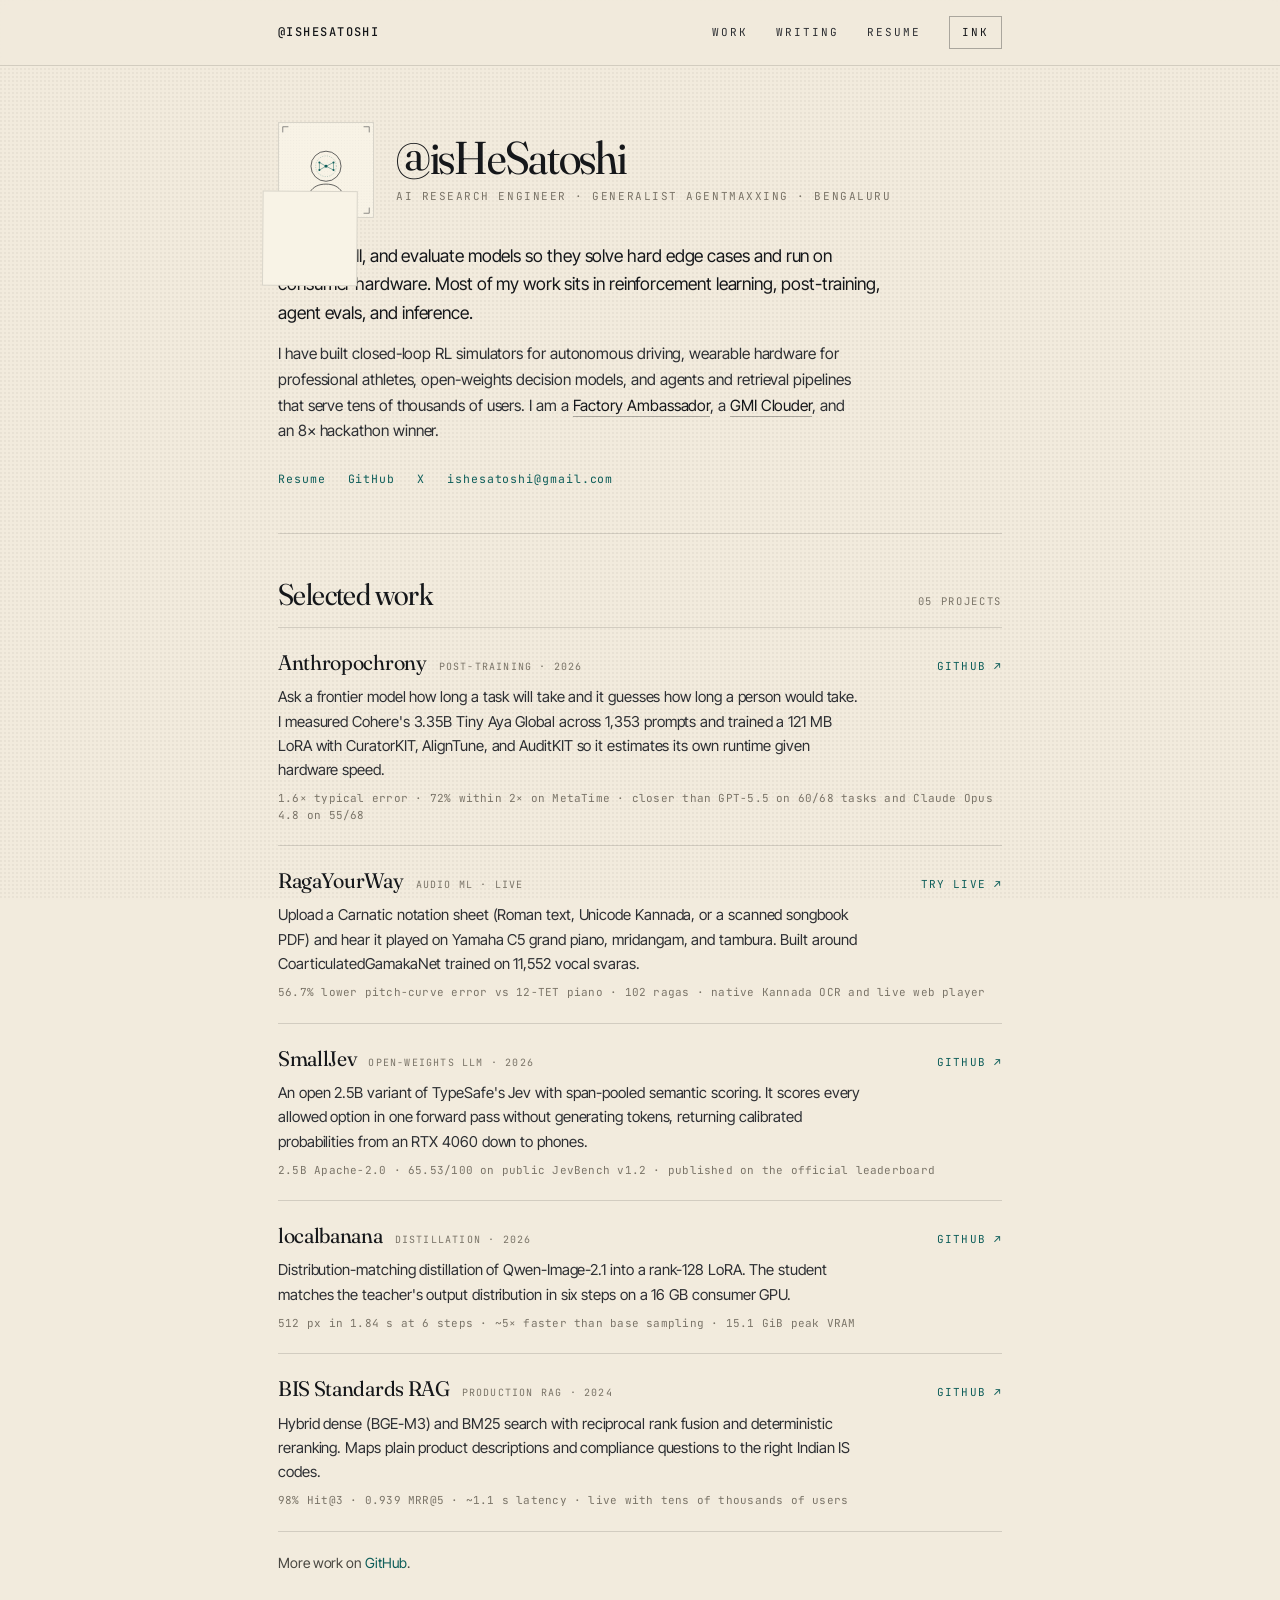
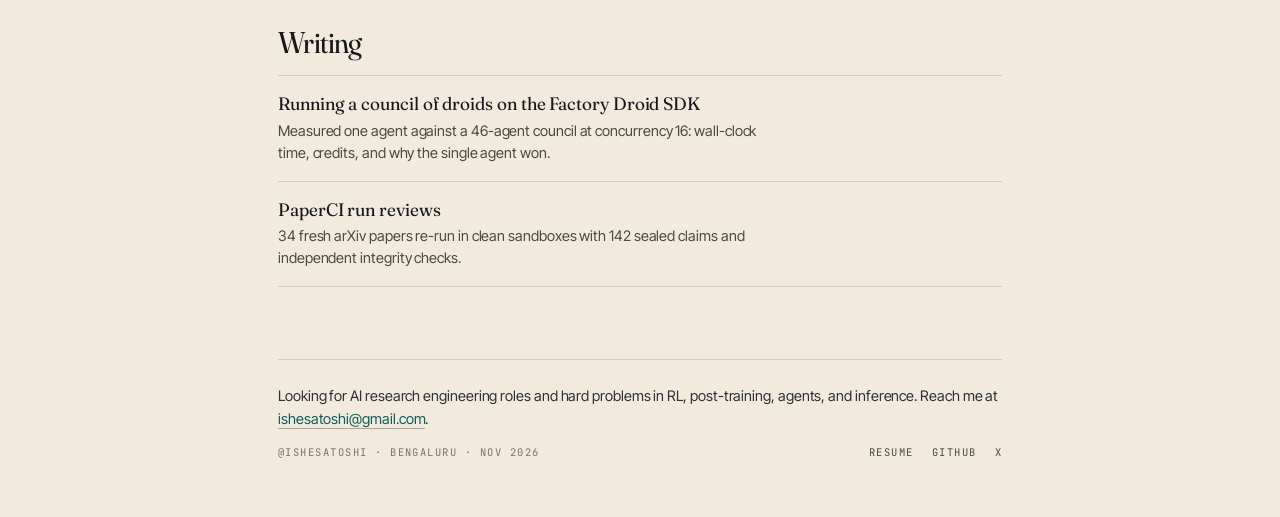
<file: index.html>
<!doctype html>
<html lang="en">
<head>
  <meta charset="UTF-8" />
  <meta name="viewport" content="width=device-width, initial-scale=1.0" />
  <meta name="theme-color" content="#F2EBDD" />
  <title>@isHeSatoshi</title>
  <meta name="description" content="@isHeSatoshi: AI research engineer, generalist agentmaxxing. Reinforcement learning, post-training, distillation, evals, and inference." />

  <link rel="icon" href="data:image/svg+xml;utf8,<svg xmlns='http://www.w3.org/2000/svg' viewBox='0 0 32 32'><rect width='32' height='32' fill='%23F2EBDD'/><circle cx='16' cy='16' r='9' fill='none' stroke='%2315171A' stroke-width='1.2'/><circle cx='16' cy='16' r='2.4' fill='%230E5E5A'/><line x1='16' y1='2' x2='16' y2='30' stroke='%2315171A' stroke-width='0.5'/><line x1='2' y1='16' x2='30' y2='16' stroke='%2315171A' stroke-width='0.5'/></svg>" />

  <link rel="preconnect" href="https://fonts.googleapis.com" />
  <link rel="preconnect" href="https://fonts.gstatic.com" crossorigin />
  <link href="https://fonts.googleapis.com/css2?family=Fraunces:opsz,wght,SOFT,WONK@9..144,300..700,0..100,0..1&family=Inter+Tight:wght@300;400;500;600;700&family=JetBrains+Mono:wght@300;400;500;600&display=swap" rel="stylesheet" />

  <link rel="stylesheet" href="styles.css" />

  <!-- Set theme before first paint to prevent surface flash -->
  <script>
    (function () {
      var k = 'ishesatoshi-theme', s = null;
      try { s = localStorage.getItem(k); } catch (e) {}
      var m = window.matchMedia('(prefers-color-scheme: dark)');
      var t = (s === 'ink' || s === 'paper') ? s : (m.matches ? 'ink' : 'paper');
      document.documentElement.setAttribute('data-theme', t);
    })();
  </script>
</head>
<body class="is-loading home">

  <a class="skip-link" href="#work">Skip to selected work</a>

  <!-- TOP NAV -->
  <header class="nav" role="banner">
    <div class="nav__inner nav__inner--narrow">
      <a class="nav__brand" href="#top" aria-label="Back to top">@isHeSatoshi</a>
      <nav class="nav__links" aria-label="Primary navigation">
        <a href="#work">Work</a>
        <a href="#writing">Writing</a>
        <a href="resume.html">Resume</a>
        <button class="nav__theme" type="button" data-theme-toggle aria-pressed="false">INK</button>
      </nav>
    </div>
    <span class="nav__progress" data-scroll-progress aria-hidden="true"></span>
  </header>

  <main class="home-shell" id="top">

    <!-- HERO -->
    <section class="hero" aria-labelledby="intro-title" data-chapter="Intro">
      <div class="hero__head">
        <figure class="hero__portrait" data-portrait-slot>
          <svg viewBox="0 0 200 200" class="scene-svg" aria-hidden="true">
            <defs>
              <pattern id="paperDots" x="0" y="0" width="6" height="6" patternUnits="userSpaceOnUse">
                <circle cx="0.6" cy="0.6" r="0.6" fill="#15171A" opacity="0.18"/>
              </pattern>
            </defs>
            <rect x="0" y="0" width="200" height="200" fill="url(#paperDots)"/>
            <path d="M8 8 L20 8 M8 8 L8 20" stroke="#15171A" stroke-width="1" fill="none"/>
            <path d="M192 8 L180 8 M192 8 L192 20" stroke="#15171A" stroke-width="1" fill="none"/>
            <path d="M8 192 L20 192 M8 192 L8 180" stroke="#15171A" stroke-width="1" fill="none"/>
            <path d="M192 192 L180 192 M192 192 L192 180" stroke="#15171A" stroke-width="1" fill="none"/>
            <path d="M55 200 C 55 150, 70 130, 100 130 C 130 130, 145 150, 145 200 Z" fill="none" stroke="#15171A" stroke-width="1.4" stroke-linejoin="round"/>
            <circle cx="100" cy="92" r="32" fill="none" stroke="#15171A" stroke-width="1.4"/>
            <g stroke="#0E5E5A" stroke-width="1" fill="none">
              <circle cx="100" cy="92" r="22" fill="none" stroke-dasharray="2 3" opacity="0.6"/>
              <line x1="86" y1="84" x2="100" y2="92"/>
              <line x1="100" y1="92" x2="116" y2="84"/>
              <line x1="86" y1="100" x2="100" y2="92"/>
              <line x1="100" y1="92" x2="116" y2="100"/>
              <line x1="86" y1="84" x2="86" y2="100"/>
              <line x1="116" y1="84" x2="116" y2="100"/>
            </g>
            <g fill="#0E5E5A">
              <circle cx="86" cy="84" r="2.2"/>
              <circle cx="86" cy="100" r="2.2"/>
              <circle cx="116" cy="84" r="2.2"/>
              <circle cx="116" cy="100" r="2.2"/>
              <circle cx="100" cy="92" r="3"/>
            </g>
          </svg>
          <div class="portrait-stage" data-companion role="button" tabindex="0" aria-label="Portrait companion: click to scroll to top">
            <span class="portrait-stage__aura" aria-hidden="true"></span>
            <video class="identity__film" data-film
                   data-src-light="assets/film/portrait.mp4"
                   data-poster-light="assets/film/portrait.jpg"
                   autoplay muted loop playsinline preload="auto"
                   disablepictureinpicture></video>
            <span class="portrait-stage__caption" data-companion-label aria-hidden="true"></span>
          </div>
        </figure>
        <div class="hero__title">
          <h1 id="intro-title">@isHeSatoshi</h1>
          <p class="hero__sub">AI Research Engineer &middot; Generalist Agentmaxxing &middot; Bengaluru</p>
        </div>
      </div>

      <p class="hero__lede">
        I train, distill, and evaluate models so they solve hard edge cases and run on consumer hardware. Most of my work sits in reinforcement learning, post-training, agent evals, and inference.
      </p>
      <p class="hero__body">
        I have built closed-loop RL simulators for autonomous driving, wearable hardware for professional athletes, open-weights decision models, and agents and retrieval pipelines that serve tens of thousands of users. I am a <a href="https://factory.ai" target="_blank" rel="noopener">Factory Ambassador</a>, a <a href="https://www.gmicloud.ai" target="_blank" rel="noopener">GMI Clouder</a>, and an 8&times; hackathon winner.
      </p>

      <ul class="hero__links" aria-label="Links">
        <li><a href="resume.html">Resume</a></li>
        <li><a href="https://github.com/isHeSatoshi" target="_blank" rel="noopener">GitHub</a></li>
        <li><a href="https://x.com/isHeSatoshi" target="_blank" rel="noopener">X</a></li>
        <li><a href="mailto:ishesatoshi@gmail.com">ishesatoshi@gmail.com</a></li>
      </ul>
    </section>

    <!-- SELECTED WORK -->
    <section class="block" id="work" aria-labelledby="work-title">
      <div class="block__head" data-reveal>
        <h2 id="work-title">Selected work</h2>
        <span class="block__meta">05 projects</span>
      </div>

      <ol class="work-list">

        <li class="work-item" data-reveal data-chapter="01 · Anthropochrony">
          <div class="work-item__top">
            <div class="work-item__heading">
              <h3><a href="https://github.com/isHeSatoshi/anthropochrony" target="_blank" rel="noopener">Anthropochrony</a></h3>
              <span class="work-item__tag">Post-training · 2026</span>
            </div>
            <a class="work-item__link" href="https://github.com/isHeSatoshi/anthropochrony" target="_blank" rel="noopener">GitHub <span aria-hidden="true">↗</span></a>
          </div>
          <p class="work-item__desc">
            Ask a frontier model how long a task will take and it guesses how long a person would take. I measured Cohere's 3.35B Tiny Aya Global across 1,353 prompts and trained a 121 MB LoRA with CuratorKIT, AlignTune, and AuditKIT so it estimates its own runtime given hardware speed.
          </p>
          <p class="work-item__stat">1.6&times; typical error &middot; 72% within 2&times; on MetaTime &middot; closer than GPT-5.5 on 60/68 tasks and Claude Opus 4.8 on 55/68</p>
        </li>

        <li class="work-item" data-reveal data-chapter="02 · RagaYourWay">
          <div class="work-item__top">
            <div class="work-item__heading">
              <h3><a href="https://ragayourway.pages.dev" target="_blank" rel="noopener">RagaYourWay</a></h3>
              <span class="work-item__tag">Audio ML · Live</span>
            </div>
            <a class="work-item__link" href="https://ragayourway.pages.dev" target="_blank" rel="noopener">Try live <span aria-hidden="true">↗</span></a>
          </div>
          <p class="work-item__desc">
            Upload a Carnatic notation sheet (Roman text, Unicode Kannada, or a scanned songbook PDF) and hear it played on Yamaha C5 grand piano, mridangam, and tambura. Built around CoarticulatedGamakaNet trained on 11,552 vocal svaras.
          </p>
          <p class="work-item__stat">56.7% lower pitch-curve error vs 12-TET piano &middot; 102 ragas &middot; native Kannada OCR and live web player</p>
        </li>

        <li class="work-item" data-reveal data-chapter="03 · SmallJev">
          <div class="work-item__top">
            <div class="work-item__heading">
              <h3><a href="https://github.com/isHeSatoshi/smalljev" target="_blank" rel="noopener">SmallJev</a></h3>
              <span class="work-item__tag">Open-weights LLM · 2026</span>
            </div>
            <a class="work-item__link" href="https://github.com/isHeSatoshi/smalljev" target="_blank" rel="noopener">GitHub <span aria-hidden="true">↗</span></a>
          </div>
          <p class="work-item__desc">
            An open 2.5B variant of TypeSafe's Jev with span-pooled semantic scoring. It scores every allowed option in one forward pass without generating tokens, returning calibrated probabilities from an RTX 4060 down to phones.
          </p>
          <p class="work-item__stat">2.5B Apache-2.0 &middot; 65.53/100 on public JevBench v1.2 &middot; published on the official leaderboard</p>
        </li>

        <li class="work-item" data-reveal data-chapter="04 · localbanana">
          <div class="work-item__top">
            <div class="work-item__heading">
              <h3><a href="https://github.com/isHeSatoshi/localbanana" target="_blank" rel="noopener">localbanana</a></h3>
              <span class="work-item__tag">Distillation · 2026</span>
            </div>
            <a class="work-item__link" href="https://github.com/isHeSatoshi/localbanana" target="_blank" rel="noopener">GitHub <span aria-hidden="true">↗</span></a>
          </div>
          <p class="work-item__desc">
            Distribution-matching distillation of Qwen-Image-2.1 into a rank-128 LoRA. The student matches the teacher's output distribution in six steps on a 16 GB consumer GPU.
          </p>
          <p class="work-item__stat">512 px in 1.84 s at 6 steps &middot; ~5&times; faster than base sampling &middot; 15.1 GiB peak VRAM</p>
        </li>

        <li class="work-item" data-reveal data-chapter="05 · BIS RAG">
          <div class="work-item__top">
            <div class="work-item__heading">
              <h3><a href="https://github.com/isHeSatoshi/bis_rag" target="_blank" rel="noopener">BIS Standards RAG</a></h3>
              <span class="work-item__tag">Production RAG · 2024</span>
            </div>
            <a class="work-item__link" href="https://github.com/isHeSatoshi/bis_rag" target="_blank" rel="noopener">GitHub <span aria-hidden="true">↗</span></a>
          </div>
          <p class="work-item__desc">
            Hybrid dense (BGE-M3) and BM25 search with reciprocal rank fusion and deterministic reranking. Maps plain product descriptions and compliance questions to the right Indian IS codes.
          </p>
          <p class="work-item__stat">98% Hit@3 &middot; 0.939 MRR@5 &middot; ~1.1 s latency &middot; live with tens of thousands of users</p>
        </li>

      </ol>

      <p class="archive-note" data-reveal>
        More work on <a href="https://github.com/isHeSatoshi" target="_blank" rel="noopener">GitHub</a>.
      </p>
    </section>

    <!-- WRITING -->
    <section class="block" id="writing" aria-labelledby="writing-title" data-chapter="Writing">
      <div class="block__head" data-reveal>
        <h2 id="writing-title">Writing</h2>
      </div>

      <ul class="notes-list">
        <li class="note-item" data-reveal data-chapter="Writing · Droid Council">
          <a href="droid-council.html">
            <span class="note-item__title">Running a council of droids on the Factory Droid SDK</span>
            <span class="note-item__desc">Measured one agent against a 46-agent council at concurrency 16: wall-clock time, credits, and why the single agent won.</span>
          </a>
        </li>
        <li class="note-item" data-reveal data-chapter="Writing · PaperCI">
          <a href="paperci-reviews/">
            <span class="note-item__title">PaperCI run reviews</span>
            <span class="note-item__desc">34 fresh arXiv papers re-run in clean sandboxes with 142 sealed claims and independent integrity checks.</span>
          </a>
        </li>
      </ul>
    </section>

  </main>

  <!-- QUIET MARGIN RAIL (desktop companion guide) -->
  <aside class="margin-rail" data-margin-rail aria-hidden="true">
    <span class="margin-rail__track"></span>
    <span class="margin-rail__fill" data-rail-fill></span>
  </aside>

  <!-- MINIMAL FOOTER -->
  <footer class="home-footer" id="contact" role="contentinfo" data-reveal data-chapter="Contact">
    <div class="home-footer__inner">
      <p class="home-footer__line">
        Looking for AI research engineering roles and hard problems in RL, post-training, agents, and inference. Reach me at <a href="mailto:ishesatoshi@gmail.com">ishesatoshi@gmail.com</a>.
      </p>
      <div class="home-footer__meta">
        <span>@isHeSatoshi &middot; Bengaluru &middot; Nov 2026</span>
        <nav aria-label="Footer links">
          <a href="resume.html">Resume</a>
          <a href="https://github.com/isHeSatoshi" target="_blank" rel="noopener">GitHub</a>
          <a href="https://x.com/isHeSatoshi" target="_blank" rel="noopener">X</a>
        </nav>
      </div>
    </div>
  </footer>

  <script src="script.js"></script>
</body>
</html>
</file>
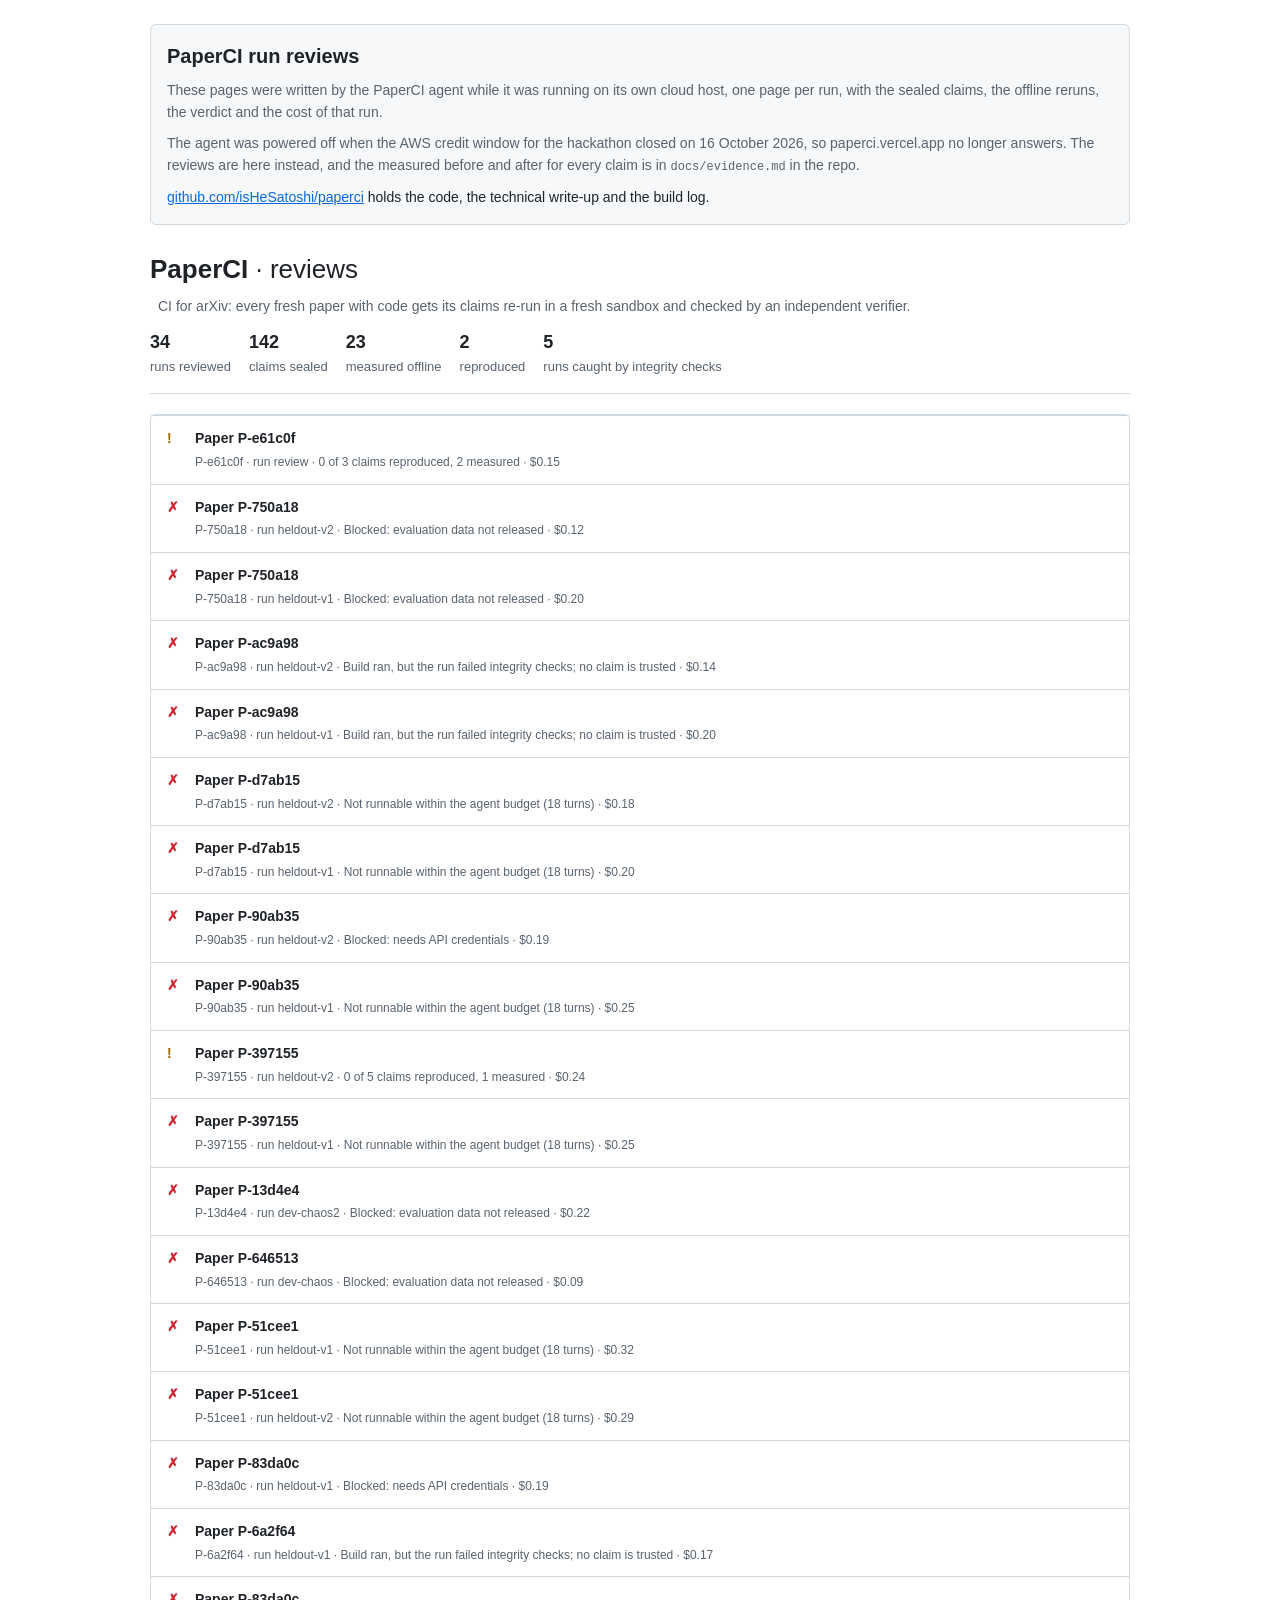
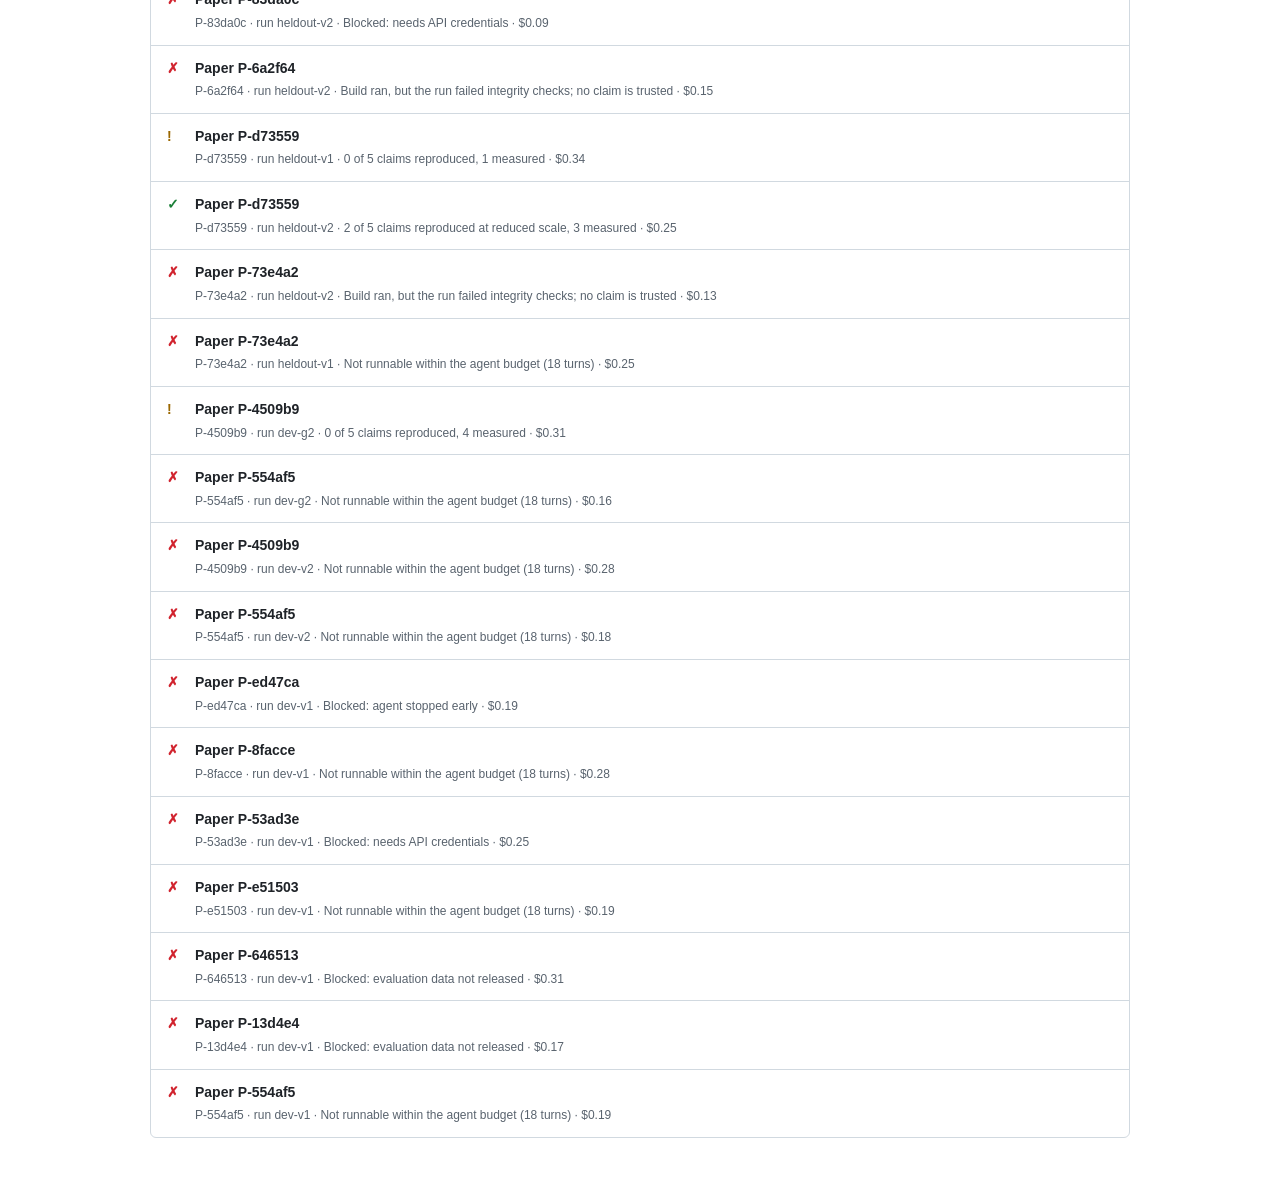
<file: paperci-reviews/index.html>
﻿<!doctype html><meta charset=utf-8><title>PaperCI reviews</title><style>
:root{--fg:#1f2328;--muted:#59636e;--line:#d1d9e0;--bg:#f6f8fa;--ok:#1a7f37;--warn:#9a6700;--bad:#d1242f;--na:#59636e;--acc:#8250df}
*{box-sizing:border-box}body{margin:0;font:14px/1.55 -apple-system,BlinkMacSystemFont,"Segoe UI",Helvetica,Arial,sans-serif;color:var(--fg);background:#fff}
.wrap{max-width:1012px;margin:0 auto;padding:24px 16px 64px}
.pr{border-bottom:1px solid var(--line);padding-bottom:16px;margin-bottom:20px}.pr h1{font-size:26px;font-weight:400;margin:0 0 6px}
.pr h1 b{font-weight:600}.pill{display:inline-flex;align-items:center;gap:6px;border-radius:2em;padding:4px 12px;color:#fff;font-weight:600;font-size:13px}
.pill.ok{background:var(--ok)}.pill.warn{background:var(--warn)}.pill.bad{background:var(--bad)}.pill.na{background:var(--na)}
.meta{color:var(--muted);margin-left:8px}
.comment{display:flex;gap:12px;margin:18px 0}.avatar{flex:0 0 40px;height:40px;border-radius:50%;background:linear-gradient(135deg,#8250df,#1f6feb);
color:#fff;font-weight:700;display:flex;align-items:center;justify-content:center;font-size:13px}
.box{flex:1;border:1px solid var(--line);border-radius:6px;overflow:hidden}.boxh{background:var(--bg);border-bottom:1px solid var(--line);padding:8px 16px;color:var(--muted)}
.boxh b{color:var(--fg)}.bot{border:1px solid var(--line);border-radius:2em;padding:0 7px;font-size:12px;margin-left:4px}
.boxb{padding:4px 16px 16px}h3{font-size:16px;margin:20px 0 8px;padding-bottom:6px;border-bottom:1px solid var(--line)}
table{border-collapse:collapse;width:100%;font-size:13px}th,td{border:1px solid var(--line);padding:6px 10px;text-align:left;vertical-align:top}th{background:var(--bg)}
.st{display:inline-block;border-radius:2em;padding:1px 9px;font-size:12px;font-weight:600;white-space:nowrap;border:1px solid}
.st.ok{color:var(--ok);border-color:#4ac26b;background:#dafbe1}.st.warn{color:var(--warn);border-color:#d4a72c;background:#fff8c5}
.st.bad{color:var(--bad);border-color:#ff8182;background:#ffebe9}.st.na{color:var(--na);border-color:var(--line);background:var(--bg)}
.q{color:var(--muted);font-size:12px;margin-top:3px}.mono{font-family:ui-monospace,SFMono-Regular,Consolas,monospace;font-size:12px}
.checks{border:1px solid var(--line);border-radius:6px}.ck{display:flex;gap:10px;padding:8px 14px;border-top:1px solid var(--line)}.ck:first-child{border-top:0}
.ck .i{width:16px;flex:0 0 16px;font-weight:700}.ck .i.ok{color:var(--ok)}.ck .i.bad{color:var(--bad)}.ck .i.warn{color:var(--warn)}.ck .i.na{color:var(--na)}
.ck .n{font-weight:600;min-width:120px}
.sg{border:1px solid var(--line);border-left:3px solid var(--acc);border-radius:6px;padding:10px 14px;margin:8px 0}.sg b{display:block;margin-bottom:2px}
details{border:1px solid var(--line);border-radius:6px;margin-top:14px}summary{cursor:pointer;padding:8px 14px;background:var(--bg);font-weight:600}
pre{margin:0;padding:12px 14px;overflow:auto;background:#0d1117;color:#e6edf3;font-size:12px;line-height:1.45}
.bar{display:flex;height:10px;border-radius:6px;overflow:hidden;margin:10px 0 4px;background:var(--bg)}.bar span{display:block}
.pipe{display:flex;gap:6px;flex-wrap:wrap;margin:6px 0 4px}.stp{display:flex;align-items:center;gap:6px;border:1px solid var(--line);
border-radius:6px;padding:4px 10px;font-size:12px;font-weight:600;background:#fff}.stp .q{margin:0;font-weight:400}
.stp.ok{border-color:#4ac26b}.stp.ok .i{color:var(--ok)}.stp.bad{border-color:#ff8182}.stp.bad .i{color:var(--bad)}
.stp.warn{border-color:#d4a72c}.stp.warn .i{color:var(--warn)}.stp.na{color:var(--muted)}
.foot{color:var(--muted);font-size:12px;margin-top:18px}.sum{display:flex;gap:18px;flex-wrap:wrap;color:var(--muted);font-size:13px}
.sum b{color:var(--fg);font-size:18px;display:block}
.row{display:flex;gap:12px;padding:12px 16px;border-top:1px solid var(--line);color:inherit;text-decoration:none}.row:hover{background:var(--bg)}.row .i{font-weight:700;width:16px}.row .i.ok{color:var(--ok)}.row .i.bad{color:var(--bad)}.row .i.warn{color:var(--warn)}.row .i.na{color:var(--na)}.t{display:flex;flex-direction:column}.list{border:1px solid var(--line);border-radius:6px}</style><div class=wrap>
<div class=pr style="background:#f6f8fa;border:1px solid #d1d9e0;border-radius:6px;padding:16px;margin-bottom:24px">
<h1 style="font-size:20px;margin:0 0 8px"><b>PaperCI run reviews</b></h1>
<p style="margin:0 0 10px;color:#59636e">These pages were written by the PaperCI agent while it was running on its own cloud host, one page per run, with the sealed claims, the offline reruns, the verdict and the cost of that run.</p>
<p style="margin:0 0 10px;color:#59636e">The agent was powered off when the AWS credit window for the hackathon closed on 16 October 2026, so paperci.vercel.app no longer answers. The reviews are here instead, and the measured before and after for every claim is in <span class=mono>docs/evidence.md</span> in the repo.</p>
<p style="margin:0"><a href="https://github.com/isHeSatoshi/paperci" style="color:#0969da">github.com/isHeSatoshi/paperci</a> holds the code, the technical write-up and the build log.</p>
</div><div class=pr><h1><b>PaperCI</b> &middot; reviews</h1><span class=meta>CI for arXiv: every fresh paper with code gets its claims re-run in a fresh sandbox and checked by an independent verifier.</span><div class=sum style='margin-top:12px'><div><b>34</b>runs reviewed</div><div><b>142</b>claims sealed</div><div><b>23</b>measured offline</div><div><b>2</b>reproduced</div><div><b>5</b>runs caught by integrity checks</div></div></div><div class=list><a class=row href='P-e61c0f-review.html'><span class='i warn'>!</span><span class=t><b>Paper P-e61c0f</b><span class=q>P-e61c0f &middot; run review &middot; 0 of 3 claims reproduced, 2 measured &middot; $0.15</span></span></a><a class=row href='P-750a18-heldout-v2.html'><span class='i bad'>&#10007;</span><span class=t><b>Paper P-750a18</b><span class=q>P-750a18 &middot; run heldout-v2 &middot; Blocked: evaluation data not released &middot; $0.12</span></span></a><a class=row href='P-750a18-heldout-v1.html'><span class='i bad'>&#10007;</span><span class=t><b>Paper P-750a18</b><span class=q>P-750a18 &middot; run heldout-v1 &middot; Blocked: evaluation data not released &middot; $0.20</span></span></a><a class=row href='P-ac9a98-heldout-v2.html'><span class='i bad'>&#10007;</span><span class=t><b>Paper P-ac9a98</b><span class=q>P-ac9a98 &middot; run heldout-v2 &middot; Build ran, but the run failed integrity checks; no claim is trusted &middot; $0.14</span></span></a><a class=row href='P-ac9a98-heldout-v1.html'><span class='i bad'>&#10007;</span><span class=t><b>Paper P-ac9a98</b><span class=q>P-ac9a98 &middot; run heldout-v1 &middot; Build ran, but the run failed integrity checks; no claim is trusted &middot; $0.20</span></span></a><a class=row href='P-d7ab15-heldout-v2.html'><span class='i bad'>&#10007;</span><span class=t><b>Paper P-d7ab15</b><span class=q>P-d7ab15 &middot; run heldout-v2 &middot; Not runnable within the agent budget (18 turns) &middot; $0.18</span></span></a><a class=row href='P-d7ab15-heldout-v1.html'><span class='i bad'>&#10007;</span><span class=t><b>Paper P-d7ab15</b><span class=q>P-d7ab15 &middot; run heldout-v1 &middot; Not runnable within the agent budget (18 turns) &middot; $0.20</span></span></a><a class=row href='P-90ab35-heldout-v2.html'><span class='i bad'>&#10007;</span><span class=t><b>Paper P-90ab35</b><span class=q>P-90ab35 &middot; run heldout-v2 &middot; Blocked: needs API credentials &middot; $0.19</span></span></a><a class=row href='P-90ab35-heldout-v1.html'><span class='i bad'>&#10007;</span><span class=t><b>Paper P-90ab35</b><span class=q>P-90ab35 &middot; run heldout-v1 &middot; Not runnable within the agent budget (18 turns) &middot; $0.25</span></span></a><a class=row href='P-397155-heldout-v2.html'><span class='i warn'>!</span><span class=t><b>Paper P-397155</b><span class=q>P-397155 &middot; run heldout-v2 &middot; 0 of 5 claims reproduced, 1 measured &middot; $0.24</span></span></a><a class=row href='P-397155-heldout-v1.html'><span class='i bad'>&#10007;</span><span class=t><b>Paper P-397155</b><span class=q>P-397155 &middot; run heldout-v1 &middot; Not runnable within the agent budget (18 turns) &middot; $0.25</span></span></a><a class=row href='P-13d4e4-dev-chaos2.html'><span class='i bad'>&#10007;</span><span class=t><b>Paper P-13d4e4</b><span class=q>P-13d4e4 &middot; run dev-chaos2 &middot; Blocked: evaluation data not released &middot; $0.22</span></span></a><a class=row href='P-646513-dev-chaos.html'><span class='i bad'>&#10007;</span><span class=t><b>Paper P-646513</b><span class=q>P-646513 &middot; run dev-chaos &middot; Blocked: evaluation data not released &middot; $0.09</span></span></a><a class=row href='P-51cee1-heldout-v1.html'><span class='i bad'>&#10007;</span><span class=t><b>Paper P-51cee1</b><span class=q>P-51cee1 &middot; run heldout-v1 &middot; Not runnable within the agent budget (18 turns) &middot; $0.32</span></span></a><a class=row href='P-51cee1-heldout-v2.html'><span class='i bad'>&#10007;</span><span class=t><b>Paper P-51cee1</b><span class=q>P-51cee1 &middot; run heldout-v2 &middot; Not runnable within the agent budget (18 turns) &middot; $0.29</span></span></a><a class=row href='P-83da0c-heldout-v1.html'><span class='i bad'>&#10007;</span><span class=t><b>Paper P-83da0c</b><span class=q>P-83da0c &middot; run heldout-v1 &middot; Blocked: needs API credentials &middot; $0.19</span></span></a><a class=row href='P-6a2f64-heldout-v1.html'><span class='i bad'>&#10007;</span><span class=t><b>Paper P-6a2f64</b><span class=q>P-6a2f64 &middot; run heldout-v1 &middot; Build ran, but the run failed integrity checks; no claim is trusted &middot; $0.17</span></span></a><a class=row href='P-83da0c-heldout-v2.html'><span class='i bad'>&#10007;</span><span class=t><b>Paper P-83da0c</b><span class=q>P-83da0c &middot; run heldout-v2 &middot; Blocked: needs API credentials &middot; $0.09</span></span></a><a class=row href='P-6a2f64-heldout-v2.html'><span class='i bad'>&#10007;</span><span class=t><b>Paper P-6a2f64</b><span class=q>P-6a2f64 &middot; run heldout-v2 &middot; Build ran, but the run failed integrity checks; no claim is trusted &middot; $0.15</span></span></a><a class=row href='P-d73559-heldout-v1.html'><span class='i warn'>!</span><span class=t><b>Paper P-d73559</b><span class=q>P-d73559 &middot; run heldout-v1 &middot; 0 of 5 claims reproduced, 1 measured &middot; $0.34</span></span></a><a class=row href='P-d73559-heldout-v2.html'><span class='i ok'>&#10003;</span><span class=t><b>Paper P-d73559</b><span class=q>P-d73559 &middot; run heldout-v2 &middot; 2 of 5 claims reproduced at reduced scale, 3 measured &middot; $0.25</span></span></a><a class=row href='P-73e4a2-heldout-v2.html'><span class='i bad'>&#10007;</span><span class=t><b>Paper P-73e4a2</b><span class=q>P-73e4a2 &middot; run heldout-v2 &middot; Build ran, but the run failed integrity checks; no claim is trusted &middot; $0.13</span></span></a><a class=row href='P-73e4a2-heldout-v1.html'><span class='i bad'>&#10007;</span><span class=t><b>Paper P-73e4a2</b><span class=q>P-73e4a2 &middot; run heldout-v1 &middot; Not runnable within the agent budget (18 turns) &middot; $0.25</span></span></a><a class=row href='P-4509b9-dev-g2.html'><span class='i warn'>!</span><span class=t><b>Paper P-4509b9</b><span class=q>P-4509b9 &middot; run dev-g2 &middot; 0 of 5 claims reproduced, 4 measured &middot; $0.31</span></span></a><a class=row href='P-554af5-dev-g2.html'><span class='i bad'>&#10007;</span><span class=t><b>Paper P-554af5</b><span class=q>P-554af5 &middot; run dev-g2 &middot; Not runnable within the agent budget (18 turns) &middot; $0.16</span></span></a><a class=row href='P-4509b9-dev-v2.html'><span class='i bad'>&#10007;</span><span class=t><b>Paper P-4509b9</b><span class=q>P-4509b9 &middot; run dev-v2 &middot; Not runnable within the agent budget (18 turns) &middot; $0.28</span></span></a><a class=row href='P-554af5-dev-v2.html'><span class='i bad'>&#10007;</span><span class=t><b>Paper P-554af5</b><span class=q>P-554af5 &middot; run dev-v2 &middot; Not runnable within the agent budget (18 turns) &middot; $0.18</span></span></a><a class=row href='P-ed47ca-dev-v1.html'><span class='i bad'>&#10007;</span><span class=t><b>Paper P-ed47ca</b><span class=q>P-ed47ca &middot; run dev-v1 &middot; Blocked: agent stopped early &middot; $0.19</span></span></a><a class=row href='P-8facce-dev-v1.html'><span class='i bad'>&#10007;</span><span class=t><b>Paper P-8facce</b><span class=q>P-8facce &middot; run dev-v1 &middot; Not runnable within the agent budget (18 turns) &middot; $0.28</span></span></a><a class=row href='P-53ad3e-dev-v1.html'><span class='i bad'>&#10007;</span><span class=t><b>Paper P-53ad3e</b><span class=q>P-53ad3e &middot; run dev-v1 &middot; Blocked: needs API credentials &middot; $0.25</span></span></a><a class=row href='P-e51503-dev-v1.html'><span class='i bad'>&#10007;</span><span class=t><b>Paper P-e51503</b><span class=q>P-e51503 &middot; run dev-v1 &middot; Not runnable within the agent budget (18 turns) &middot; $0.19</span></span></a><a class=row href='P-646513-dev-v1.html'><span class='i bad'>&#10007;</span><span class=t><b>Paper P-646513</b><span class=q>P-646513 &middot; run dev-v1 &middot; Blocked: evaluation data not released &middot; $0.31</span></span></a><a class=row href='P-13d4e4-dev-v1.html'><span class='i bad'>&#10007;</span><span class=t><b>Paper P-13d4e4</b><span class=q>P-13d4e4 &middot; run dev-v1 &middot; Blocked: evaluation data not released &middot; $0.17</span></span></a><a class=row href='P-554af5-dev-v1.html'><span class='i bad'>&#10007;</span><span class=t><b>Paper P-554af5</b><span class=q>P-554af5 &middot; run dev-v1 &middot; Not runnable within the agent budget (18 turns) &middot; $0.19</span></span></a></div></div>
</file>
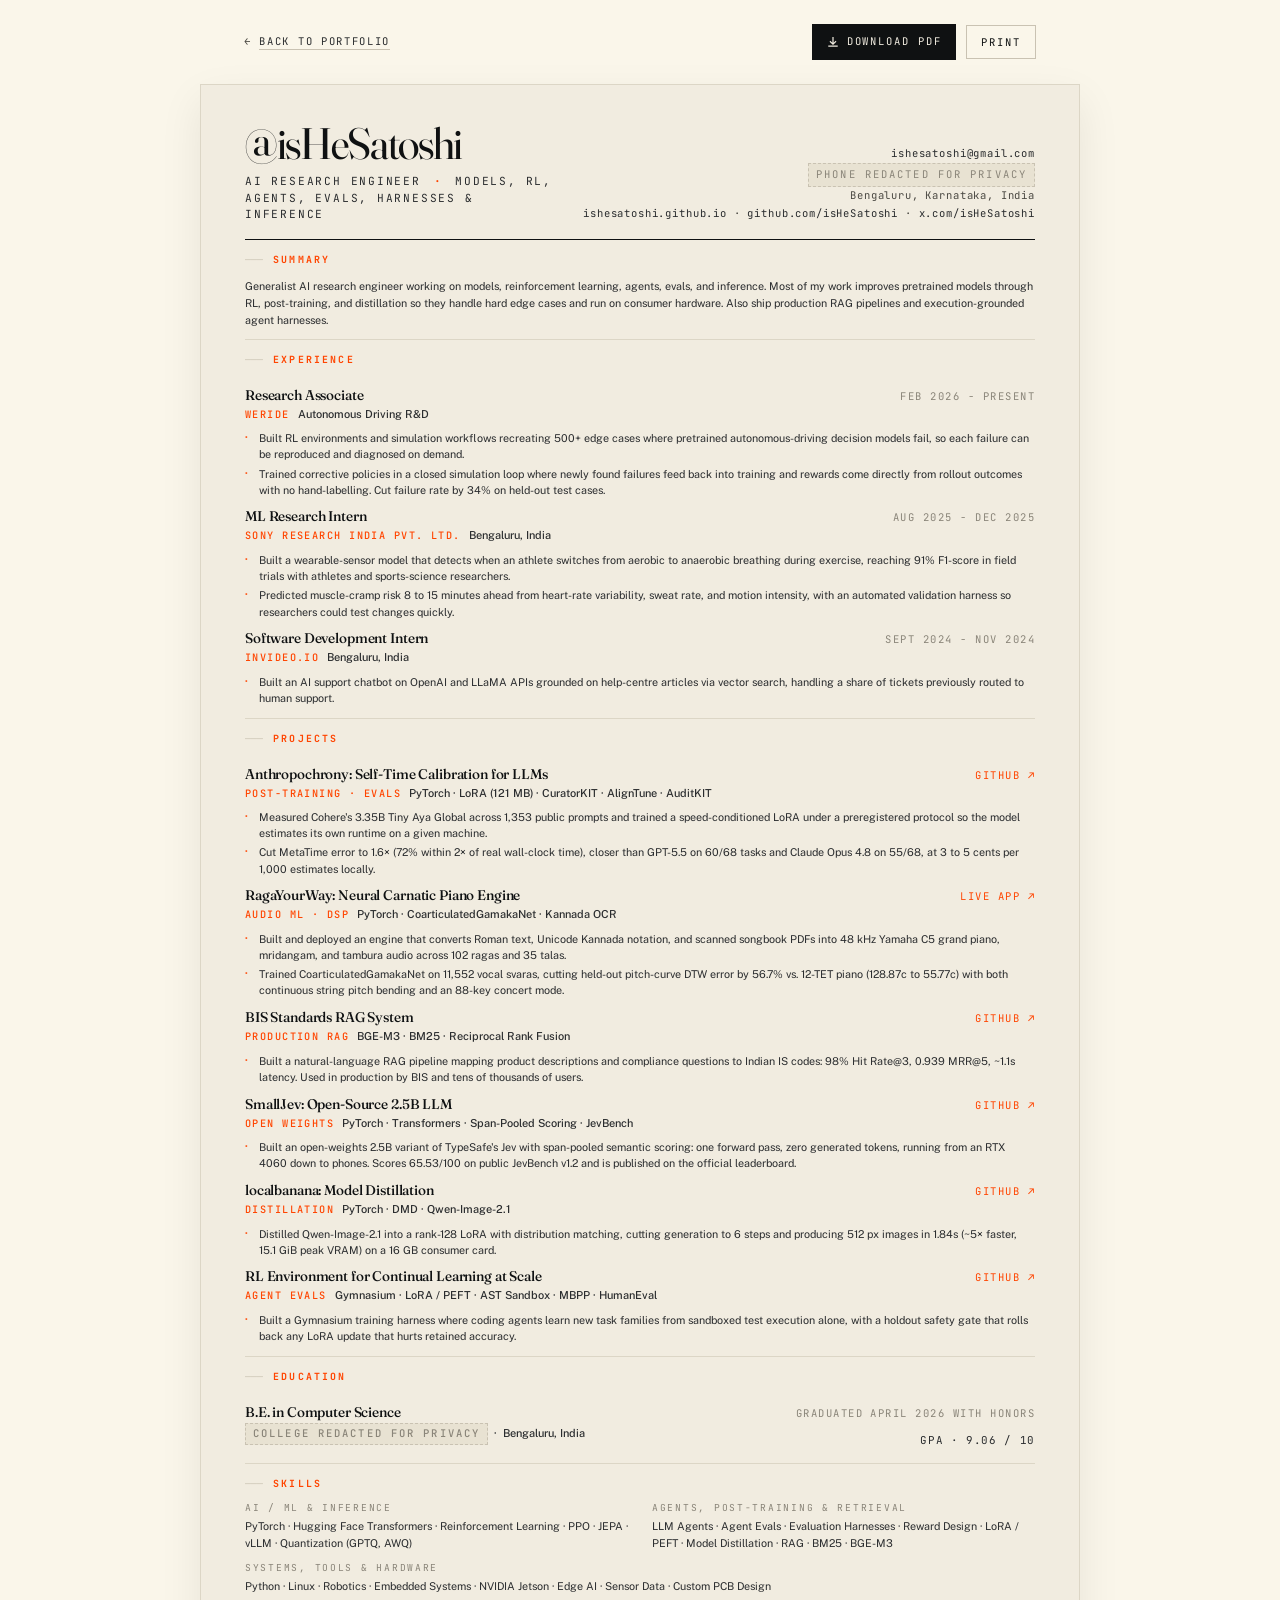
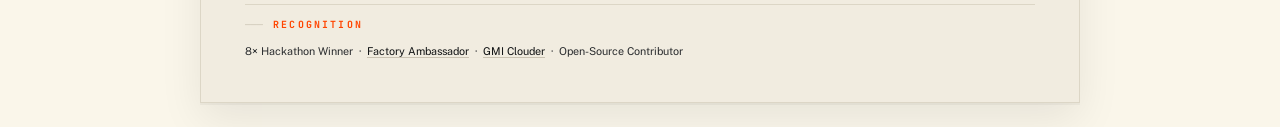
<file: resume.html>
<!doctype html>
<html lang="en">
<head>
  <meta charset="UTF-8" />
  <meta name="viewport" content="width=device-width, initial-scale=1.0" />
  <meta name="color-scheme" content="only light" />
  <title>@isHeSatoshi - Resume</title>
  <meta name="description" content="@isHeSatoshi: AI Research Engineer working on models, reinforcement learning, agents, evals, harnesses, and inference." />

  <link rel="preconnect" href="https://fonts.googleapis.com" />
  <link rel="preconnect" href="https://fonts.gstatic.com" crossorigin />
  <link href="https://fonts.googleapis.com/css2?family=Fraunces:opsz,wght,SOFT,WONK@9..144,300..600,0..100,0..1&family=Public+Sans:wght@300;400;500;600&family=JetBrains+Mono:wght@300;400;500;600&display=swap" rel="stylesheet" />

  <style>
    /* =========================================================
         RESUME · @isHeSatoshi — print-optimized, 1-page A4
         ========================================================= */
    :root {
      --ink:       #0F1112;
      --ink-2:     #2A2C2E;
      --ink-3:     #4A4842;
      --ink-mute:  #8A8579;
      --ink-faint: #B5AFA0;
      --rule:      #C9C2B2;
      --rule-soft: #DCD6C6;
      --paper:     #F1ECE0;
      --paper-2:   #E8E2D2;
      --paper-3:   #FAF6EA;
      --signal:    #FF4500;
      --signal-soft: rgba(255, 69, 0, 0.08);

      --ff-display: 'Fraunces', 'Times New Roman', Georgia, serif;
      --ff-body:    'Public Sans', -apple-system, BlinkMacSystemFont, 'Segoe UI', sans-serif;
      --ff-mono:    'JetBrains Mono', 'SF Mono', Menlo, Consolas, monospace;
    }

    *, *::before, *::after { box-sizing: border-box; }
    html { -webkit-text-size-adjust: 100%; text-rendering: optimizeLegibility; -webkit-font-smoothing: antialiased; }
    body {
      margin: 0;
      font-family: var(--ff-body);
      font-size: 11px;
      line-height: 1.5;
      color: var(--ink);
      background: var(--paper-3);
    }
    ::selection { background: var(--signal); color: var(--paper); }

    .page {
      max-width: 880px;
      margin: 24px auto;
      padding: 36px 44px 32px;
      background: var(--paper);
      border: 1px solid var(--rule-soft);
      box-shadow: 0 2px 0 rgba(15,17,18,0.04), 0 16px 40px rgba(15,17,18,0.08);
      position: relative;
    }

    /* ---------- toolbar (screen only) ---------- */
    .toolbar {
      max-width: 880px;
      margin: 24px auto 0;
      padding: 0 44px;
      display: flex;
      align-items: center;
      justify-content: space-between;
      gap: 12px;
      font-family: var(--ff-mono);
      font-size: 0.66rem;
      letter-spacing: 0.16em;
      text-transform: uppercase;
      color: var(--ink-3);
    }
    .toolbar__left a {
      color: var(--ink-2);
      text-decoration: none;
      border-bottom: 1px solid var(--rule);
      padding-bottom: 1px;
    }
    .toolbar__left a:hover { color: var(--signal); border-color: var(--signal); }
    .toolbar__actions {
      display: inline-flex;
      align-items: center;
      gap: 10px;
    }
    .toolbar__cta {
      display: inline-flex; align-items: center; gap: 8px;
      padding: 9px 14px;
      background: var(--ink);
      color: var(--paper);
      border: 1px solid var(--ink);
      border-radius: 0;
      text-decoration: none;
      font-family: var(--ff-mono);
      font-size: 0.66rem;
      letter-spacing: 0.18em;
      text-transform: uppercase;
      cursor: pointer;
      transition: all 160ms ease;
    }
    .toolbar__cta:hover { background: var(--signal); border-color: var(--signal); color: var(--paper); }
    .toolbar__cta:active { transform: translateY(1px); }
    .toolbar__cta--ghost {
      background: transparent;
      color: var(--ink);
      border-color: var(--rule);
    }
    .toolbar__cta--ghost:hover {
      background: transparent;
      color: var(--signal);
      border-color: var(--signal);
    }
    .toolbar__cta svg { width: 12px; height: 12px; }

    /* ---------- header ---------- */
    .hd {
      display: grid;
      grid-template-columns: 1fr auto;
      gap: 24px;
      align-items: end;
      padding-bottom: 16px;
      border-bottom: 1.5px solid var(--ink);
    }
    .hd__name {
      font-family: var(--ff-display);
      font-variation-settings: 'opsz' 144, 'SOFT' 0, 'WONK' 0;
      font-size: 44px;
      line-height: 1;
      letter-spacing: -0.03em;
      font-weight: 400;
      color: var(--ink);
      margin: 0 0 8px;
    }
    .hd__role {
      font-family: var(--ff-mono);
      font-size: 0.7rem;
      letter-spacing: 0.16em;
      text-transform: uppercase;
      color: var(--ink-2);
      margin: 0;
    }
    .hd__role em {
      font-style: normal;
      color: var(--signal);
      font-weight: 600;
      margin: 0 4px;
    }
    .hd__contact {
      font-family: var(--ff-mono);
      font-size: 0.66rem;
      letter-spacing: 0.08em;
      color: var(--ink-3);
      text-align: right;
      line-height: 1.7;
    }
    .hd__contact a { color: var(--ink-2); text-decoration: none; border-bottom: 1px solid transparent; }
    .hd__contact a:hover { color: var(--signal); border-color: var(--signal); }

    /* Redacted PII */
    .redact {
      display: inline-block;
      font-family: var(--ff-mono);
      font-size: 0.66rem;
      letter-spacing: 0.2em;
      text-transform: uppercase;
      color: var(--ink-mute);
      background: var(--paper-2);
      border: 1px dashed var(--rule);
      padding: 2px 7px;
    }

    /* ---------- sections ---------- */
    section {
      padding: 13px 0 10px;
      border-bottom: 1px solid var(--rule-soft);
    }
    section:last-of-type { border-bottom: 0; }
    .item { page-break-inside: avoid; break-inside: avoid; }
    .sec__kicker {
      display: flex;
      align-items: center;
      gap: 10px;
      font-family: var(--ff-mono);
      font-size: 0.62rem;
      letter-spacing: 0.22em;
      text-transform: uppercase;
      color: var(--signal);
      margin: 0 0 10px;
      break-after: avoid;
      page-break-after: avoid;
    }
    .sec__kicker::before {
      content: '———';
      color: var(--rule);
      letter-spacing: 0;
      font-weight: 300;
    }

    .row {
      display: grid;
      grid-template-columns: 1fr auto;
      gap: 24px;
      align-items: baseline;
      margin: 0 0 4px;
    }
    .row__title {
      font-family: var(--ff-display);
      font-variation-settings: 'opsz' 50, 'SOFT' 0, 'WONK' 0;
      font-size: 14px;
      font-weight: 500;
      letter-spacing: -0.01em;
      color: var(--ink);
      margin: 0;
    }
    .row__org {
      font-family: var(--ff-body);
      font-size: 11px;
      font-weight: 500;
      color: var(--ink-2);
      margin: 0 0 4px;
    }
    .row__org em {
      font-family: var(--ff-mono);
      font-style: normal;
      font-size: 0.64rem;
      letter-spacing: 0.14em;
      text-transform: uppercase;
      color: var(--signal);
      margin-right: 8px;
    }
    .row__date {
      font-family: var(--ff-mono);
      font-size: 0.66rem;
      letter-spacing: 0.14em;
      text-transform: uppercase;
      color: var(--ink-mute);
      white-space: nowrap;
      text-align: right;
    }
    .row__date a { color: var(--signal); text-decoration: none; border-bottom: 1px solid transparent; transition: border-color 160ms ease; }
    .row__date a:hover { border-bottom-color: var(--signal); }
    .row__gpa {
      font-family: var(--ff-mono);
      font-size: 0.68rem;
      letter-spacing: 0.06em;
      color: var(--ink-2);
      margin: 2px 0 0;
      text-align: right;
    }

    ul.bullets {
      list-style: none;
      margin: 4px 0 13px;
      padding: 0;
      display: flex;
      flex-direction: column;
      gap: 3px;
    }
    ul.bullets:last-child { margin-bottom: 2px; }
    ul.bullets li {
      position: relative;
      padding-left: 14px;
      font-size: 10.8px;
      line-height: 1.5;
      color: var(--ink-2);
    }
    ul.bullets li::before {
      content: '·';
      position: absolute;
      left: 0;
      top: -1px;
      color: var(--signal);
      font-weight: 700;
    }

    /* ---------- skill groups ---------- */
    .skills {
      display: grid;
      grid-template-columns: 1fr 1fr;
      gap: 9px 24px;
    }
    .skills__group { font-size: 10.8px; line-height: 1.55; color: var(--ink-2); }
    .skills__group--wide { grid-column: 1 / -1; }
    .skills__k {
      font-family: var(--ff-mono);
      font-size: 0.6rem;
      letter-spacing: 0.18em;
      text-transform: uppercase;
      color: var(--ink-mute);
      margin: 0 0 2px;
    }

    /* ---------- recognition ---------- */
    .recog {
      display: grid;
      grid-template-columns: 1fr;
      gap: 6px;
    }
    .recog__line { font-size: 10.8px; line-height: 1.55; color: var(--ink-2); margin: 0; }
    .recog__line a { color: var(--ink); text-decoration: none; border-bottom: 1px solid var(--rule); }
    .recog__line a:hover { color: var(--signal); border-color: var(--signal); }

    /* ---------- summary ---------- */
    .interests {
      font-size: 10.8px;
      line-height: 1.58;
      color: var(--ink-2);
      margin: 0;
    }

    /* ---------- print (single-page A4) ---------- */
    @media print {
      @page {
        size: A4;
        margin: 8mm 11mm 7mm;
      }
      body { background: white; font-size: 8.6px; line-height: 1.3; }
      .toolbar, .no-print { display: none !important; }
      .page {
        margin: 0;
        padding: 0;
        max-width: none;
        border: 0;
        box-shadow: none;
        background: white;
      }
      .hd { padding-bottom: 8px; gap: 16px; }
      .hd__name { font-size: 28px; margin-bottom: 3px; }
      .hd__role { font-size: 0.62rem; }
      .hd__contact { font-size: 0.59rem; line-height: 1.48; }
      section { padding: 6px 0 5px; }
      .sec__kicker { margin-bottom: 4px; font-size: 0.56rem; }
      .row { margin-bottom: 1.5px; }
      .row__title { font-size: 11px; }
      .row__org { font-size: 8.6px; margin-bottom: 1.5px; }
      .row__org em { font-size: 0.56rem; }
      .row__date { font-size: 0.56rem; }
      .row__gpa { font-size: 0.58rem; margin-top: 1px; }
      ul.bullets { margin: 1.5px 0 4.5px; gap: 1.5px; }
      ul.bullets li, .recog__line, .skills__group, .interests { font-size: 8.5px; line-height: 1.32; }
      .skills { gap: 4px 18px; }
      .skills__k { font-size: 0.53rem; margin-bottom: 1px; }
    }

    @media (max-width: 720px) {
      .toolbar { flex-direction: column; align-items: stretch; padding: 0 20px; }
      .toolbar__left { text-align: center; }
      .toolbar__actions { justify-content: center; }
      .page { padding: 24px 20px; margin: 16px 12px; }
      .hd { grid-template-columns: 1fr; }
      .hd__contact { text-align: left; }
      .row { grid-template-columns: 1fr; gap: 2px; }
      .row__date, .row__gpa { text-align: left; }
      .skills { grid-template-columns: 1fr; }
    }
  </style>
</head>
<body>

  <div class="toolbar no-print" role="toolbar">
    <div class="toolbar__left">
      &larr; <a href="index.html">back to portfolio</a>
    </div>
    <div class="toolbar__actions">
      <a class="toolbar__cta" href="resume.pdf" download="isHeSatoshi-Resume.pdf">
        <svg viewBox="0 0 16 16" fill="none" stroke="currentColor" stroke-width="1.6" aria-hidden="true">
          <path d="M8 2v8M4.5 7.5 8 11l3.5-3.5M2.5 13.5h11" stroke-linecap="square" />
        </svg>
        Download PDF
      </a>
      <button class="toolbar__cta toolbar__cta--ghost" id="print-btn" type="button" aria-label="Print resume">
        Print
      </button>
    </div>
  </div>

  <main class="page" role="main">

    <!-- ============== HEADER ============== -->
    <header class="hd">
      <div>
        <h1 class="hd__name">@isHeSatoshi</h1>
        <p class="hd__role">AI Research Engineer <em>&middot;</em> Models, RL, Agents, Evals, Harnesses &amp; Inference</p>
      </div>
      <div class="hd__contact">
        <a href="mailto:ishesatoshi@gmail.com">ishesatoshi@gmail.com</a><br/>
        <span class="redact">Phone redacted for privacy</span><br/>
        Bengaluru, Karnataka, India<br/>
        <a href="https://ishesatoshi.github.io">ishesatoshi.github.io</a> &middot; <a href="https://github.com/isHeSatoshi" target="_blank" rel="noopener">github.com/isHeSatoshi</a> &middot; <a href="https://x.com/isHeSatoshi" target="_blank" rel="noopener">x.com/isHeSatoshi</a>
      </div>
    </header>

    <!-- ============== SUMMARY ============== -->
    <section aria-labelledby="sec-sum">
      <h2 class="sec__kicker" id="sec-sum">Summary</h2>
      <p class="interests">Generalist AI research engineer working on models, reinforcement learning, agents, evals, and inference. Most of my work improves pretrained models through RL, post-training, and distillation so they handle hard edge cases and run on consumer hardware. Also ship production RAG pipelines and execution-grounded agent harnesses.</p>
    </section>

    <!-- ============== EXPERIENCE ============== -->
    <section aria-labelledby="sec-exp">
      <h2 class="sec__kicker" id="sec-exp">Experience</h2>

      <div class="item">
        <div class="row">
          <div>
            <p class="row__title">Research Associate</p>
            <p class="row__org"><em>WeRide</em>Autonomous Driving R&amp;D</p>
          </div>
          <p class="row__date">Feb 2026 - Present</p>
        </div>
        <ul class="bullets">
          <li>Built RL environments and simulation workflows recreating 500+ edge cases where pretrained autonomous-driving decision models fail, so each failure can be reproduced and diagnosed on demand.</li>
          <li>Trained corrective policies in a closed simulation loop where newly found failures feed back into training and rewards come directly from rollout outcomes with no hand-labelling. Cut failure rate by 34% on held-out test cases.</li>
        </ul>
      </div>

      <div class="item">
        <div class="row">
          <div>
            <p class="row__title">ML Research Intern</p>
            <p class="row__org"><em>Sony Research India Pvt. Ltd.</em>Bengaluru, India</p>
          </div>
          <p class="row__date">Aug 2025 - Dec 2025</p>
        </div>
        <ul class="bullets">
          <li>Built a wearable-sensor model that detects when an athlete switches from aerobic to anaerobic breathing during exercise, reaching 91% F1-score in field trials with athletes and sports-science researchers.</li>
          <li>Predicted muscle-cramp risk 8 to 15 minutes ahead from heart-rate variability, sweat rate, and motion intensity, with an automated validation harness so researchers could test changes quickly.</li>
        </ul>
      </div>

      <div class="item">
        <div class="row">
          <div>
            <p class="row__title">Software Development Intern</p>
            <p class="row__org"><em>invideo.io</em>Bengaluru, India</p>
          </div>
          <p class="row__date">Sept 2024 - Nov 2024</p>
        </div>
        <ul class="bullets">
          <li>Built an AI support chatbot on OpenAI and LLaMA APIs grounded on help-centre articles via vector search, handling a share of tickets previously routed to human support.</li>
        </ul>
      </div>
    </section>

    <!-- ============== PROJECTS ============== -->
    <section aria-labelledby="sec-proj">
      <h2 class="sec__kicker" id="sec-proj">Projects</h2>

      <div class="item">
        <div class="row">
          <div>
            <p class="row__title">Anthropochrony: Self-Time Calibration for LLMs</p>
            <p class="row__org"><em>Post-Training &middot; Evals</em>PyTorch &middot; LoRA (121 MB) &middot; CuratorKIT &middot; AlignTune &middot; AuditKIT</p>
          </div>
          <p class="row__date"><a href="https://github.com/isHeSatoshi/anthropochrony" target="_blank" rel="noopener">github &nearr;</a></p>
        </div>
        <ul class="bullets">
          <li>Measured Cohere's 3.35B Tiny Aya Global across 1,353 public prompts and trained a speed-conditioned LoRA under a preregistered protocol so the model estimates its own runtime on a given machine.</li>
          <li>Cut MetaTime error to 1.6&times; (72% within 2&times; of real wall-clock time), closer than GPT-5.5 on 60/68 tasks and Claude Opus 4.8 on 55/68, at 3 to 5 cents per 1,000 estimates locally.</li>
        </ul>
      </div>

      <div class="item">
        <div class="row">
          <div>
            <p class="row__title">RagaYourWay: Neural Carnatic Piano Engine</p>
            <p class="row__org"><em>Audio ML &middot; DSP</em>PyTorch &middot; CoarticulatedGamakaNet &middot; Kannada OCR</p>
          </div>
          <p class="row__date"><a href="https://ragayourway.pages.dev" target="_blank" rel="noopener">live app &nearr;</a></p>
        </div>
        <ul class="bullets">
          <li>Built and deployed an engine that converts Roman text, Unicode Kannada notation, and scanned songbook PDFs into 48 kHz Yamaha C5 grand piano, mridangam, and tambura audio across 102 ragas and 35 talas.</li>
          <li>Trained CoarticulatedGamakaNet on 11,552 vocal svaras, cutting held-out pitch-curve DTW error by 56.7% vs. 12-TET piano (128.87c to 55.77c) with both continuous string pitch bending and an 88-key concert mode.</li>
        </ul>
      </div>

      <div class="item">
        <div class="row">
          <div>
            <p class="row__title">BIS Standards RAG System</p>
            <p class="row__org"><em>Production RAG</em>BGE-M3 &middot; BM25 &middot; Reciprocal Rank Fusion</p>
          </div>
          <p class="row__date"><a href="https://github.com/isHeSatoshi/bis_rag" target="_blank" rel="noopener">github &nearr;</a></p>
        </div>
        <ul class="bullets">
          <li>Built a natural-language RAG pipeline mapping product descriptions and compliance questions to Indian IS codes: 98% Hit Rate@3, 0.939 MRR@5, ~1.1s latency. Used in production by BIS and tens of thousands of users.</li>
        </ul>
      </div>

      <div class="item">
        <div class="row">
          <div>
            <p class="row__title">SmallJev: Open-Source 2.5B LLM</p>
            <p class="row__org"><em>Open Weights</em>PyTorch &middot; Transformers &middot; Span-Pooled Scoring &middot; JevBench</p>
          </div>
          <p class="row__date"><a href="https://github.com/isHeSatoshi/smalljev" target="_blank" rel="noopener">github &nearr;</a></p>
        </div>
        <ul class="bullets">
          <li>Built an open-weights 2.5B variant of TypeSafe's Jev with span-pooled semantic scoring: one forward pass, zero generated tokens, running from an RTX 4060 down to phones. Scores 65.53/100 on public JevBench v1.2 and is published on the official leaderboard.</li>
        </ul>
      </div>

      <div class="item">
        <div class="row">
          <div>
            <p class="row__title">localbanana: Model Distillation</p>
            <p class="row__org"><em>Distillation</em>PyTorch &middot; DMD &middot; Qwen-Image-2.1</p>
          </div>
          <p class="row__date"><a href="https://github.com/isHeSatoshi/localbanana" target="_blank" rel="noopener">github &nearr;</a></p>
        </div>
        <ul class="bullets">
          <li>Distilled Qwen-Image-2.1 into a rank-128 LoRA with distribution matching, cutting generation to 6 steps and producing 512 px images in 1.84s (~5&times; faster, 15.1 GiB peak VRAM) on a 16 GB consumer card.</li>
        </ul>
      </div>

      <div class="item">
        <div class="row">
          <div>
            <p class="row__title">RL Environment for Continual Learning at Scale</p>
            <p class="row__org"><em>Agent Evals</em>Gymnasium &middot; LoRA / PEFT &middot; AST Sandbox &middot; MBPP &middot; HumanEval</p>
          </div>
          <p class="row__date"><a href="https://github.com/isHeSatoshi/RL-Environment-for-Continual-Learning-at-Scale" target="_blank" rel="noopener">github &nearr;</a></p>
        </div>
        <ul class="bullets">
          <li>Built a Gymnasium training harness where coding agents learn new task families from sandboxed test execution alone, with a holdout safety gate that rolls back any LoRA update that hurts retained accuracy.</li>
        </ul>
      </div>
    </section>

    <!-- ============== EDUCATION ============== -->
    <section aria-labelledby="sec-edu">
      <h2 class="sec__kicker" id="sec-edu">Education</h2>
      <div class="row">
        <div>
          <p class="row__title">B.E. in Computer Science</p>
          <p class="row__org"><span class="redact">College redacted for privacy</span> &nbsp;&middot;&nbsp; Bengaluru, India</p>
        </div>
        <div>
          <p class="row__date">Graduated April 2026 with Honors</p>
          <p class="row__gpa">GPA &middot; 9.06 / 10</p>
        </div>
      </div>
    </section>

    <!-- ============== SKILLS ============== -->
    <section aria-labelledby="sec-skl">
      <h2 class="sec__kicker" id="sec-skl">Skills</h2>
      <div class="skills">
        <div class="skills__group">
          <p class="skills__k">AI / ML &amp; Inference</p>
          PyTorch &middot; Hugging Face Transformers &middot; Reinforcement Learning &middot; PPO &middot; JEPA &middot; vLLM &middot; Quantization (GPTQ, AWQ)
        </div>
        <div class="skills__group">
          <p class="skills__k">Agents, Post-Training &amp; Retrieval</p>
          LLM Agents &middot; Agent Evals &middot; Evaluation Harnesses &middot; Reward Design &middot; LoRA / PEFT &middot; Model Distillation &middot; RAG &middot; BM25 &middot; BGE-M3
        </div>
        <div class="skills__group skills__group--wide">
          <p class="skills__k">Systems, Tools &amp; Hardware</p>
          Python &middot; Linux &middot; Robotics &middot; Embedded Systems &middot; NVIDIA Jetson &middot; Edge AI &middot; Sensor Data &middot; Custom PCB Design
        </div>
      </div>
    </section>

    <!-- ============== RECOGNITION ============== -->
    <section aria-labelledby="sec-rec">
      <h2 class="sec__kicker" id="sec-rec">Recognition</h2>
      <div class="recog">
        <p class="recog__line">8&times; Hackathon Winner &nbsp;&middot;&nbsp; <a href="https://factory.ai" target="_blank" rel="noopener">Factory Ambassador</a> &nbsp;&middot;&nbsp; <a href="https://www.gmicloud.ai" target="_blank" rel="noopener">GMI Clouder</a> &nbsp;&middot;&nbsp; Open-Source Contributor</p>
      </div>
    </section>

  </main>

  <script>
    (function () {
      'use strict';
      var btn = document.getElementById('print-btn');
      if (!btn) return;
      btn.addEventListener('click', function () {
        setTimeout(function () { window.print(); }, 60);
      });
    })();
  </script>
</body>
</html>
</file>
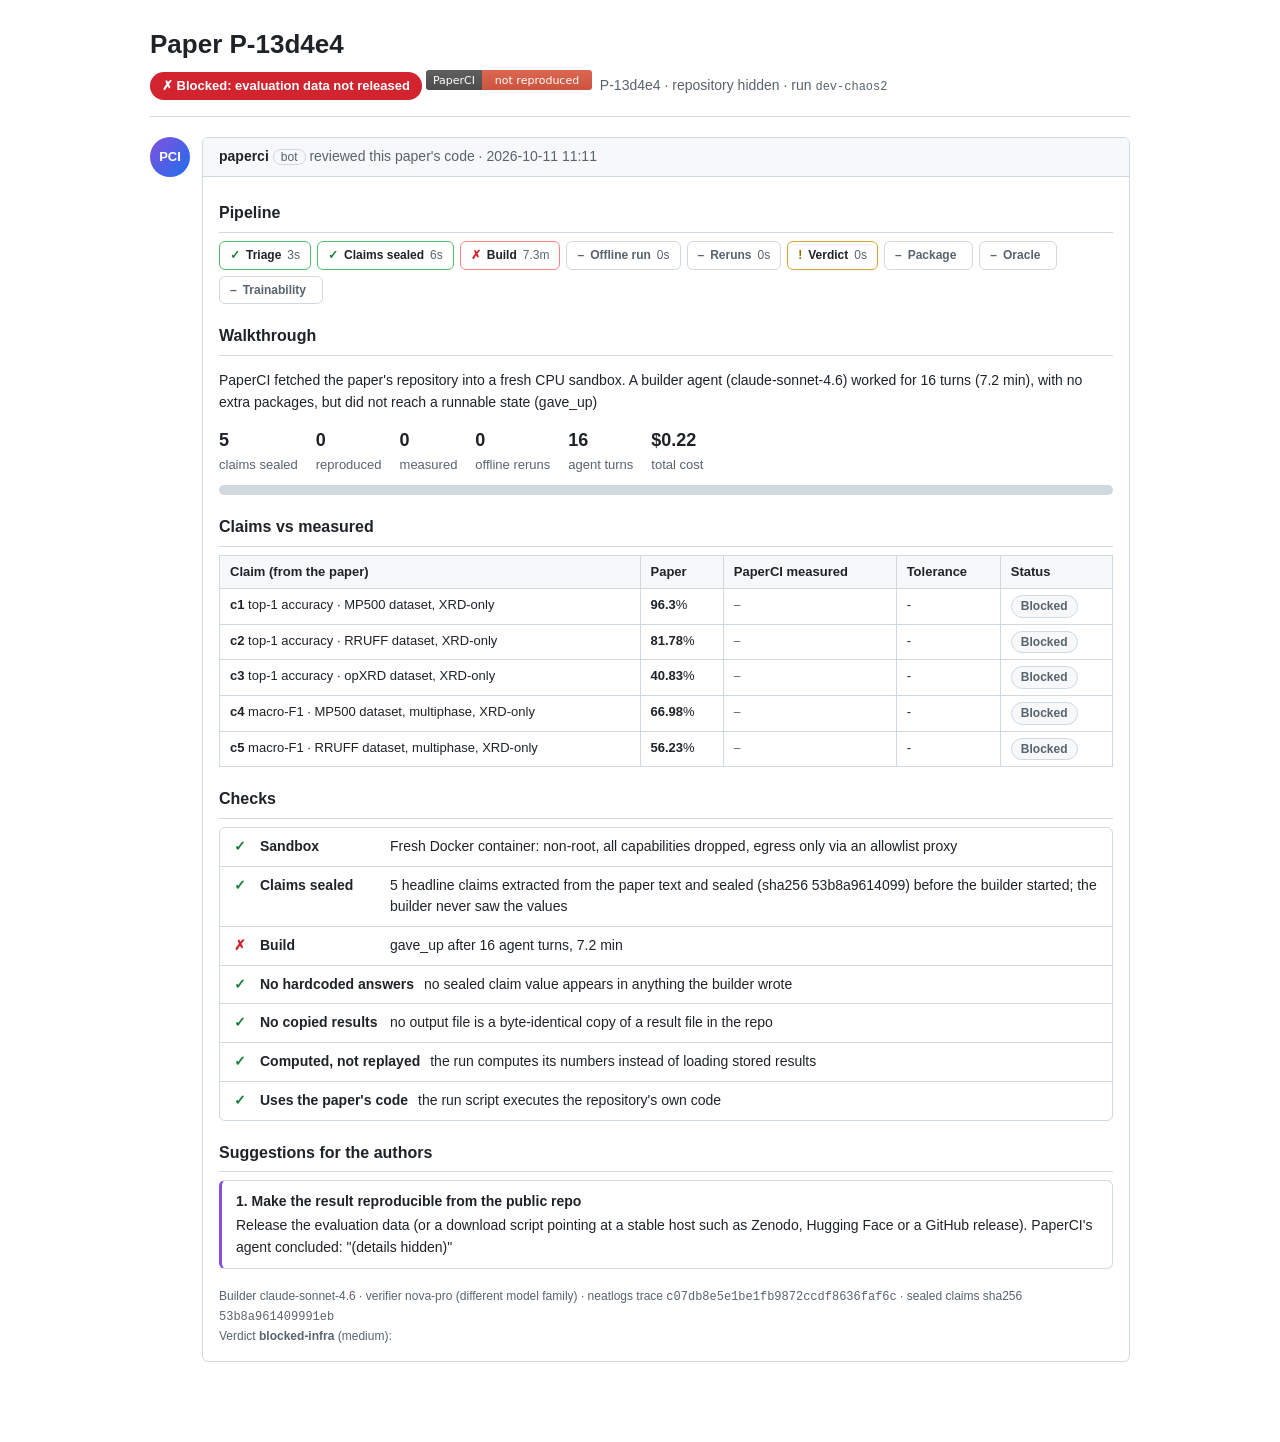
<file: paperci-reviews/P-13d4e4-dev-chaos2.html>
<!doctype html><html><head><meta charset="utf-8"><meta name="viewport" content="width=device-width,initial-scale=1">
<title>PaperCI review: Paper P-13d4e4</title><style>
:root{--fg:#1f2328;--muted:#59636e;--line:#d1d9e0;--bg:#f6f8fa;--ok:#1a7f37;--warn:#9a6700;--bad:#d1242f;--na:#59636e;--acc:#8250df}
*{box-sizing:border-box}body{margin:0;font:14px/1.55 -apple-system,BlinkMacSystemFont,"Segoe UI",Helvetica,Arial,sans-serif;color:var(--fg);background:#fff}
.wrap{max-width:1012px;margin:0 auto;padding:24px 16px 64px}
.pr{border-bottom:1px solid var(--line);padding-bottom:16px;margin-bottom:20px}.pr h1{font-size:26px;font-weight:400;margin:0 0 6px}
.pr h1 b{font-weight:600}.pill{display:inline-flex;align-items:center;gap:6px;border-radius:2em;padding:4px 12px;color:#fff;font-weight:600;font-size:13px}
.pill.ok{background:var(--ok)}.pill.warn{background:var(--warn)}.pill.bad{background:var(--bad)}.pill.na{background:var(--na)}
.meta{color:var(--muted);margin-left:8px}
.comment{display:flex;gap:12px;margin:18px 0}.avatar{flex:0 0 40px;height:40px;border-radius:50%;background:linear-gradient(135deg,#8250df,#1f6feb);
color:#fff;font-weight:700;display:flex;align-items:center;justify-content:center;font-size:13px}
.box{flex:1;border:1px solid var(--line);border-radius:6px;overflow:hidden}.boxh{background:var(--bg);border-bottom:1px solid var(--line);padding:8px 16px;color:var(--muted)}
.boxh b{color:var(--fg)}.bot{border:1px solid var(--line);border-radius:2em;padding:0 7px;font-size:12px;margin-left:4px}
.boxb{padding:4px 16px 16px}h3{font-size:16px;margin:20px 0 8px;padding-bottom:6px;border-bottom:1px solid var(--line)}
table{border-collapse:collapse;width:100%;font-size:13px}th,td{border:1px solid var(--line);padding:6px 10px;text-align:left;vertical-align:top}th{background:var(--bg)}
.st{display:inline-block;border-radius:2em;padding:1px 9px;font-size:12px;font-weight:600;white-space:nowrap;border:1px solid}
.st.ok{color:var(--ok);border-color:#4ac26b;background:#dafbe1}.st.warn{color:var(--warn);border-color:#d4a72c;background:#fff8c5}
.st.bad{color:var(--bad);border-color:#ff8182;background:#ffebe9}.st.na{color:var(--na);border-color:var(--line);background:var(--bg)}
.q{color:var(--muted);font-size:12px;margin-top:3px}.mono{font-family:ui-monospace,SFMono-Regular,Consolas,monospace;font-size:12px}
.checks{border:1px solid var(--line);border-radius:6px}.ck{display:flex;gap:10px;padding:8px 14px;border-top:1px solid var(--line)}.ck:first-child{border-top:0}
.ck .i{width:16px;flex:0 0 16px;font-weight:700}.ck .i.ok{color:var(--ok)}.ck .i.bad{color:var(--bad)}.ck .i.warn{color:var(--warn)}.ck .i.na{color:var(--na)}
.ck .n{font-weight:600;min-width:120px}
.sg{border:1px solid var(--line);border-left:3px solid var(--acc);border-radius:6px;padding:10px 14px;margin:8px 0}.sg b{display:block;margin-bottom:2px}
details{border:1px solid var(--line);border-radius:6px;margin-top:14px}summary{cursor:pointer;padding:8px 14px;background:var(--bg);font-weight:600}
pre{margin:0;padding:12px 14px;overflow:auto;background:#0d1117;color:#e6edf3;font-size:12px;line-height:1.45}
.bar{display:flex;height:10px;border-radius:6px;overflow:hidden;margin:10px 0 4px;background:var(--bg)}.bar span{display:block}
.pipe{display:flex;gap:6px;flex-wrap:wrap;margin:6px 0 4px}.stp{display:flex;align-items:center;gap:6px;border:1px solid var(--line);
border-radius:6px;padding:4px 10px;font-size:12px;font-weight:600;background:#fff}.stp .q{margin:0;font-weight:400}
.stp.ok{border-color:#4ac26b}.stp.ok .i{color:var(--ok)}.stp.bad{border-color:#ff8182}.stp.bad .i{color:var(--bad)}
.stp.warn{border-color:#d4a72c}.stp.warn .i{color:var(--warn)}.stp.na{color:var(--muted)}
.foot{color:var(--muted);font-size:12px;margin-top:18px}.sum{display:flex;gap:18px;flex-wrap:wrap;color:var(--muted);font-size:13px}
.sum b{color:var(--fg);font-size:18px;display:block}
</style></head><body><div class=wrap>
<div class=pr><h1><b>Paper P-13d4e4</b></h1>
<span class="pill bad">&#10007; Blocked: evaluation data not released</span> <svg xmlns="http://www.w3.org/2000/svg" width="166" height="20" role="img" aria-label="PaperCI: not reproduced"><linearGradient id="s" x2="0" y2="100%"><stop offset="0" stop-color="#bbb" stop-opacity=".1"/><stop offset="1" stop-opacity=".1"/></linearGradient><clipPath id="r"><rect width="166" height="20" rx="3" fill="#fff"/></clipPath><g clip-path="url(#r)"><rect width="56" height="20" fill="#555"/><rect x="56" width="110" height="20" fill="#e05d44"/><rect width="166" height="20" fill="url(#s)"/></g><g fill="#fff" text-anchor="middle" font-family="Verdana,Geneva,DejaVu Sans,sans-serif" font-size="11"><text x="28.0" y="14">PaperCI</text><text x="111.0" y="14">not reproduced</text></g></svg><span class=meta>P-13d4e4 &middot; repository hidden &middot; run <span class=mono>dev-chaos2</span></span></div>
<div class=comment><div class=avatar>PCI</div><div class=box>
<div class=boxh><b>paperci</b><span class=bot>bot</span> reviewed this paper's code &middot; 2026-10-11 11:11</div><div class=boxb>
<h3>Pipeline</h3><div class=pipe><div class='stp ok'><span class=i>&#10003;</span>Triage<span class=q>3s</span></div><div class='stp ok'><span class=i>&#10003;</span>Claims sealed<span class=q>6s</span></div><div class='stp bad'><span class=i>&#10007;</span>Build<span class=q>7.3m</span></div><div class='stp na'><span class=i>&ndash;</span>Offline run<span class=q>0s</span></div><div class='stp na'><span class=i>&ndash;</span>Reruns<span class=q>0s</span></div><div class='stp warn'><span class=i>!</span>Verdict<span class=q>0s</span></div><div class='stp na'><span class=i>&ndash;</span>Package<span class=q></span></div><div class='stp na'><span class=i>&ndash;</span>Oracle<span class=q></span></div><div class='stp na'><span class=i>&ndash;</span>Trainability<span class=q></span></div></div>
<h3>Walkthrough</h3><p>PaperCI fetched the paper&#x27;s repository into a fresh CPU sandbox. A builder agent (claude-sonnet-4.6) worked for 16 turns (7.2 min), with no extra packages, but did not reach a runnable state (gave_up)</p>
<div class=sum><div><b>5</b>claims sealed</div><div><b>0</b>reproduced</div>
<div><b>0</b>measured</div><div><b>0</b>offline reruns</div>
<div><b>16</b>agent turns</div><div><b>$0.22</b>total cost</div></div>
<div class=bar><span style="width:100.0%;background:#d1d9e0"></span></div>
<h3>Claims vs measured</h3><table><tr><th>Claim (from the paper)</th><th>Paper</th><th>PaperCI measured</th><th>Tolerance</th><th>Status</th></tr><tr><td><b>c1</b> top-1 accuracy &middot; MP500 dataset, XRD-only</td><td><b>96.3</b>%</td><td><span class=q>&ndash;</span></td><td>-</td><td><span class='st na' title='the code could not be run in the sandbox'>Blocked</span></td></tr><tr><td><b>c2</b> top-1 accuracy &middot; RRUFF dataset, XRD-only</td><td><b>81.78</b>%</td><td><span class=q>&ndash;</span></td><td>-</td><td><span class='st na' title='the code could not be run in the sandbox'>Blocked</span></td></tr><tr><td><b>c3</b> top-1 accuracy &middot; opXRD dataset, XRD-only</td><td><b>40.83</b>%</td><td><span class=q>&ndash;</span></td><td>-</td><td><span class='st na' title='the code could not be run in the sandbox'>Blocked</span></td></tr><tr><td><b>c4</b> macro-F1 &middot; MP500 dataset, multiphase, XRD-only</td><td><b>66.98</b>%</td><td><span class=q>&ndash;</span></td><td>-</td><td><span class='st na' title='the code could not be run in the sandbox'>Blocked</span></td></tr><tr><td><b>c5</b> macro-F1 &middot; RRUFF dataset, multiphase, XRD-only</td><td><b>56.23</b>%</td><td><span class=q>&ndash;</span></td><td>-</td><td><span class='st na' title='the code could not be run in the sandbox'>Blocked</span></td></tr></table>
<h3>Checks</h3><div class=checks><div class=ck><span class='i ok'>&#10003;</span><span class=n>Sandbox</span><span>Fresh Docker container: non-root, all capabilities dropped, egress only via an allowlist proxy</span></div><div class=ck><span class='i ok'>&#10003;</span><span class=n>Claims sealed</span><span>5 headline claims extracted from the paper text and sealed (sha256 53b8a9614099) before the builder started; the builder never saw the values</span></div><div class=ck><span class='i bad'>&#10007;</span><span class=n>Build</span><span>gave_up after 16 agent turns, 7.2 min</span></div><div class=ck><span class='i ok'>&#10003;</span><span class=n>No hardcoded answers</span><span>no sealed claim value appears in anything the builder wrote</span></div><div class=ck><span class='i ok'>&#10003;</span><span class=n>No copied results</span><span>no output file is a byte-identical copy of a result file in the repo</span></div><div class=ck><span class='i ok'>&#10003;</span><span class=n>Computed, not replayed</span><span>the run computes its numbers instead of loading stored results</span></div><div class=ck><span class='i ok'>&#10003;</span><span class=n>Uses the paper&#x27;s code</span><span>the run script executes the repository&#x27;s own code</span></div></div>
<h3>Suggestions for the authors</h3><div class=sg><b>1. Make the result reproducible from the public repo</b>Release the evaluation data (or a download script pointing at a stable host such as Zenodo, Hugging Face or a GitHub release). PaperCI&#x27;s agent concluded: &quot;(details hidden)&quot;</div>

<div class=foot>Builder claude-sonnet-4.6 &middot; verifier nova-pro (different model family) &middot;
neatlogs trace <span class=mono>c07db8e5e1be1fb9872ccdf8636faf6c</span> &middot; sealed claims sha256 <span class=mono>53b8a961409991eb</span><br>
Verdict <b>blocked-infra</b> (medium): </div>
</div></div></div></div></body></html>
</file>
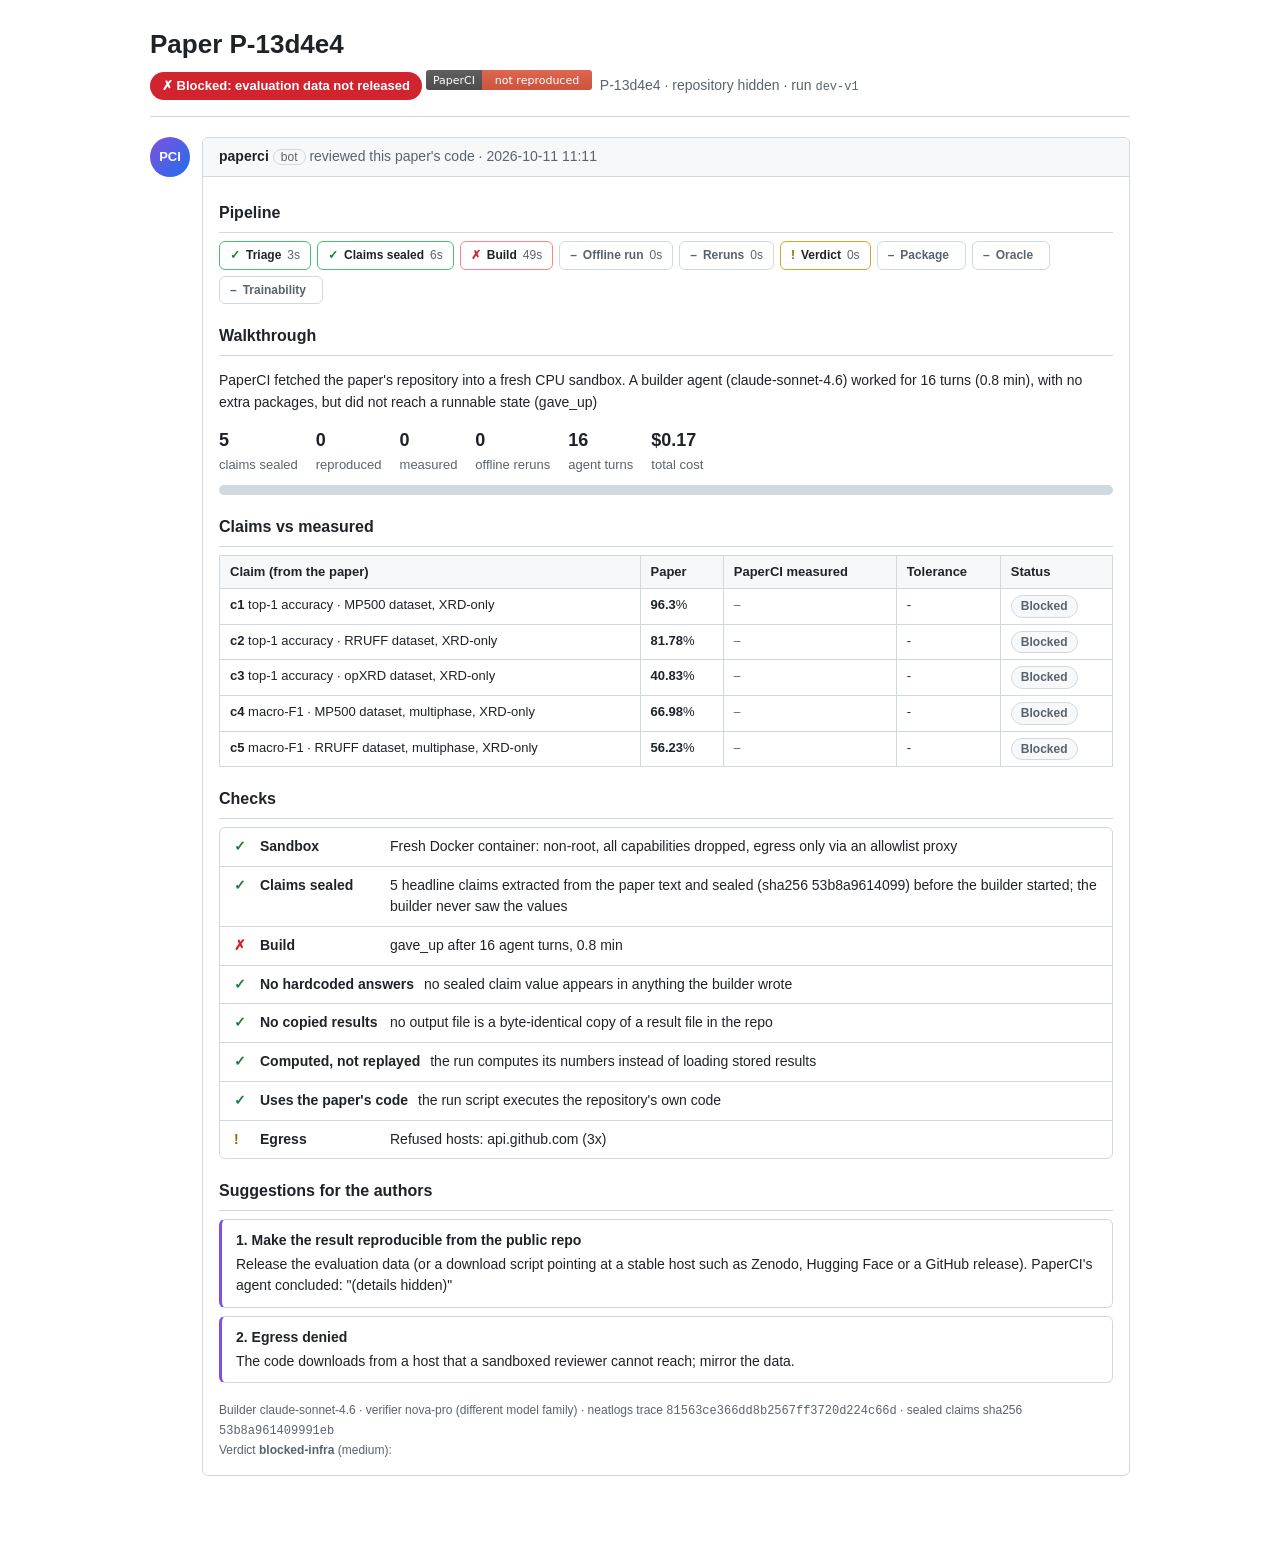
<file: paperci-reviews/P-13d4e4-dev-v1.html>
<!doctype html><html><head><meta charset="utf-8"><meta name="viewport" content="width=device-width,initial-scale=1">
<title>PaperCI review: Paper P-13d4e4</title><style>
:root{--fg:#1f2328;--muted:#59636e;--line:#d1d9e0;--bg:#f6f8fa;--ok:#1a7f37;--warn:#9a6700;--bad:#d1242f;--na:#59636e;--acc:#8250df}
*{box-sizing:border-box}body{margin:0;font:14px/1.55 -apple-system,BlinkMacSystemFont,"Segoe UI",Helvetica,Arial,sans-serif;color:var(--fg);background:#fff}
.wrap{max-width:1012px;margin:0 auto;padding:24px 16px 64px}
.pr{border-bottom:1px solid var(--line);padding-bottom:16px;margin-bottom:20px}.pr h1{font-size:26px;font-weight:400;margin:0 0 6px}
.pr h1 b{font-weight:600}.pill{display:inline-flex;align-items:center;gap:6px;border-radius:2em;padding:4px 12px;color:#fff;font-weight:600;font-size:13px}
.pill.ok{background:var(--ok)}.pill.warn{background:var(--warn)}.pill.bad{background:var(--bad)}.pill.na{background:var(--na)}
.meta{color:var(--muted);margin-left:8px}
.comment{display:flex;gap:12px;margin:18px 0}.avatar{flex:0 0 40px;height:40px;border-radius:50%;background:linear-gradient(135deg,#8250df,#1f6feb);
color:#fff;font-weight:700;display:flex;align-items:center;justify-content:center;font-size:13px}
.box{flex:1;border:1px solid var(--line);border-radius:6px;overflow:hidden}.boxh{background:var(--bg);border-bottom:1px solid var(--line);padding:8px 16px;color:var(--muted)}
.boxh b{color:var(--fg)}.bot{border:1px solid var(--line);border-radius:2em;padding:0 7px;font-size:12px;margin-left:4px}
.boxb{padding:4px 16px 16px}h3{font-size:16px;margin:20px 0 8px;padding-bottom:6px;border-bottom:1px solid var(--line)}
table{border-collapse:collapse;width:100%;font-size:13px}th,td{border:1px solid var(--line);padding:6px 10px;text-align:left;vertical-align:top}th{background:var(--bg)}
.st{display:inline-block;border-radius:2em;padding:1px 9px;font-size:12px;font-weight:600;white-space:nowrap;border:1px solid}
.st.ok{color:var(--ok);border-color:#4ac26b;background:#dafbe1}.st.warn{color:var(--warn);border-color:#d4a72c;background:#fff8c5}
.st.bad{color:var(--bad);border-color:#ff8182;background:#ffebe9}.st.na{color:var(--na);border-color:var(--line);background:var(--bg)}
.q{color:var(--muted);font-size:12px;margin-top:3px}.mono{font-family:ui-monospace,SFMono-Regular,Consolas,monospace;font-size:12px}
.checks{border:1px solid var(--line);border-radius:6px}.ck{display:flex;gap:10px;padding:8px 14px;border-top:1px solid var(--line)}.ck:first-child{border-top:0}
.ck .i{width:16px;flex:0 0 16px;font-weight:700}.ck .i.ok{color:var(--ok)}.ck .i.bad{color:var(--bad)}.ck .i.warn{color:var(--warn)}.ck .i.na{color:var(--na)}
.ck .n{font-weight:600;min-width:120px}
.sg{border:1px solid var(--line);border-left:3px solid var(--acc);border-radius:6px;padding:10px 14px;margin:8px 0}.sg b{display:block;margin-bottom:2px}
details{border:1px solid var(--line);border-radius:6px;margin-top:14px}summary{cursor:pointer;padding:8px 14px;background:var(--bg);font-weight:600}
pre{margin:0;padding:12px 14px;overflow:auto;background:#0d1117;color:#e6edf3;font-size:12px;line-height:1.45}
.bar{display:flex;height:10px;border-radius:6px;overflow:hidden;margin:10px 0 4px;background:var(--bg)}.bar span{display:block}
.pipe{display:flex;gap:6px;flex-wrap:wrap;margin:6px 0 4px}.stp{display:flex;align-items:center;gap:6px;border:1px solid var(--line);
border-radius:6px;padding:4px 10px;font-size:12px;font-weight:600;background:#fff}.stp .q{margin:0;font-weight:400}
.stp.ok{border-color:#4ac26b}.stp.ok .i{color:var(--ok)}.stp.bad{border-color:#ff8182}.stp.bad .i{color:var(--bad)}
.stp.warn{border-color:#d4a72c}.stp.warn .i{color:var(--warn)}.stp.na{color:var(--muted)}
.foot{color:var(--muted);font-size:12px;margin-top:18px}.sum{display:flex;gap:18px;flex-wrap:wrap;color:var(--muted);font-size:13px}
.sum b{color:var(--fg);font-size:18px;display:block}
</style></head><body><div class=wrap>
<div class=pr><h1><b>Paper P-13d4e4</b></h1>
<span class="pill bad">&#10007; Blocked: evaluation data not released</span> <svg xmlns="http://www.w3.org/2000/svg" width="166" height="20" role="img" aria-label="PaperCI: not reproduced"><linearGradient id="s" x2="0" y2="100%"><stop offset="0" stop-color="#bbb" stop-opacity=".1"/><stop offset="1" stop-opacity=".1"/></linearGradient><clipPath id="r"><rect width="166" height="20" rx="3" fill="#fff"/></clipPath><g clip-path="url(#r)"><rect width="56" height="20" fill="#555"/><rect x="56" width="110" height="20" fill="#e05d44"/><rect width="166" height="20" fill="url(#s)"/></g><g fill="#fff" text-anchor="middle" font-family="Verdana,Geneva,DejaVu Sans,sans-serif" font-size="11"><text x="28.0" y="14">PaperCI</text><text x="111.0" y="14">not reproduced</text></g></svg><span class=meta>P-13d4e4 &middot; repository hidden &middot; run <span class=mono>dev-v1</span></span></div>
<div class=comment><div class=avatar>PCI</div><div class=box>
<div class=boxh><b>paperci</b><span class=bot>bot</span> reviewed this paper's code &middot; 2026-10-11 11:11</div><div class=boxb>
<h3>Pipeline</h3><div class=pipe><div class='stp ok'><span class=i>&#10003;</span>Triage<span class=q>3s</span></div><div class='stp ok'><span class=i>&#10003;</span>Claims sealed<span class=q>6s</span></div><div class='stp bad'><span class=i>&#10007;</span>Build<span class=q>49s</span></div><div class='stp na'><span class=i>&ndash;</span>Offline run<span class=q>0s</span></div><div class='stp na'><span class=i>&ndash;</span>Reruns<span class=q>0s</span></div><div class='stp warn'><span class=i>!</span>Verdict<span class=q>0s</span></div><div class='stp na'><span class=i>&ndash;</span>Package<span class=q></span></div><div class='stp na'><span class=i>&ndash;</span>Oracle<span class=q></span></div><div class='stp na'><span class=i>&ndash;</span>Trainability<span class=q></span></div></div>
<h3>Walkthrough</h3><p>PaperCI fetched the paper&#x27;s repository into a fresh CPU sandbox. A builder agent (claude-sonnet-4.6) worked for 16 turns (0.8 min), with no extra packages, but did not reach a runnable state (gave_up)</p>
<div class=sum><div><b>5</b>claims sealed</div><div><b>0</b>reproduced</div>
<div><b>0</b>measured</div><div><b>0</b>offline reruns</div>
<div><b>16</b>agent turns</div><div><b>$0.17</b>total cost</div></div>
<div class=bar><span style="width:100.0%;background:#d1d9e0"></span></div>
<h3>Claims vs measured</h3><table><tr><th>Claim (from the paper)</th><th>Paper</th><th>PaperCI measured</th><th>Tolerance</th><th>Status</th></tr><tr><td><b>c1</b> top-1 accuracy &middot; MP500 dataset, XRD-only</td><td><b>96.3</b>%</td><td><span class=q>&ndash;</span></td><td>-</td><td><span class='st na' title='the code could not be run in the sandbox'>Blocked</span></td></tr><tr><td><b>c2</b> top-1 accuracy &middot; RRUFF dataset, XRD-only</td><td><b>81.78</b>%</td><td><span class=q>&ndash;</span></td><td>-</td><td><span class='st na' title='the code could not be run in the sandbox'>Blocked</span></td></tr><tr><td><b>c3</b> top-1 accuracy &middot; opXRD dataset, XRD-only</td><td><b>40.83</b>%</td><td><span class=q>&ndash;</span></td><td>-</td><td><span class='st na' title='the code could not be run in the sandbox'>Blocked</span></td></tr><tr><td><b>c4</b> macro-F1 &middot; MP500 dataset, multiphase, XRD-only</td><td><b>66.98</b>%</td><td><span class=q>&ndash;</span></td><td>-</td><td><span class='st na' title='the code could not be run in the sandbox'>Blocked</span></td></tr><tr><td><b>c5</b> macro-F1 &middot; RRUFF dataset, multiphase, XRD-only</td><td><b>56.23</b>%</td><td><span class=q>&ndash;</span></td><td>-</td><td><span class='st na' title='the code could not be run in the sandbox'>Blocked</span></td></tr></table>
<h3>Checks</h3><div class=checks><div class=ck><span class='i ok'>&#10003;</span><span class=n>Sandbox</span><span>Fresh Docker container: non-root, all capabilities dropped, egress only via an allowlist proxy</span></div><div class=ck><span class='i ok'>&#10003;</span><span class=n>Claims sealed</span><span>5 headline claims extracted from the paper text and sealed (sha256 53b8a9614099) before the builder started; the builder never saw the values</span></div><div class=ck><span class='i bad'>&#10007;</span><span class=n>Build</span><span>gave_up after 16 agent turns, 0.8 min</span></div><div class=ck><span class='i ok'>&#10003;</span><span class=n>No hardcoded answers</span><span>no sealed claim value appears in anything the builder wrote</span></div><div class=ck><span class='i ok'>&#10003;</span><span class=n>No copied results</span><span>no output file is a byte-identical copy of a result file in the repo</span></div><div class=ck><span class='i ok'>&#10003;</span><span class=n>Computed, not replayed</span><span>the run computes its numbers instead of loading stored results</span></div><div class=ck><span class='i ok'>&#10003;</span><span class=n>Uses the paper&#x27;s code</span><span>the run script executes the repository&#x27;s own code</span></div><div class=ck><span class='i warn'>!</span><span class=n>Egress</span><span>Refused hosts: api.github.com (3x)</span></div></div>
<h3>Suggestions for the authors</h3><div class=sg><b>1. Make the result reproducible from the public repo</b>Release the evaluation data (or a download script pointing at a stable host such as Zenodo, Hugging Face or a GitHub release). PaperCI&#x27;s agent concluded: &quot;(details hidden)&quot;</div><div class=sg><b>2. Egress denied</b>The code downloads from a host that a sandboxed reviewer cannot reach; mirror the data.</div>

<div class=foot>Builder claude-sonnet-4.6 &middot; verifier nova-pro (different model family) &middot;
neatlogs trace <span class=mono>81563ce366dd8b2567ff3720d224c66d</span> &middot; sealed claims sha256 <span class=mono>53b8a961409991eb</span><br>
Verdict <b>blocked-infra</b> (medium): </div>
</div></div></div></div></body></html>
</file>
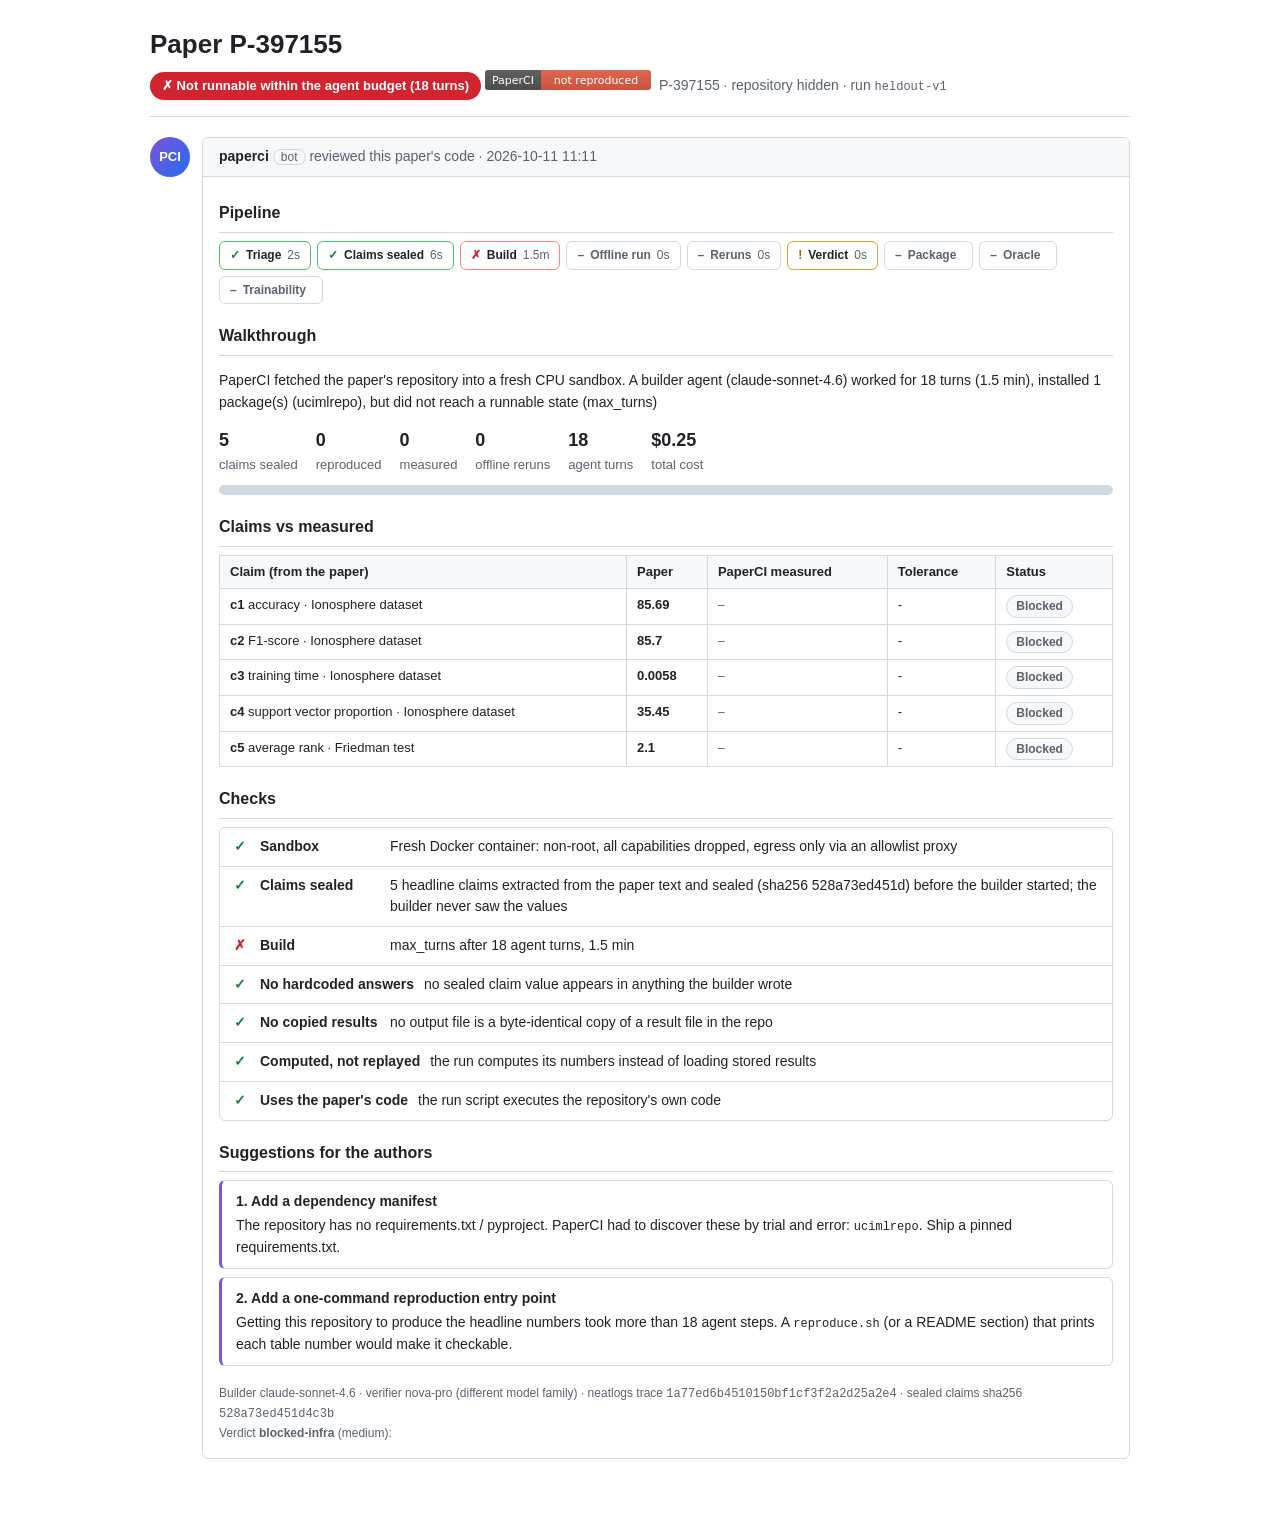
<file: paperci-reviews/P-397155-heldout-v1.html>
<!doctype html><html><head><meta charset="utf-8"><meta name="viewport" content="width=device-width,initial-scale=1">
<title>PaperCI review: Paper P-397155</title><style>
:root{--fg:#1f2328;--muted:#59636e;--line:#d1d9e0;--bg:#f6f8fa;--ok:#1a7f37;--warn:#9a6700;--bad:#d1242f;--na:#59636e;--acc:#8250df}
*{box-sizing:border-box}body{margin:0;font:14px/1.55 -apple-system,BlinkMacSystemFont,"Segoe UI",Helvetica,Arial,sans-serif;color:var(--fg);background:#fff}
.wrap{max-width:1012px;margin:0 auto;padding:24px 16px 64px}
.pr{border-bottom:1px solid var(--line);padding-bottom:16px;margin-bottom:20px}.pr h1{font-size:26px;font-weight:400;margin:0 0 6px}
.pr h1 b{font-weight:600}.pill{display:inline-flex;align-items:center;gap:6px;border-radius:2em;padding:4px 12px;color:#fff;font-weight:600;font-size:13px}
.pill.ok{background:var(--ok)}.pill.warn{background:var(--warn)}.pill.bad{background:var(--bad)}.pill.na{background:var(--na)}
.meta{color:var(--muted);margin-left:8px}
.comment{display:flex;gap:12px;margin:18px 0}.avatar{flex:0 0 40px;height:40px;border-radius:50%;background:linear-gradient(135deg,#8250df,#1f6feb);
color:#fff;font-weight:700;display:flex;align-items:center;justify-content:center;font-size:13px}
.box{flex:1;border:1px solid var(--line);border-radius:6px;overflow:hidden}.boxh{background:var(--bg);border-bottom:1px solid var(--line);padding:8px 16px;color:var(--muted)}
.boxh b{color:var(--fg)}.bot{border:1px solid var(--line);border-radius:2em;padding:0 7px;font-size:12px;margin-left:4px}
.boxb{padding:4px 16px 16px}h3{font-size:16px;margin:20px 0 8px;padding-bottom:6px;border-bottom:1px solid var(--line)}
table{border-collapse:collapse;width:100%;font-size:13px}th,td{border:1px solid var(--line);padding:6px 10px;text-align:left;vertical-align:top}th{background:var(--bg)}
.st{display:inline-block;border-radius:2em;padding:1px 9px;font-size:12px;font-weight:600;white-space:nowrap;border:1px solid}
.st.ok{color:var(--ok);border-color:#4ac26b;background:#dafbe1}.st.warn{color:var(--warn);border-color:#d4a72c;background:#fff8c5}
.st.bad{color:var(--bad);border-color:#ff8182;background:#ffebe9}.st.na{color:var(--na);border-color:var(--line);background:var(--bg)}
.q{color:var(--muted);font-size:12px;margin-top:3px}.mono{font-family:ui-monospace,SFMono-Regular,Consolas,monospace;font-size:12px}
.checks{border:1px solid var(--line);border-radius:6px}.ck{display:flex;gap:10px;padding:8px 14px;border-top:1px solid var(--line)}.ck:first-child{border-top:0}
.ck .i{width:16px;flex:0 0 16px;font-weight:700}.ck .i.ok{color:var(--ok)}.ck .i.bad{color:var(--bad)}.ck .i.warn{color:var(--warn)}.ck .i.na{color:var(--na)}
.ck .n{font-weight:600;min-width:120px}
.sg{border:1px solid var(--line);border-left:3px solid var(--acc);border-radius:6px;padding:10px 14px;margin:8px 0}.sg b{display:block;margin-bottom:2px}
details{border:1px solid var(--line);border-radius:6px;margin-top:14px}summary{cursor:pointer;padding:8px 14px;background:var(--bg);font-weight:600}
pre{margin:0;padding:12px 14px;overflow:auto;background:#0d1117;color:#e6edf3;font-size:12px;line-height:1.45}
.bar{display:flex;height:10px;border-radius:6px;overflow:hidden;margin:10px 0 4px;background:var(--bg)}.bar span{display:block}
.pipe{display:flex;gap:6px;flex-wrap:wrap;margin:6px 0 4px}.stp{display:flex;align-items:center;gap:6px;border:1px solid var(--line);
border-radius:6px;padding:4px 10px;font-size:12px;font-weight:600;background:#fff}.stp .q{margin:0;font-weight:400}
.stp.ok{border-color:#4ac26b}.stp.ok .i{color:var(--ok)}.stp.bad{border-color:#ff8182}.stp.bad .i{color:var(--bad)}
.stp.warn{border-color:#d4a72c}.stp.warn .i{color:var(--warn)}.stp.na{color:var(--muted)}
.foot{color:var(--muted);font-size:12px;margin-top:18px}.sum{display:flex;gap:18px;flex-wrap:wrap;color:var(--muted);font-size:13px}
.sum b{color:var(--fg);font-size:18px;display:block}
</style></head><body><div class=wrap>
<div class=pr><h1><b>Paper P-397155</b></h1>
<span class="pill bad">&#10007; Not runnable within the agent budget (18 turns)</span> <svg xmlns="http://www.w3.org/2000/svg" width="166" height="20" role="img" aria-label="PaperCI: not reproduced"><linearGradient id="s" x2="0" y2="100%"><stop offset="0" stop-color="#bbb" stop-opacity=".1"/><stop offset="1" stop-opacity=".1"/></linearGradient><clipPath id="r"><rect width="166" height="20" rx="3" fill="#fff"/></clipPath><g clip-path="url(#r)"><rect width="56" height="20" fill="#555"/><rect x="56" width="110" height="20" fill="#e05d44"/><rect width="166" height="20" fill="url(#s)"/></g><g fill="#fff" text-anchor="middle" font-family="Verdana,Geneva,DejaVu Sans,sans-serif" font-size="11"><text x="28.0" y="14">PaperCI</text><text x="111.0" y="14">not reproduced</text></g></svg><span class=meta>P-397155 &middot; repository hidden &middot; run <span class=mono>heldout-v1</span></span></div>
<div class=comment><div class=avatar>PCI</div><div class=box>
<div class=boxh><b>paperci</b><span class=bot>bot</span> reviewed this paper's code &middot; 2026-10-11 11:11</div><div class=boxb>
<h3>Pipeline</h3><div class=pipe><div class='stp ok'><span class=i>&#10003;</span>Triage<span class=q>2s</span></div><div class='stp ok'><span class=i>&#10003;</span>Claims sealed<span class=q>6s</span></div><div class='stp bad'><span class=i>&#10007;</span>Build<span class=q>1.5m</span></div><div class='stp na'><span class=i>&ndash;</span>Offline run<span class=q>0s</span></div><div class='stp na'><span class=i>&ndash;</span>Reruns<span class=q>0s</span></div><div class='stp warn'><span class=i>!</span>Verdict<span class=q>0s</span></div><div class='stp na'><span class=i>&ndash;</span>Package<span class=q></span></div><div class='stp na'><span class=i>&ndash;</span>Oracle<span class=q></span></div><div class='stp na'><span class=i>&ndash;</span>Trainability<span class=q></span></div></div>
<h3>Walkthrough</h3><p>PaperCI fetched the paper&#x27;s repository into a fresh CPU sandbox. A builder agent (claude-sonnet-4.6) worked for 18 turns (1.5 min), installed 1 package(s) (ucimlrepo), but did not reach a runnable state (max_turns)</p>
<div class=sum><div><b>5</b>claims sealed</div><div><b>0</b>reproduced</div>
<div><b>0</b>measured</div><div><b>0</b>offline reruns</div>
<div><b>18</b>agent turns</div><div><b>$0.25</b>total cost</div></div>
<div class=bar><span style="width:100.0%;background:#d1d9e0"></span></div>
<h3>Claims vs measured</h3><table><tr><th>Claim (from the paper)</th><th>Paper</th><th>PaperCI measured</th><th>Tolerance</th><th>Status</th></tr><tr><td><b>c1</b> accuracy &middot; Ionosphere dataset</td><td><b>85.69</b></td><td><span class=q>&ndash;</span></td><td>-</td><td><span class='st na' title='the code could not be run in the sandbox'>Blocked</span></td></tr><tr><td><b>c2</b> F1-score &middot; Ionosphere dataset</td><td><b>85.7</b></td><td><span class=q>&ndash;</span></td><td>-</td><td><span class='st na' title='the code could not be run in the sandbox'>Blocked</span></td></tr><tr><td><b>c3</b> training time &middot; Ionosphere dataset</td><td><b>0.0058</b></td><td><span class=q>&ndash;</span></td><td>-</td><td><span class='st na' title='the code could not be run in the sandbox'>Blocked</span></td></tr><tr><td><b>c4</b> support vector proportion &middot; Ionosphere dataset</td><td><b>35.45</b></td><td><span class=q>&ndash;</span></td><td>-</td><td><span class='st na' title='the code could not be run in the sandbox'>Blocked</span></td></tr><tr><td><b>c5</b> average rank &middot; Friedman test</td><td><b>2.1</b></td><td><span class=q>&ndash;</span></td><td>-</td><td><span class='st na' title='the code could not be run in the sandbox'>Blocked</span></td></tr></table>
<h3>Checks</h3><div class=checks><div class=ck><span class='i ok'>&#10003;</span><span class=n>Sandbox</span><span>Fresh Docker container: non-root, all capabilities dropped, egress only via an allowlist proxy</span></div><div class=ck><span class='i ok'>&#10003;</span><span class=n>Claims sealed</span><span>5 headline claims extracted from the paper text and sealed (sha256 528a73ed451d) before the builder started; the builder never saw the values</span></div><div class=ck><span class='i bad'>&#10007;</span><span class=n>Build</span><span>max_turns after 18 agent turns, 1.5 min</span></div><div class=ck><span class='i ok'>&#10003;</span><span class=n>No hardcoded answers</span><span>no sealed claim value appears in anything the builder wrote</span></div><div class=ck><span class='i ok'>&#10003;</span><span class=n>No copied results</span><span>no output file is a byte-identical copy of a result file in the repo</span></div><div class=ck><span class='i ok'>&#10003;</span><span class=n>Computed, not replayed</span><span>the run computes its numbers instead of loading stored results</span></div><div class=ck><span class='i ok'>&#10003;</span><span class=n>Uses the paper&#x27;s code</span><span>the run script executes the repository&#x27;s own code</span></div></div>
<h3>Suggestions for the authors</h3><div class=sg><b>1. Add a dependency manifest</b>The repository has no requirements.txt / pyproject. PaperCI had to discover these by trial and error: <code class=mono>ucimlrepo</code>. Ship a pinned requirements.txt.</div><div class=sg><b>2. Add a one-command reproduction entry point</b>Getting this repository to produce the headline numbers took more than 18 agent steps. A <code class=mono>reproduce.sh</code> (or a README section) that prints each table number would make it checkable.</div>

<div class=foot>Builder claude-sonnet-4.6 &middot; verifier nova-pro (different model family) &middot;
neatlogs trace <span class=mono>1a77ed6b4510150bf1cf3f2a2d25a2e4</span> &middot; sealed claims sha256 <span class=mono>528a73ed451d4c3b</span><br>
Verdict <b>blocked-infra</b> (medium): </div>
</div></div></div></div></body></html>
</file>
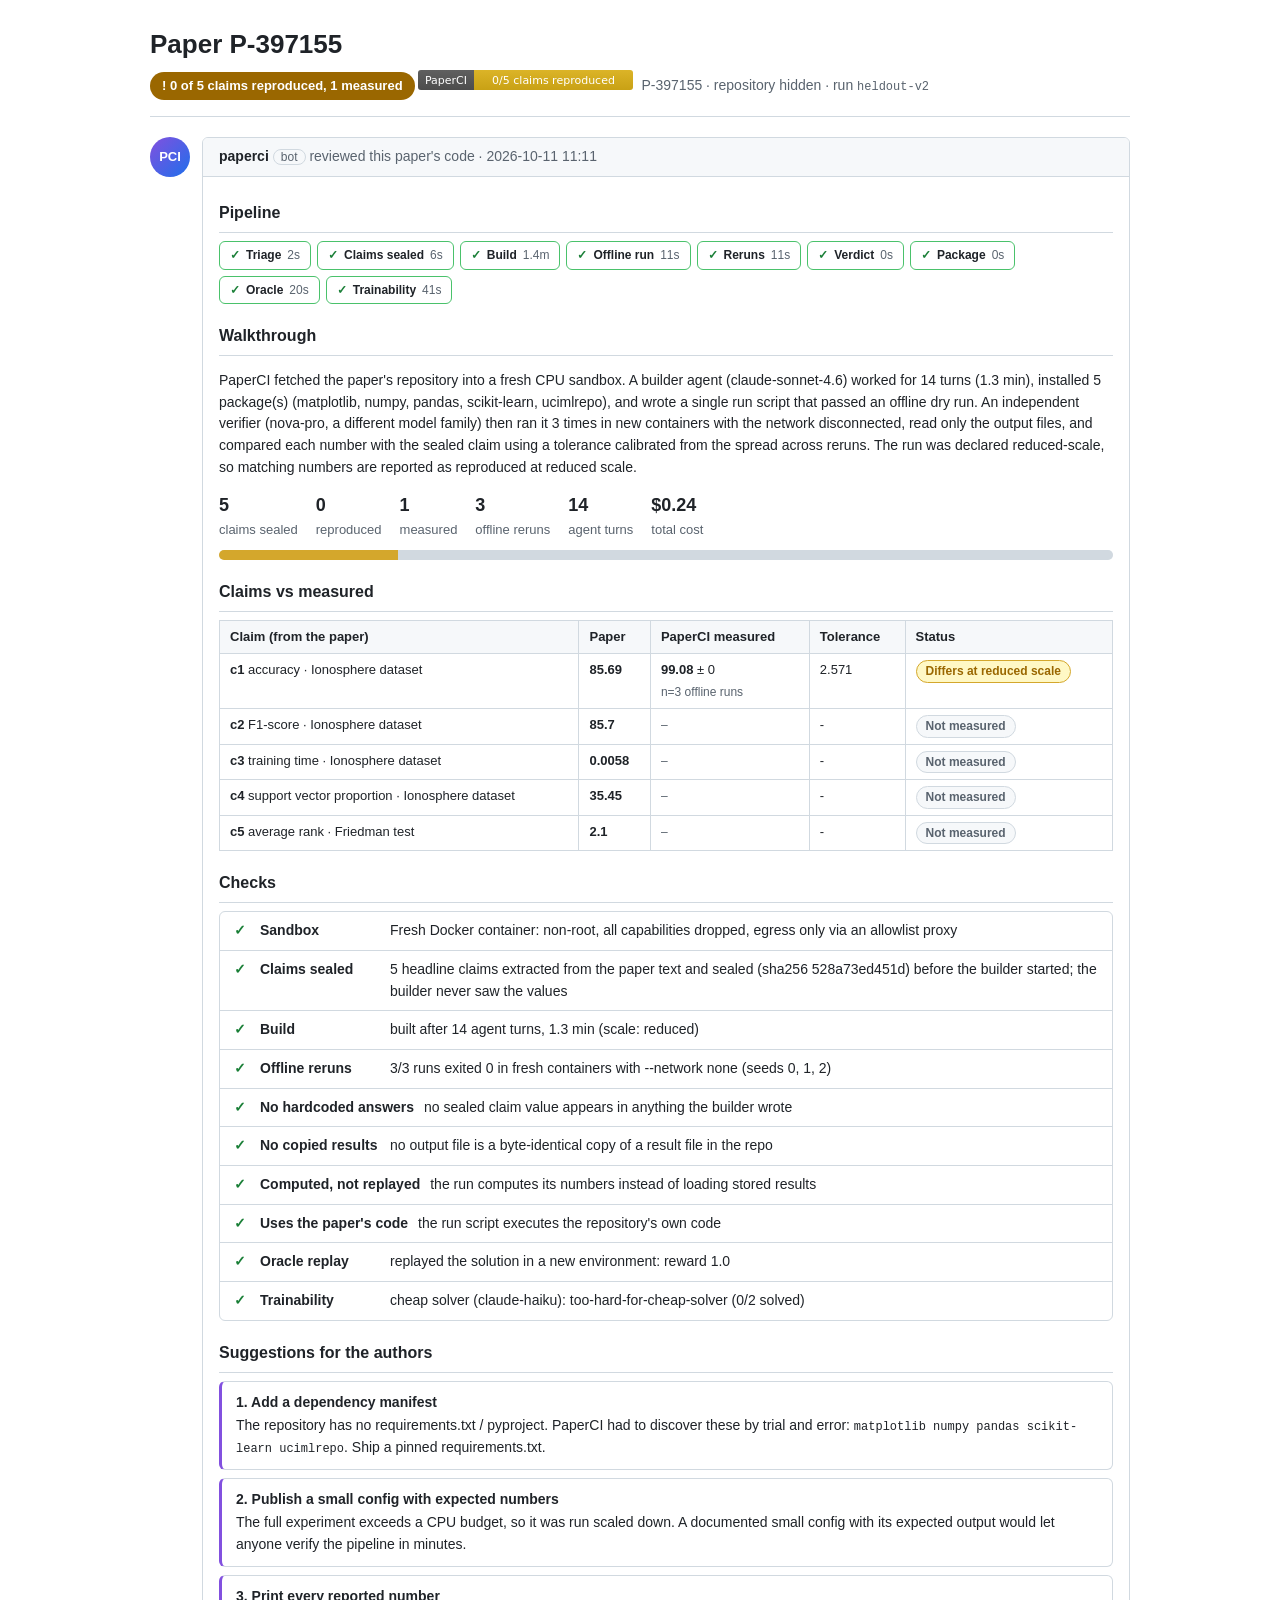
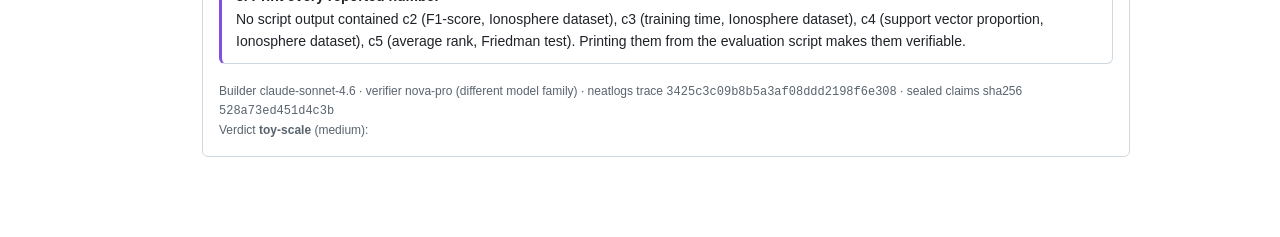
<file: paperci-reviews/P-397155-heldout-v2.html>
<!doctype html><html><head><meta charset="utf-8"><meta name="viewport" content="width=device-width,initial-scale=1">
<title>PaperCI review: Paper P-397155</title><style>
:root{--fg:#1f2328;--muted:#59636e;--line:#d1d9e0;--bg:#f6f8fa;--ok:#1a7f37;--warn:#9a6700;--bad:#d1242f;--na:#59636e;--acc:#8250df}
*{box-sizing:border-box}body{margin:0;font:14px/1.55 -apple-system,BlinkMacSystemFont,"Segoe UI",Helvetica,Arial,sans-serif;color:var(--fg);background:#fff}
.wrap{max-width:1012px;margin:0 auto;padding:24px 16px 64px}
.pr{border-bottom:1px solid var(--line);padding-bottom:16px;margin-bottom:20px}.pr h1{font-size:26px;font-weight:400;margin:0 0 6px}
.pr h1 b{font-weight:600}.pill{display:inline-flex;align-items:center;gap:6px;border-radius:2em;padding:4px 12px;color:#fff;font-weight:600;font-size:13px}
.pill.ok{background:var(--ok)}.pill.warn{background:var(--warn)}.pill.bad{background:var(--bad)}.pill.na{background:var(--na)}
.meta{color:var(--muted);margin-left:8px}
.comment{display:flex;gap:12px;margin:18px 0}.avatar{flex:0 0 40px;height:40px;border-radius:50%;background:linear-gradient(135deg,#8250df,#1f6feb);
color:#fff;font-weight:700;display:flex;align-items:center;justify-content:center;font-size:13px}
.box{flex:1;border:1px solid var(--line);border-radius:6px;overflow:hidden}.boxh{background:var(--bg);border-bottom:1px solid var(--line);padding:8px 16px;color:var(--muted)}
.boxh b{color:var(--fg)}.bot{border:1px solid var(--line);border-radius:2em;padding:0 7px;font-size:12px;margin-left:4px}
.boxb{padding:4px 16px 16px}h3{font-size:16px;margin:20px 0 8px;padding-bottom:6px;border-bottom:1px solid var(--line)}
table{border-collapse:collapse;width:100%;font-size:13px}th,td{border:1px solid var(--line);padding:6px 10px;text-align:left;vertical-align:top}th{background:var(--bg)}
.st{display:inline-block;border-radius:2em;padding:1px 9px;font-size:12px;font-weight:600;white-space:nowrap;border:1px solid}
.st.ok{color:var(--ok);border-color:#4ac26b;background:#dafbe1}.st.warn{color:var(--warn);border-color:#d4a72c;background:#fff8c5}
.st.bad{color:var(--bad);border-color:#ff8182;background:#ffebe9}.st.na{color:var(--na);border-color:var(--line);background:var(--bg)}
.q{color:var(--muted);font-size:12px;margin-top:3px}.mono{font-family:ui-monospace,SFMono-Regular,Consolas,monospace;font-size:12px}
.checks{border:1px solid var(--line);border-radius:6px}.ck{display:flex;gap:10px;padding:8px 14px;border-top:1px solid var(--line)}.ck:first-child{border-top:0}
.ck .i{width:16px;flex:0 0 16px;font-weight:700}.ck .i.ok{color:var(--ok)}.ck .i.bad{color:var(--bad)}.ck .i.warn{color:var(--warn)}.ck .i.na{color:var(--na)}
.ck .n{font-weight:600;min-width:120px}
.sg{border:1px solid var(--line);border-left:3px solid var(--acc);border-radius:6px;padding:10px 14px;margin:8px 0}.sg b{display:block;margin-bottom:2px}
details{border:1px solid var(--line);border-radius:6px;margin-top:14px}summary{cursor:pointer;padding:8px 14px;background:var(--bg);font-weight:600}
pre{margin:0;padding:12px 14px;overflow:auto;background:#0d1117;color:#e6edf3;font-size:12px;line-height:1.45}
.bar{display:flex;height:10px;border-radius:6px;overflow:hidden;margin:10px 0 4px;background:var(--bg)}.bar span{display:block}
.pipe{display:flex;gap:6px;flex-wrap:wrap;margin:6px 0 4px}.stp{display:flex;align-items:center;gap:6px;border:1px solid var(--line);
border-radius:6px;padding:4px 10px;font-size:12px;font-weight:600;background:#fff}.stp .q{margin:0;font-weight:400}
.stp.ok{border-color:#4ac26b}.stp.ok .i{color:var(--ok)}.stp.bad{border-color:#ff8182}.stp.bad .i{color:var(--bad)}
.stp.warn{border-color:#d4a72c}.stp.warn .i{color:var(--warn)}.stp.na{color:var(--muted)}
.foot{color:var(--muted);font-size:12px;margin-top:18px}.sum{display:flex;gap:18px;flex-wrap:wrap;color:var(--muted);font-size:13px}
.sum b{color:var(--fg);font-size:18px;display:block}
</style></head><body><div class=wrap>
<div class=pr><h1><b>Paper P-397155</b></h1>
<span class="pill warn">! 0 of 5 claims reproduced, 1 measured</span> <svg xmlns="http://www.w3.org/2000/svg" width="215" height="20" role="img" aria-label="PaperCI: 0/5 claims reproduced"><linearGradient id="s" x2="0" y2="100%"><stop offset="0" stop-color="#bbb" stop-opacity=".1"/><stop offset="1" stop-opacity=".1"/></linearGradient><clipPath id="r"><rect width="215" height="20" rx="3" fill="#fff"/></clipPath><g clip-path="url(#r)"><rect width="56" height="20" fill="#555"/><rect x="56" width="159" height="20" fill="#dfb317"/><rect width="215" height="20" fill="url(#s)"/></g><g fill="#fff" text-anchor="middle" font-family="Verdana,Geneva,DejaVu Sans,sans-serif" font-size="11"><text x="28.0" y="14">PaperCI</text><text x="135.5" y="14">0/5 claims reproduced</text></g></svg><span class=meta>P-397155 &middot; repository hidden &middot; run <span class=mono>heldout-v2</span></span></div>
<div class=comment><div class=avatar>PCI</div><div class=box>
<div class=boxh><b>paperci</b><span class=bot>bot</span> reviewed this paper's code &middot; 2026-10-11 11:11</div><div class=boxb>
<h3>Pipeline</h3><div class=pipe><div class='stp ok'><span class=i>&#10003;</span>Triage<span class=q>2s</span></div><div class='stp ok'><span class=i>&#10003;</span>Claims sealed<span class=q>6s</span></div><div class='stp ok'><span class=i>&#10003;</span>Build<span class=q>1.4m</span></div><div class='stp ok'><span class=i>&#10003;</span>Offline run<span class=q>11s</span></div><div class='stp ok'><span class=i>&#10003;</span>Reruns<span class=q>11s</span></div><div class='stp ok'><span class=i>&#10003;</span>Verdict<span class=q>0s</span></div><div class='stp ok'><span class=i>&#10003;</span>Package<span class=q>0s</span></div><div class='stp ok'><span class=i>&#10003;</span>Oracle<span class=q>20s</span></div><div class='stp ok'><span class=i>&#10003;</span>Trainability<span class=q>41s</span></div></div>
<h3>Walkthrough</h3><p>PaperCI fetched the paper&#x27;s repository into a fresh CPU sandbox. A builder agent (claude-sonnet-4.6) worked for 14 turns (1.3 min), installed 5 package(s) (matplotlib, numpy, pandas, scikit-learn, ucimlrepo), and wrote a single run script that passed an offline dry run. An independent verifier (nova-pro, a different model family) then ran it 3 times in new containers with the network disconnected, read only the output files, and compared each number with the sealed claim using a tolerance calibrated from the spread across reruns. The run was declared reduced-scale, so matching numbers are reported as reproduced at reduced scale.</p>
<div class=sum><div><b>5</b>claims sealed</div><div><b>0</b>reproduced</div>
<div><b>1</b>measured</div><div><b>3</b>offline reruns</div>
<div><b>14</b>agent turns</div><div><b>$0.24</b>total cost</div></div>
<div class=bar><span style="width:20.0%;background:#d4a72c"></span><span style="width:80.0%;background:#d1d9e0"></span></div>
<h3>Claims vs measured</h3><table><tr><th>Claim (from the paper)</th><th>Paper</th><th>PaperCI measured</th><th>Tolerance</th><th>Status</th></tr><tr><td><b>c1</b> accuracy &middot; Ionosphere dataset</td><td><b>85.69</b></td><td><b>99.08</b> &plusmn; 0<div class=q>n=3 offline runs</div></td><td>2.571</td><td><span class='st warn' title='outside tolerance; expected when the run is scaled down'>Differs at reduced scale</span></td></tr><tr><td><b>c2</b> F1-score &middot; Ionosphere dataset</td><td><b>85.7</b></td><td><span class=q>&ndash;</span></td><td>-</td><td><span class='st na' title='no run printed this metric'>Not measured</span></td></tr><tr><td><b>c3</b> training time &middot; Ionosphere dataset</td><td><b>0.0058</b></td><td><span class=q>&ndash;</span></td><td>-</td><td><span class='st na' title='no run printed this metric'>Not measured</span></td></tr><tr><td><b>c4</b> support vector proportion &middot; Ionosphere dataset</td><td><b>35.45</b></td><td><span class=q>&ndash;</span></td><td>-</td><td><span class='st na' title='no run printed this metric'>Not measured</span></td></tr><tr><td><b>c5</b> average rank &middot; Friedman test</td><td><b>2.1</b></td><td><span class=q>&ndash;</span></td><td>-</td><td><span class='st na' title='no run printed this metric'>Not measured</span></td></tr></table>
<h3>Checks</h3><div class=checks><div class=ck><span class='i ok'>&#10003;</span><span class=n>Sandbox</span><span>Fresh Docker container: non-root, all capabilities dropped, egress only via an allowlist proxy</span></div><div class=ck><span class='i ok'>&#10003;</span><span class=n>Claims sealed</span><span>5 headline claims extracted from the paper text and sealed (sha256 528a73ed451d) before the builder started; the builder never saw the values</span></div><div class=ck><span class='i ok'>&#10003;</span><span class=n>Build</span><span>built after 14 agent turns, 1.3 min (scale: reduced)</span></div><div class=ck><span class='i ok'>&#10003;</span><span class=n>Offline reruns</span><span>3/3 runs exited 0 in fresh containers with --network none (seeds 0, 1, 2)</span></div><div class=ck><span class='i ok'>&#10003;</span><span class=n>No hardcoded answers</span><span>no sealed claim value appears in anything the builder wrote</span></div><div class=ck><span class='i ok'>&#10003;</span><span class=n>No copied results</span><span>no output file is a byte-identical copy of a result file in the repo</span></div><div class=ck><span class='i ok'>&#10003;</span><span class=n>Computed, not replayed</span><span>the run computes its numbers instead of loading stored results</span></div><div class=ck><span class='i ok'>&#10003;</span><span class=n>Uses the paper&#x27;s code</span><span>the run script executes the repository&#x27;s own code</span></div><div class=ck><span class='i ok'>&#10003;</span><span class=n>Oracle replay</span><span>replayed the solution in a new environment: reward 1.0</span></div><div class=ck><span class='i ok'>&#10003;</span><span class=n>Trainability</span><span>cheap solver (claude-haiku): too-hard-for-cheap-solver (0/2 solved)</span></div></div>
<h3>Suggestions for the authors</h3><div class=sg><b>1. Add a dependency manifest</b>The repository has no requirements.txt / pyproject. PaperCI had to discover these by trial and error: <code class=mono>matplotlib numpy pandas scikit-learn ucimlrepo</code>. Ship a pinned requirements.txt.</div><div class=sg><b>2. Publish a small config with expected numbers</b>The full experiment exceeds a CPU budget, so it was run scaled down. A documented small config with its expected output would let anyone verify the pipeline in minutes.</div><div class=sg><b>3. Print every reported number</b>No script output contained c2 (F1-score, Ionosphere dataset), c3 (training time, Ionosphere dataset), c4 (support vector proportion, Ionosphere dataset), c5 (average rank, Friedman test). Printing them from the evaluation script makes them verifiable.</div>

<div class=foot>Builder claude-sonnet-4.6 &middot; verifier nova-pro (different model family) &middot;
neatlogs trace <span class=mono>3425c3c09b8b5a3af08ddd2198f6e308</span> &middot; sealed claims sha256 <span class=mono>528a73ed451d4c3b</span><br>
Verdict <b>toy-scale</b> (medium): </div>
</div></div></div></div></body></html>
</file>
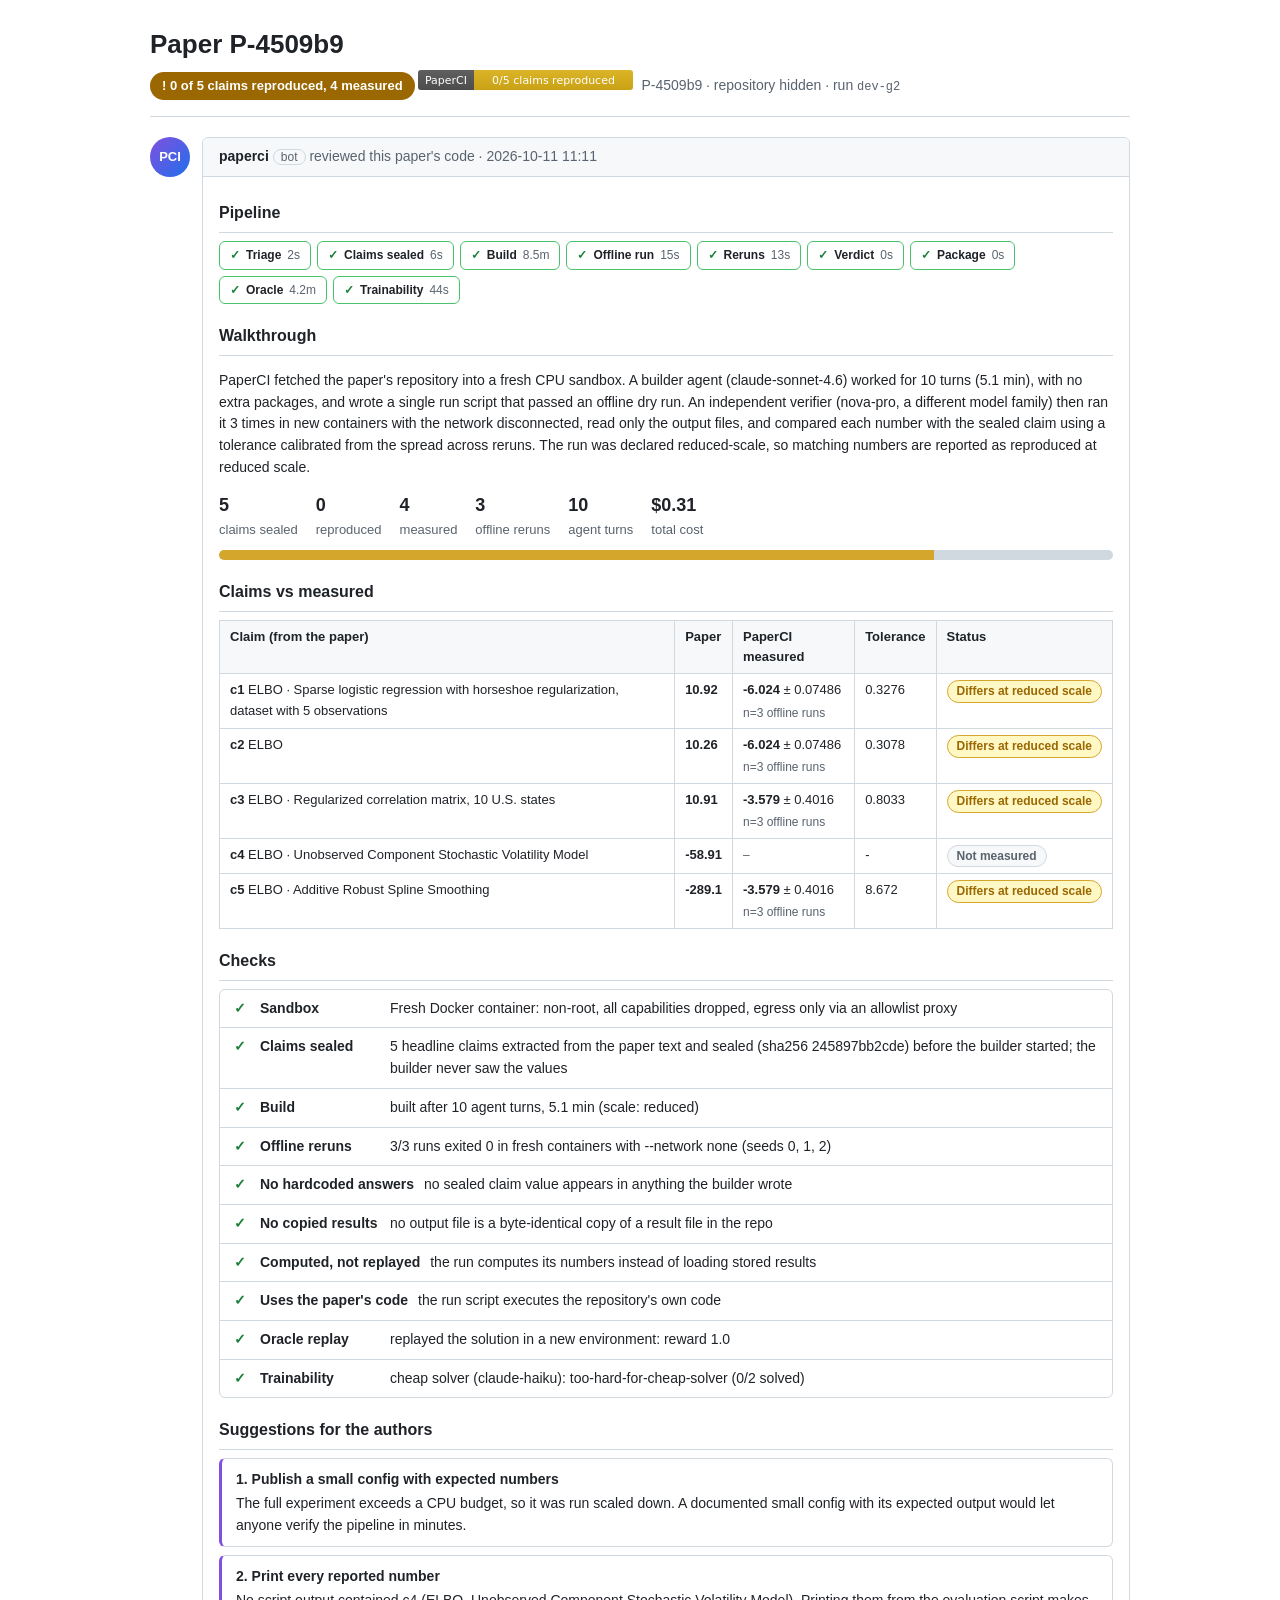
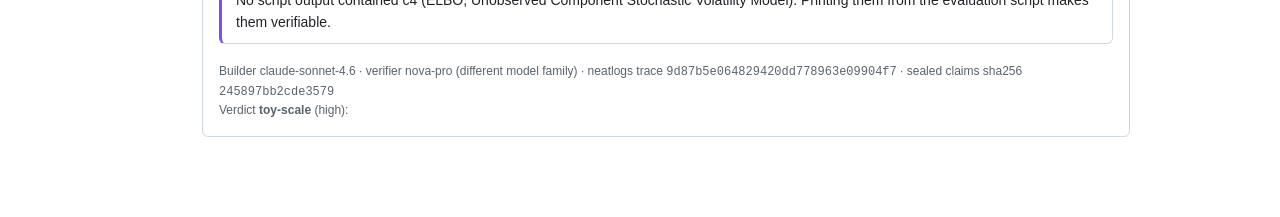
<file: paperci-reviews/P-4509b9-dev-g2.html>
<!doctype html><html><head><meta charset="utf-8"><meta name="viewport" content="width=device-width,initial-scale=1">
<title>PaperCI review: Paper P-4509b9</title><style>
:root{--fg:#1f2328;--muted:#59636e;--line:#d1d9e0;--bg:#f6f8fa;--ok:#1a7f37;--warn:#9a6700;--bad:#d1242f;--na:#59636e;--acc:#8250df}
*{box-sizing:border-box}body{margin:0;font:14px/1.55 -apple-system,BlinkMacSystemFont,"Segoe UI",Helvetica,Arial,sans-serif;color:var(--fg);background:#fff}
.wrap{max-width:1012px;margin:0 auto;padding:24px 16px 64px}
.pr{border-bottom:1px solid var(--line);padding-bottom:16px;margin-bottom:20px}.pr h1{font-size:26px;font-weight:400;margin:0 0 6px}
.pr h1 b{font-weight:600}.pill{display:inline-flex;align-items:center;gap:6px;border-radius:2em;padding:4px 12px;color:#fff;font-weight:600;font-size:13px}
.pill.ok{background:var(--ok)}.pill.warn{background:var(--warn)}.pill.bad{background:var(--bad)}.pill.na{background:var(--na)}
.meta{color:var(--muted);margin-left:8px}
.comment{display:flex;gap:12px;margin:18px 0}.avatar{flex:0 0 40px;height:40px;border-radius:50%;background:linear-gradient(135deg,#8250df,#1f6feb);
color:#fff;font-weight:700;display:flex;align-items:center;justify-content:center;font-size:13px}
.box{flex:1;border:1px solid var(--line);border-radius:6px;overflow:hidden}.boxh{background:var(--bg);border-bottom:1px solid var(--line);padding:8px 16px;color:var(--muted)}
.boxh b{color:var(--fg)}.bot{border:1px solid var(--line);border-radius:2em;padding:0 7px;font-size:12px;margin-left:4px}
.boxb{padding:4px 16px 16px}h3{font-size:16px;margin:20px 0 8px;padding-bottom:6px;border-bottom:1px solid var(--line)}
table{border-collapse:collapse;width:100%;font-size:13px}th,td{border:1px solid var(--line);padding:6px 10px;text-align:left;vertical-align:top}th{background:var(--bg)}
.st{display:inline-block;border-radius:2em;padding:1px 9px;font-size:12px;font-weight:600;white-space:nowrap;border:1px solid}
.st.ok{color:var(--ok);border-color:#4ac26b;background:#dafbe1}.st.warn{color:var(--warn);border-color:#d4a72c;background:#fff8c5}
.st.bad{color:var(--bad);border-color:#ff8182;background:#ffebe9}.st.na{color:var(--na);border-color:var(--line);background:var(--bg)}
.q{color:var(--muted);font-size:12px;margin-top:3px}.mono{font-family:ui-monospace,SFMono-Regular,Consolas,monospace;font-size:12px}
.checks{border:1px solid var(--line);border-radius:6px}.ck{display:flex;gap:10px;padding:8px 14px;border-top:1px solid var(--line)}.ck:first-child{border-top:0}
.ck .i{width:16px;flex:0 0 16px;font-weight:700}.ck .i.ok{color:var(--ok)}.ck .i.bad{color:var(--bad)}.ck .i.warn{color:var(--warn)}.ck .i.na{color:var(--na)}
.ck .n{font-weight:600;min-width:120px}
.sg{border:1px solid var(--line);border-left:3px solid var(--acc);border-radius:6px;padding:10px 14px;margin:8px 0}.sg b{display:block;margin-bottom:2px}
details{border:1px solid var(--line);border-radius:6px;margin-top:14px}summary{cursor:pointer;padding:8px 14px;background:var(--bg);font-weight:600}
pre{margin:0;padding:12px 14px;overflow:auto;background:#0d1117;color:#e6edf3;font-size:12px;line-height:1.45}
.bar{display:flex;height:10px;border-radius:6px;overflow:hidden;margin:10px 0 4px;background:var(--bg)}.bar span{display:block}
.pipe{display:flex;gap:6px;flex-wrap:wrap;margin:6px 0 4px}.stp{display:flex;align-items:center;gap:6px;border:1px solid var(--line);
border-radius:6px;padding:4px 10px;font-size:12px;font-weight:600;background:#fff}.stp .q{margin:0;font-weight:400}
.stp.ok{border-color:#4ac26b}.stp.ok .i{color:var(--ok)}.stp.bad{border-color:#ff8182}.stp.bad .i{color:var(--bad)}
.stp.warn{border-color:#d4a72c}.stp.warn .i{color:var(--warn)}.stp.na{color:var(--muted)}
.foot{color:var(--muted);font-size:12px;margin-top:18px}.sum{display:flex;gap:18px;flex-wrap:wrap;color:var(--muted);font-size:13px}
.sum b{color:var(--fg);font-size:18px;display:block}
</style></head><body><div class=wrap>
<div class=pr><h1><b>Paper P-4509b9</b></h1>
<span class="pill warn">! 0 of 5 claims reproduced, 4 measured</span> <svg xmlns="http://www.w3.org/2000/svg" width="215" height="20" role="img" aria-label="PaperCI: 0/5 claims reproduced"><linearGradient id="s" x2="0" y2="100%"><stop offset="0" stop-color="#bbb" stop-opacity=".1"/><stop offset="1" stop-opacity=".1"/></linearGradient><clipPath id="r"><rect width="215" height="20" rx="3" fill="#fff"/></clipPath><g clip-path="url(#r)"><rect width="56" height="20" fill="#555"/><rect x="56" width="159" height="20" fill="#dfb317"/><rect width="215" height="20" fill="url(#s)"/></g><g fill="#fff" text-anchor="middle" font-family="Verdana,Geneva,DejaVu Sans,sans-serif" font-size="11"><text x="28.0" y="14">PaperCI</text><text x="135.5" y="14">0/5 claims reproduced</text></g></svg><span class=meta>P-4509b9 &middot; repository hidden &middot; run <span class=mono>dev-g2</span></span></div>
<div class=comment><div class=avatar>PCI</div><div class=box>
<div class=boxh><b>paperci</b><span class=bot>bot</span> reviewed this paper's code &middot; 2026-10-11 11:11</div><div class=boxb>
<h3>Pipeline</h3><div class=pipe><div class='stp ok'><span class=i>&#10003;</span>Triage<span class=q>2s</span></div><div class='stp ok'><span class=i>&#10003;</span>Claims sealed<span class=q>6s</span></div><div class='stp ok'><span class=i>&#10003;</span>Build<span class=q>8.5m</span></div><div class='stp ok'><span class=i>&#10003;</span>Offline run<span class=q>15s</span></div><div class='stp ok'><span class=i>&#10003;</span>Reruns<span class=q>13s</span></div><div class='stp ok'><span class=i>&#10003;</span>Verdict<span class=q>0s</span></div><div class='stp ok'><span class=i>&#10003;</span>Package<span class=q>0s</span></div><div class='stp ok'><span class=i>&#10003;</span>Oracle<span class=q>4.2m</span></div><div class='stp ok'><span class=i>&#10003;</span>Trainability<span class=q>44s</span></div></div>
<h3>Walkthrough</h3><p>PaperCI fetched the paper&#x27;s repository into a fresh CPU sandbox. A builder agent (claude-sonnet-4.6) worked for 10 turns (5.1 min), with no extra packages, and wrote a single run script that passed an offline dry run. An independent verifier (nova-pro, a different model family) then ran it 3 times in new containers with the network disconnected, read only the output files, and compared each number with the sealed claim using a tolerance calibrated from the spread across reruns. The run was declared reduced-scale, so matching numbers are reported as reproduced at reduced scale.</p>
<div class=sum><div><b>5</b>claims sealed</div><div><b>0</b>reproduced</div>
<div><b>4</b>measured</div><div><b>3</b>offline reruns</div>
<div><b>10</b>agent turns</div><div><b>$0.31</b>total cost</div></div>
<div class=bar><span style="width:80.0%;background:#d4a72c"></span><span style="width:20.0%;background:#d1d9e0"></span></div>
<h3>Claims vs measured</h3><table><tr><th>Claim (from the paper)</th><th>Paper</th><th>PaperCI measured</th><th>Tolerance</th><th>Status</th></tr><tr><td><b>c1</b> ELBO &middot; Sparse logistic regression with horseshoe regularization, dataset with 5 observations</td><td><b>10.92</b></td><td><b>-6.024</b> &plusmn; 0.07486<div class=q>n=3 offline runs</div></td><td>0.3276</td><td><span class='st warn' title='outside tolerance; expected when the run is scaled down'>Differs at reduced scale</span></td></tr><tr><td><b>c2</b> ELBO</td><td><b>10.26</b></td><td><b>-6.024</b> &plusmn; 0.07486<div class=q>n=3 offline runs</div></td><td>0.3078</td><td><span class='st warn' title='outside tolerance; expected when the run is scaled down'>Differs at reduced scale</span></td></tr><tr><td><b>c3</b> ELBO &middot; Regularized correlation matrix, 10 U.S. states</td><td><b>10.91</b></td><td><b>-3.579</b> &plusmn; 0.4016<div class=q>n=3 offline runs</div></td><td>0.8033</td><td><span class='st warn' title='outside tolerance; expected when the run is scaled down'>Differs at reduced scale</span></td></tr><tr><td><b>c4</b> ELBO &middot; Unobserved Component Stochastic Volatility Model</td><td><b>-58.91</b></td><td><span class=q>&ndash;</span></td><td>-</td><td><span class='st na' title='no run printed this metric'>Not measured</span></td></tr><tr><td><b>c5</b> ELBO &middot; Additive Robust Spline Smoothing</td><td><b>-289.1</b></td><td><b>-3.579</b> &plusmn; 0.4016<div class=q>n=3 offline runs</div></td><td>8.672</td><td><span class='st warn' title='outside tolerance; expected when the run is scaled down'>Differs at reduced scale</span></td></tr></table>
<h3>Checks</h3><div class=checks><div class=ck><span class='i ok'>&#10003;</span><span class=n>Sandbox</span><span>Fresh Docker container: non-root, all capabilities dropped, egress only via an allowlist proxy</span></div><div class=ck><span class='i ok'>&#10003;</span><span class=n>Claims sealed</span><span>5 headline claims extracted from the paper text and sealed (sha256 245897bb2cde) before the builder started; the builder never saw the values</span></div><div class=ck><span class='i ok'>&#10003;</span><span class=n>Build</span><span>built after 10 agent turns, 5.1 min (scale: reduced)</span></div><div class=ck><span class='i ok'>&#10003;</span><span class=n>Offline reruns</span><span>3/3 runs exited 0 in fresh containers with --network none (seeds 0, 1, 2)</span></div><div class=ck><span class='i ok'>&#10003;</span><span class=n>No hardcoded answers</span><span>no sealed claim value appears in anything the builder wrote</span></div><div class=ck><span class='i ok'>&#10003;</span><span class=n>No copied results</span><span>no output file is a byte-identical copy of a result file in the repo</span></div><div class=ck><span class='i ok'>&#10003;</span><span class=n>Computed, not replayed</span><span>the run computes its numbers instead of loading stored results</span></div><div class=ck><span class='i ok'>&#10003;</span><span class=n>Uses the paper&#x27;s code</span><span>the run script executes the repository&#x27;s own code</span></div><div class=ck><span class='i ok'>&#10003;</span><span class=n>Oracle replay</span><span>replayed the solution in a new environment: reward 1.0</span></div><div class=ck><span class='i ok'>&#10003;</span><span class=n>Trainability</span><span>cheap solver (claude-haiku): too-hard-for-cheap-solver (0/2 solved)</span></div></div>
<h3>Suggestions for the authors</h3><div class=sg><b>1. Publish a small config with expected numbers</b>The full experiment exceeds a CPU budget, so it was run scaled down. A documented small config with its expected output would let anyone verify the pipeline in minutes.</div><div class=sg><b>2. Print every reported number</b>No script output contained c4 (ELBO, Unobserved Component Stochastic Volatility Model). Printing them from the evaluation script makes them verifiable.</div>

<div class=foot>Builder claude-sonnet-4.6 &middot; verifier nova-pro (different model family) &middot;
neatlogs trace <span class=mono>9d87b5e064829420dd778963e09904f7</span> &middot; sealed claims sha256 <span class=mono>245897bb2cde3579</span><br>
Verdict <b>toy-scale</b> (high): </div>
</div></div></div></div></body></html>
</file>
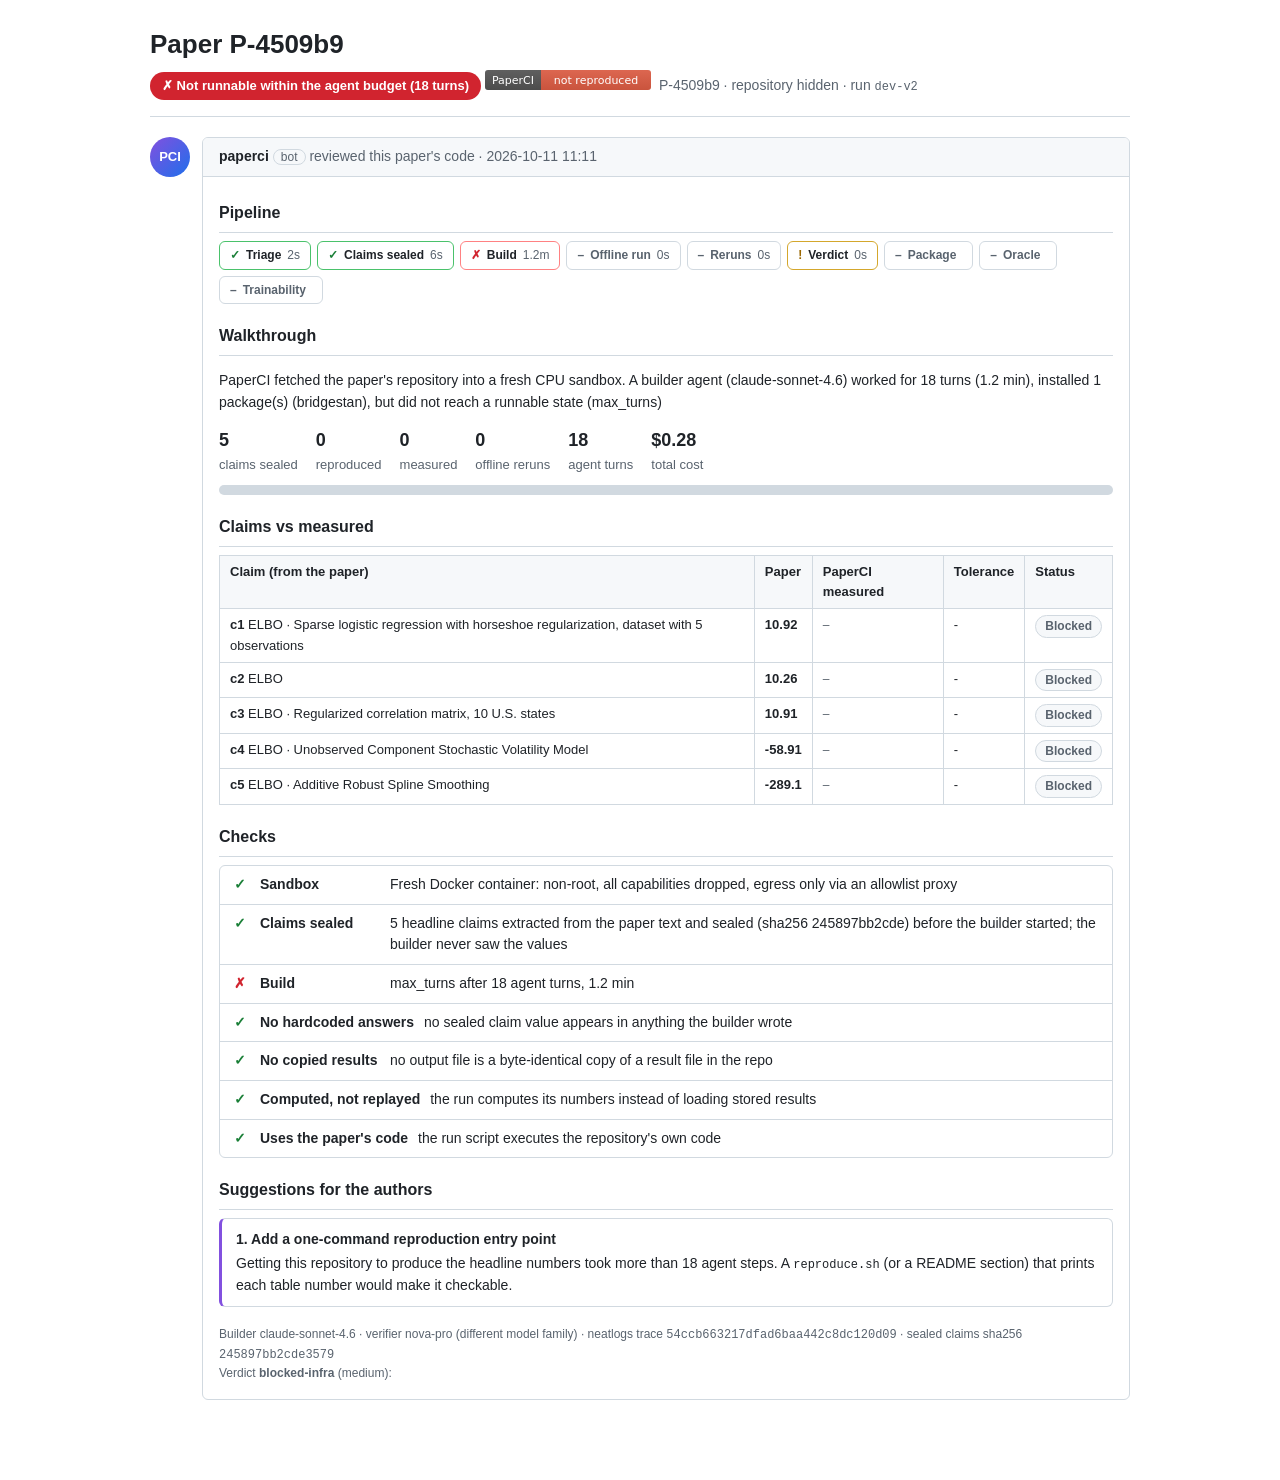
<file: paperci-reviews/P-4509b9-dev-v2.html>
<!doctype html><html><head><meta charset="utf-8"><meta name="viewport" content="width=device-width,initial-scale=1">
<title>PaperCI review: Paper P-4509b9</title><style>
:root{--fg:#1f2328;--muted:#59636e;--line:#d1d9e0;--bg:#f6f8fa;--ok:#1a7f37;--warn:#9a6700;--bad:#d1242f;--na:#59636e;--acc:#8250df}
*{box-sizing:border-box}body{margin:0;font:14px/1.55 -apple-system,BlinkMacSystemFont,"Segoe UI",Helvetica,Arial,sans-serif;color:var(--fg);background:#fff}
.wrap{max-width:1012px;margin:0 auto;padding:24px 16px 64px}
.pr{border-bottom:1px solid var(--line);padding-bottom:16px;margin-bottom:20px}.pr h1{font-size:26px;font-weight:400;margin:0 0 6px}
.pr h1 b{font-weight:600}.pill{display:inline-flex;align-items:center;gap:6px;border-radius:2em;padding:4px 12px;color:#fff;font-weight:600;font-size:13px}
.pill.ok{background:var(--ok)}.pill.warn{background:var(--warn)}.pill.bad{background:var(--bad)}.pill.na{background:var(--na)}
.meta{color:var(--muted);margin-left:8px}
.comment{display:flex;gap:12px;margin:18px 0}.avatar{flex:0 0 40px;height:40px;border-radius:50%;background:linear-gradient(135deg,#8250df,#1f6feb);
color:#fff;font-weight:700;display:flex;align-items:center;justify-content:center;font-size:13px}
.box{flex:1;border:1px solid var(--line);border-radius:6px;overflow:hidden}.boxh{background:var(--bg);border-bottom:1px solid var(--line);padding:8px 16px;color:var(--muted)}
.boxh b{color:var(--fg)}.bot{border:1px solid var(--line);border-radius:2em;padding:0 7px;font-size:12px;margin-left:4px}
.boxb{padding:4px 16px 16px}h3{font-size:16px;margin:20px 0 8px;padding-bottom:6px;border-bottom:1px solid var(--line)}
table{border-collapse:collapse;width:100%;font-size:13px}th,td{border:1px solid var(--line);padding:6px 10px;text-align:left;vertical-align:top}th{background:var(--bg)}
.st{display:inline-block;border-radius:2em;padding:1px 9px;font-size:12px;font-weight:600;white-space:nowrap;border:1px solid}
.st.ok{color:var(--ok);border-color:#4ac26b;background:#dafbe1}.st.warn{color:var(--warn);border-color:#d4a72c;background:#fff8c5}
.st.bad{color:var(--bad);border-color:#ff8182;background:#ffebe9}.st.na{color:var(--na);border-color:var(--line);background:var(--bg)}
.q{color:var(--muted);font-size:12px;margin-top:3px}.mono{font-family:ui-monospace,SFMono-Regular,Consolas,monospace;font-size:12px}
.checks{border:1px solid var(--line);border-radius:6px}.ck{display:flex;gap:10px;padding:8px 14px;border-top:1px solid var(--line)}.ck:first-child{border-top:0}
.ck .i{width:16px;flex:0 0 16px;font-weight:700}.ck .i.ok{color:var(--ok)}.ck .i.bad{color:var(--bad)}.ck .i.warn{color:var(--warn)}.ck .i.na{color:var(--na)}
.ck .n{font-weight:600;min-width:120px}
.sg{border:1px solid var(--line);border-left:3px solid var(--acc);border-radius:6px;padding:10px 14px;margin:8px 0}.sg b{display:block;margin-bottom:2px}
details{border:1px solid var(--line);border-radius:6px;margin-top:14px}summary{cursor:pointer;padding:8px 14px;background:var(--bg);font-weight:600}
pre{margin:0;padding:12px 14px;overflow:auto;background:#0d1117;color:#e6edf3;font-size:12px;line-height:1.45}
.bar{display:flex;height:10px;border-radius:6px;overflow:hidden;margin:10px 0 4px;background:var(--bg)}.bar span{display:block}
.pipe{display:flex;gap:6px;flex-wrap:wrap;margin:6px 0 4px}.stp{display:flex;align-items:center;gap:6px;border:1px solid var(--line);
border-radius:6px;padding:4px 10px;font-size:12px;font-weight:600;background:#fff}.stp .q{margin:0;font-weight:400}
.stp.ok{border-color:#4ac26b}.stp.ok .i{color:var(--ok)}.stp.bad{border-color:#ff8182}.stp.bad .i{color:var(--bad)}
.stp.warn{border-color:#d4a72c}.stp.warn .i{color:var(--warn)}.stp.na{color:var(--muted)}
.foot{color:var(--muted);font-size:12px;margin-top:18px}.sum{display:flex;gap:18px;flex-wrap:wrap;color:var(--muted);font-size:13px}
.sum b{color:var(--fg);font-size:18px;display:block}
</style></head><body><div class=wrap>
<div class=pr><h1><b>Paper P-4509b9</b></h1>
<span class="pill bad">&#10007; Not runnable within the agent budget (18 turns)</span> <svg xmlns="http://www.w3.org/2000/svg" width="166" height="20" role="img" aria-label="PaperCI: not reproduced"><linearGradient id="s" x2="0" y2="100%"><stop offset="0" stop-color="#bbb" stop-opacity=".1"/><stop offset="1" stop-opacity=".1"/></linearGradient><clipPath id="r"><rect width="166" height="20" rx="3" fill="#fff"/></clipPath><g clip-path="url(#r)"><rect width="56" height="20" fill="#555"/><rect x="56" width="110" height="20" fill="#e05d44"/><rect width="166" height="20" fill="url(#s)"/></g><g fill="#fff" text-anchor="middle" font-family="Verdana,Geneva,DejaVu Sans,sans-serif" font-size="11"><text x="28.0" y="14">PaperCI</text><text x="111.0" y="14">not reproduced</text></g></svg><span class=meta>P-4509b9 &middot; repository hidden &middot; run <span class=mono>dev-v2</span></span></div>
<div class=comment><div class=avatar>PCI</div><div class=box>
<div class=boxh><b>paperci</b><span class=bot>bot</span> reviewed this paper's code &middot; 2026-10-11 11:11</div><div class=boxb>
<h3>Pipeline</h3><div class=pipe><div class='stp ok'><span class=i>&#10003;</span>Triage<span class=q>2s</span></div><div class='stp ok'><span class=i>&#10003;</span>Claims sealed<span class=q>6s</span></div><div class='stp bad'><span class=i>&#10007;</span>Build<span class=q>1.2m</span></div><div class='stp na'><span class=i>&ndash;</span>Offline run<span class=q>0s</span></div><div class='stp na'><span class=i>&ndash;</span>Reruns<span class=q>0s</span></div><div class='stp warn'><span class=i>!</span>Verdict<span class=q>0s</span></div><div class='stp na'><span class=i>&ndash;</span>Package<span class=q></span></div><div class='stp na'><span class=i>&ndash;</span>Oracle<span class=q></span></div><div class='stp na'><span class=i>&ndash;</span>Trainability<span class=q></span></div></div>
<h3>Walkthrough</h3><p>PaperCI fetched the paper&#x27;s repository into a fresh CPU sandbox. A builder agent (claude-sonnet-4.6) worked for 18 turns (1.2 min), installed 1 package(s) (bridgestan), but did not reach a runnable state (max_turns)</p>
<div class=sum><div><b>5</b>claims sealed</div><div><b>0</b>reproduced</div>
<div><b>0</b>measured</div><div><b>0</b>offline reruns</div>
<div><b>18</b>agent turns</div><div><b>$0.28</b>total cost</div></div>
<div class=bar><span style="width:100.0%;background:#d1d9e0"></span></div>
<h3>Claims vs measured</h3><table><tr><th>Claim (from the paper)</th><th>Paper</th><th>PaperCI measured</th><th>Tolerance</th><th>Status</th></tr><tr><td><b>c1</b> ELBO &middot; Sparse logistic regression with horseshoe regularization, dataset with 5 observations</td><td><b>10.92</b></td><td><span class=q>&ndash;</span></td><td>-</td><td><span class='st na' title='the code could not be run in the sandbox'>Blocked</span></td></tr><tr><td><b>c2</b> ELBO</td><td><b>10.26</b></td><td><span class=q>&ndash;</span></td><td>-</td><td><span class='st na' title='the code could not be run in the sandbox'>Blocked</span></td></tr><tr><td><b>c3</b> ELBO &middot; Regularized correlation matrix, 10 U.S. states</td><td><b>10.91</b></td><td><span class=q>&ndash;</span></td><td>-</td><td><span class='st na' title='the code could not be run in the sandbox'>Blocked</span></td></tr><tr><td><b>c4</b> ELBO &middot; Unobserved Component Stochastic Volatility Model</td><td><b>-58.91</b></td><td><span class=q>&ndash;</span></td><td>-</td><td><span class='st na' title='the code could not be run in the sandbox'>Blocked</span></td></tr><tr><td><b>c5</b> ELBO &middot; Additive Robust Spline Smoothing</td><td><b>-289.1</b></td><td><span class=q>&ndash;</span></td><td>-</td><td><span class='st na' title='the code could not be run in the sandbox'>Blocked</span></td></tr></table>
<h3>Checks</h3><div class=checks><div class=ck><span class='i ok'>&#10003;</span><span class=n>Sandbox</span><span>Fresh Docker container: non-root, all capabilities dropped, egress only via an allowlist proxy</span></div><div class=ck><span class='i ok'>&#10003;</span><span class=n>Claims sealed</span><span>5 headline claims extracted from the paper text and sealed (sha256 245897bb2cde) before the builder started; the builder never saw the values</span></div><div class=ck><span class='i bad'>&#10007;</span><span class=n>Build</span><span>max_turns after 18 agent turns, 1.2 min</span></div><div class=ck><span class='i ok'>&#10003;</span><span class=n>No hardcoded answers</span><span>no sealed claim value appears in anything the builder wrote</span></div><div class=ck><span class='i ok'>&#10003;</span><span class=n>No copied results</span><span>no output file is a byte-identical copy of a result file in the repo</span></div><div class=ck><span class='i ok'>&#10003;</span><span class=n>Computed, not replayed</span><span>the run computes its numbers instead of loading stored results</span></div><div class=ck><span class='i ok'>&#10003;</span><span class=n>Uses the paper&#x27;s code</span><span>the run script executes the repository&#x27;s own code</span></div></div>
<h3>Suggestions for the authors</h3><div class=sg><b>1. Add a one-command reproduction entry point</b>Getting this repository to produce the headline numbers took more than 18 agent steps. A <code class=mono>reproduce.sh</code> (or a README section) that prints each table number would make it checkable.</div>

<div class=foot>Builder claude-sonnet-4.6 &middot; verifier nova-pro (different model family) &middot;
neatlogs trace <span class=mono>54ccb663217dfad6baa442c8dc120d09</span> &middot; sealed claims sha256 <span class=mono>245897bb2cde3579</span><br>
Verdict <b>blocked-infra</b> (medium): </div>
</div></div></div></div></body></html>
</file>
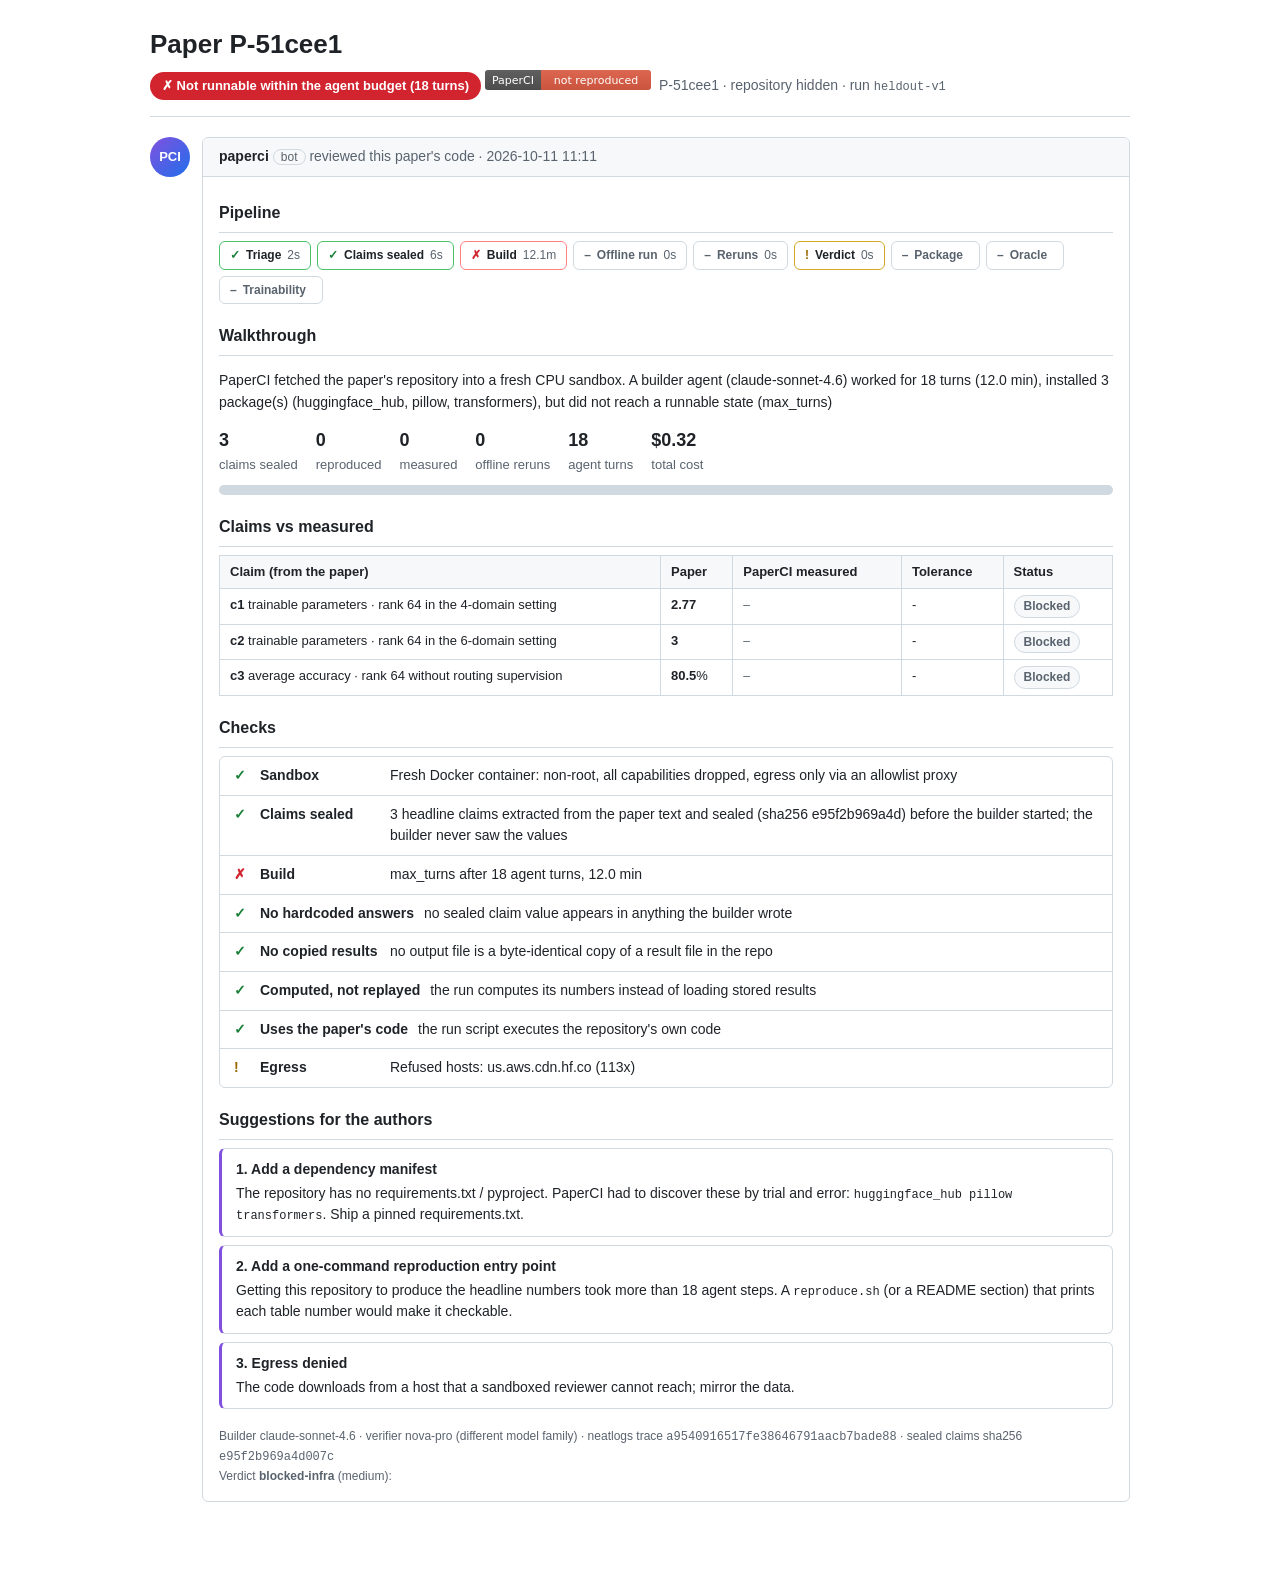
<file: paperci-reviews/P-51cee1-heldout-v1.html>
<!doctype html><html><head><meta charset="utf-8"><meta name="viewport" content="width=device-width,initial-scale=1">
<title>PaperCI review: Paper P-51cee1</title><style>
:root{--fg:#1f2328;--muted:#59636e;--line:#d1d9e0;--bg:#f6f8fa;--ok:#1a7f37;--warn:#9a6700;--bad:#d1242f;--na:#59636e;--acc:#8250df}
*{box-sizing:border-box}body{margin:0;font:14px/1.55 -apple-system,BlinkMacSystemFont,"Segoe UI",Helvetica,Arial,sans-serif;color:var(--fg);background:#fff}
.wrap{max-width:1012px;margin:0 auto;padding:24px 16px 64px}
.pr{border-bottom:1px solid var(--line);padding-bottom:16px;margin-bottom:20px}.pr h1{font-size:26px;font-weight:400;margin:0 0 6px}
.pr h1 b{font-weight:600}.pill{display:inline-flex;align-items:center;gap:6px;border-radius:2em;padding:4px 12px;color:#fff;font-weight:600;font-size:13px}
.pill.ok{background:var(--ok)}.pill.warn{background:var(--warn)}.pill.bad{background:var(--bad)}.pill.na{background:var(--na)}
.meta{color:var(--muted);margin-left:8px}
.comment{display:flex;gap:12px;margin:18px 0}.avatar{flex:0 0 40px;height:40px;border-radius:50%;background:linear-gradient(135deg,#8250df,#1f6feb);
color:#fff;font-weight:700;display:flex;align-items:center;justify-content:center;font-size:13px}
.box{flex:1;border:1px solid var(--line);border-radius:6px;overflow:hidden}.boxh{background:var(--bg);border-bottom:1px solid var(--line);padding:8px 16px;color:var(--muted)}
.boxh b{color:var(--fg)}.bot{border:1px solid var(--line);border-radius:2em;padding:0 7px;font-size:12px;margin-left:4px}
.boxb{padding:4px 16px 16px}h3{font-size:16px;margin:20px 0 8px;padding-bottom:6px;border-bottom:1px solid var(--line)}
table{border-collapse:collapse;width:100%;font-size:13px}th,td{border:1px solid var(--line);padding:6px 10px;text-align:left;vertical-align:top}th{background:var(--bg)}
.st{display:inline-block;border-radius:2em;padding:1px 9px;font-size:12px;font-weight:600;white-space:nowrap;border:1px solid}
.st.ok{color:var(--ok);border-color:#4ac26b;background:#dafbe1}.st.warn{color:var(--warn);border-color:#d4a72c;background:#fff8c5}
.st.bad{color:var(--bad);border-color:#ff8182;background:#ffebe9}.st.na{color:var(--na);border-color:var(--line);background:var(--bg)}
.q{color:var(--muted);font-size:12px;margin-top:3px}.mono{font-family:ui-monospace,SFMono-Regular,Consolas,monospace;font-size:12px}
.checks{border:1px solid var(--line);border-radius:6px}.ck{display:flex;gap:10px;padding:8px 14px;border-top:1px solid var(--line)}.ck:first-child{border-top:0}
.ck .i{width:16px;flex:0 0 16px;font-weight:700}.ck .i.ok{color:var(--ok)}.ck .i.bad{color:var(--bad)}.ck .i.warn{color:var(--warn)}.ck .i.na{color:var(--na)}
.ck .n{font-weight:600;min-width:120px}
.sg{border:1px solid var(--line);border-left:3px solid var(--acc);border-radius:6px;padding:10px 14px;margin:8px 0}.sg b{display:block;margin-bottom:2px}
details{border:1px solid var(--line);border-radius:6px;margin-top:14px}summary{cursor:pointer;padding:8px 14px;background:var(--bg);font-weight:600}
pre{margin:0;padding:12px 14px;overflow:auto;background:#0d1117;color:#e6edf3;font-size:12px;line-height:1.45}
.bar{display:flex;height:10px;border-radius:6px;overflow:hidden;margin:10px 0 4px;background:var(--bg)}.bar span{display:block}
.pipe{display:flex;gap:6px;flex-wrap:wrap;margin:6px 0 4px}.stp{display:flex;align-items:center;gap:6px;border:1px solid var(--line);
border-radius:6px;padding:4px 10px;font-size:12px;font-weight:600;background:#fff}.stp .q{margin:0;font-weight:400}
.stp.ok{border-color:#4ac26b}.stp.ok .i{color:var(--ok)}.stp.bad{border-color:#ff8182}.stp.bad .i{color:var(--bad)}
.stp.warn{border-color:#d4a72c}.stp.warn .i{color:var(--warn)}.stp.na{color:var(--muted)}
.foot{color:var(--muted);font-size:12px;margin-top:18px}.sum{display:flex;gap:18px;flex-wrap:wrap;color:var(--muted);font-size:13px}
.sum b{color:var(--fg);font-size:18px;display:block}
</style></head><body><div class=wrap>
<div class=pr><h1><b>Paper P-51cee1</b></h1>
<span class="pill bad">&#10007; Not runnable within the agent budget (18 turns)</span> <svg xmlns="http://www.w3.org/2000/svg" width="166" height="20" role="img" aria-label="PaperCI: not reproduced"><linearGradient id="s" x2="0" y2="100%"><stop offset="0" stop-color="#bbb" stop-opacity=".1"/><stop offset="1" stop-opacity=".1"/></linearGradient><clipPath id="r"><rect width="166" height="20" rx="3" fill="#fff"/></clipPath><g clip-path="url(#r)"><rect width="56" height="20" fill="#555"/><rect x="56" width="110" height="20" fill="#e05d44"/><rect width="166" height="20" fill="url(#s)"/></g><g fill="#fff" text-anchor="middle" font-family="Verdana,Geneva,DejaVu Sans,sans-serif" font-size="11"><text x="28.0" y="14">PaperCI</text><text x="111.0" y="14">not reproduced</text></g></svg><span class=meta>P-51cee1 &middot; repository hidden &middot; run <span class=mono>heldout-v1</span></span></div>
<div class=comment><div class=avatar>PCI</div><div class=box>
<div class=boxh><b>paperci</b><span class=bot>bot</span> reviewed this paper's code &middot; 2026-10-11 11:11</div><div class=boxb>
<h3>Pipeline</h3><div class=pipe><div class='stp ok'><span class=i>&#10003;</span>Triage<span class=q>2s</span></div><div class='stp ok'><span class=i>&#10003;</span>Claims sealed<span class=q>6s</span></div><div class='stp bad'><span class=i>&#10007;</span>Build<span class=q>12.1m</span></div><div class='stp na'><span class=i>&ndash;</span>Offline run<span class=q>0s</span></div><div class='stp na'><span class=i>&ndash;</span>Reruns<span class=q>0s</span></div><div class='stp warn'><span class=i>!</span>Verdict<span class=q>0s</span></div><div class='stp na'><span class=i>&ndash;</span>Package<span class=q></span></div><div class='stp na'><span class=i>&ndash;</span>Oracle<span class=q></span></div><div class='stp na'><span class=i>&ndash;</span>Trainability<span class=q></span></div></div>
<h3>Walkthrough</h3><p>PaperCI fetched the paper&#x27;s repository into a fresh CPU sandbox. A builder agent (claude-sonnet-4.6) worked for 18 turns (12.0 min), installed 3 package(s) (huggingface_hub, pillow, transformers), but did not reach a runnable state (max_turns)</p>
<div class=sum><div><b>3</b>claims sealed</div><div><b>0</b>reproduced</div>
<div><b>0</b>measured</div><div><b>0</b>offline reruns</div>
<div><b>18</b>agent turns</div><div><b>$0.32</b>total cost</div></div>
<div class=bar><span style="width:100.0%;background:#d1d9e0"></span></div>
<h3>Claims vs measured</h3><table><tr><th>Claim (from the paper)</th><th>Paper</th><th>PaperCI measured</th><th>Tolerance</th><th>Status</th></tr><tr><td><b>c1</b> trainable parameters &middot; rank 64 in the 4-domain setting</td><td><b>2.77</b></td><td><span class=q>&ndash;</span></td><td>-</td><td><span class='st na' title='the code could not be run in the sandbox'>Blocked</span></td></tr><tr><td><b>c2</b> trainable parameters &middot; rank 64 in the 6-domain setting</td><td><b>3</b></td><td><span class=q>&ndash;</span></td><td>-</td><td><span class='st na' title='the code could not be run in the sandbox'>Blocked</span></td></tr><tr><td><b>c3</b> average accuracy &middot; rank 64 without routing supervision</td><td><b>80.5</b>%</td><td><span class=q>&ndash;</span></td><td>-</td><td><span class='st na' title='the code could not be run in the sandbox'>Blocked</span></td></tr></table>
<h3>Checks</h3><div class=checks><div class=ck><span class='i ok'>&#10003;</span><span class=n>Sandbox</span><span>Fresh Docker container: non-root, all capabilities dropped, egress only via an allowlist proxy</span></div><div class=ck><span class='i ok'>&#10003;</span><span class=n>Claims sealed</span><span>3 headline claims extracted from the paper text and sealed (sha256 e95f2b969a4d) before the builder started; the builder never saw the values</span></div><div class=ck><span class='i bad'>&#10007;</span><span class=n>Build</span><span>max_turns after 18 agent turns, 12.0 min</span></div><div class=ck><span class='i ok'>&#10003;</span><span class=n>No hardcoded answers</span><span>no sealed claim value appears in anything the builder wrote</span></div><div class=ck><span class='i ok'>&#10003;</span><span class=n>No copied results</span><span>no output file is a byte-identical copy of a result file in the repo</span></div><div class=ck><span class='i ok'>&#10003;</span><span class=n>Computed, not replayed</span><span>the run computes its numbers instead of loading stored results</span></div><div class=ck><span class='i ok'>&#10003;</span><span class=n>Uses the paper&#x27;s code</span><span>the run script executes the repository&#x27;s own code</span></div><div class=ck><span class='i warn'>!</span><span class=n>Egress</span><span>Refused hosts: us.aws.cdn.hf.co (113x)</span></div></div>
<h3>Suggestions for the authors</h3><div class=sg><b>1. Add a dependency manifest</b>The repository has no requirements.txt / pyproject. PaperCI had to discover these by trial and error: <code class=mono>huggingface_hub pillow transformers</code>. Ship a pinned requirements.txt.</div><div class=sg><b>2. Add a one-command reproduction entry point</b>Getting this repository to produce the headline numbers took more than 18 agent steps. A <code class=mono>reproduce.sh</code> (or a README section) that prints each table number would make it checkable.</div><div class=sg><b>3. Egress denied</b>The code downloads from a host that a sandboxed reviewer cannot reach; mirror the data.</div>

<div class=foot>Builder claude-sonnet-4.6 &middot; verifier nova-pro (different model family) &middot;
neatlogs trace <span class=mono>a9540916517fe38646791aacb7bade88</span> &middot; sealed claims sha256 <span class=mono>e95f2b969a4d007c</span><br>
Verdict <b>blocked-infra</b> (medium): </div>
</div></div></div></div></body></html>
</file>
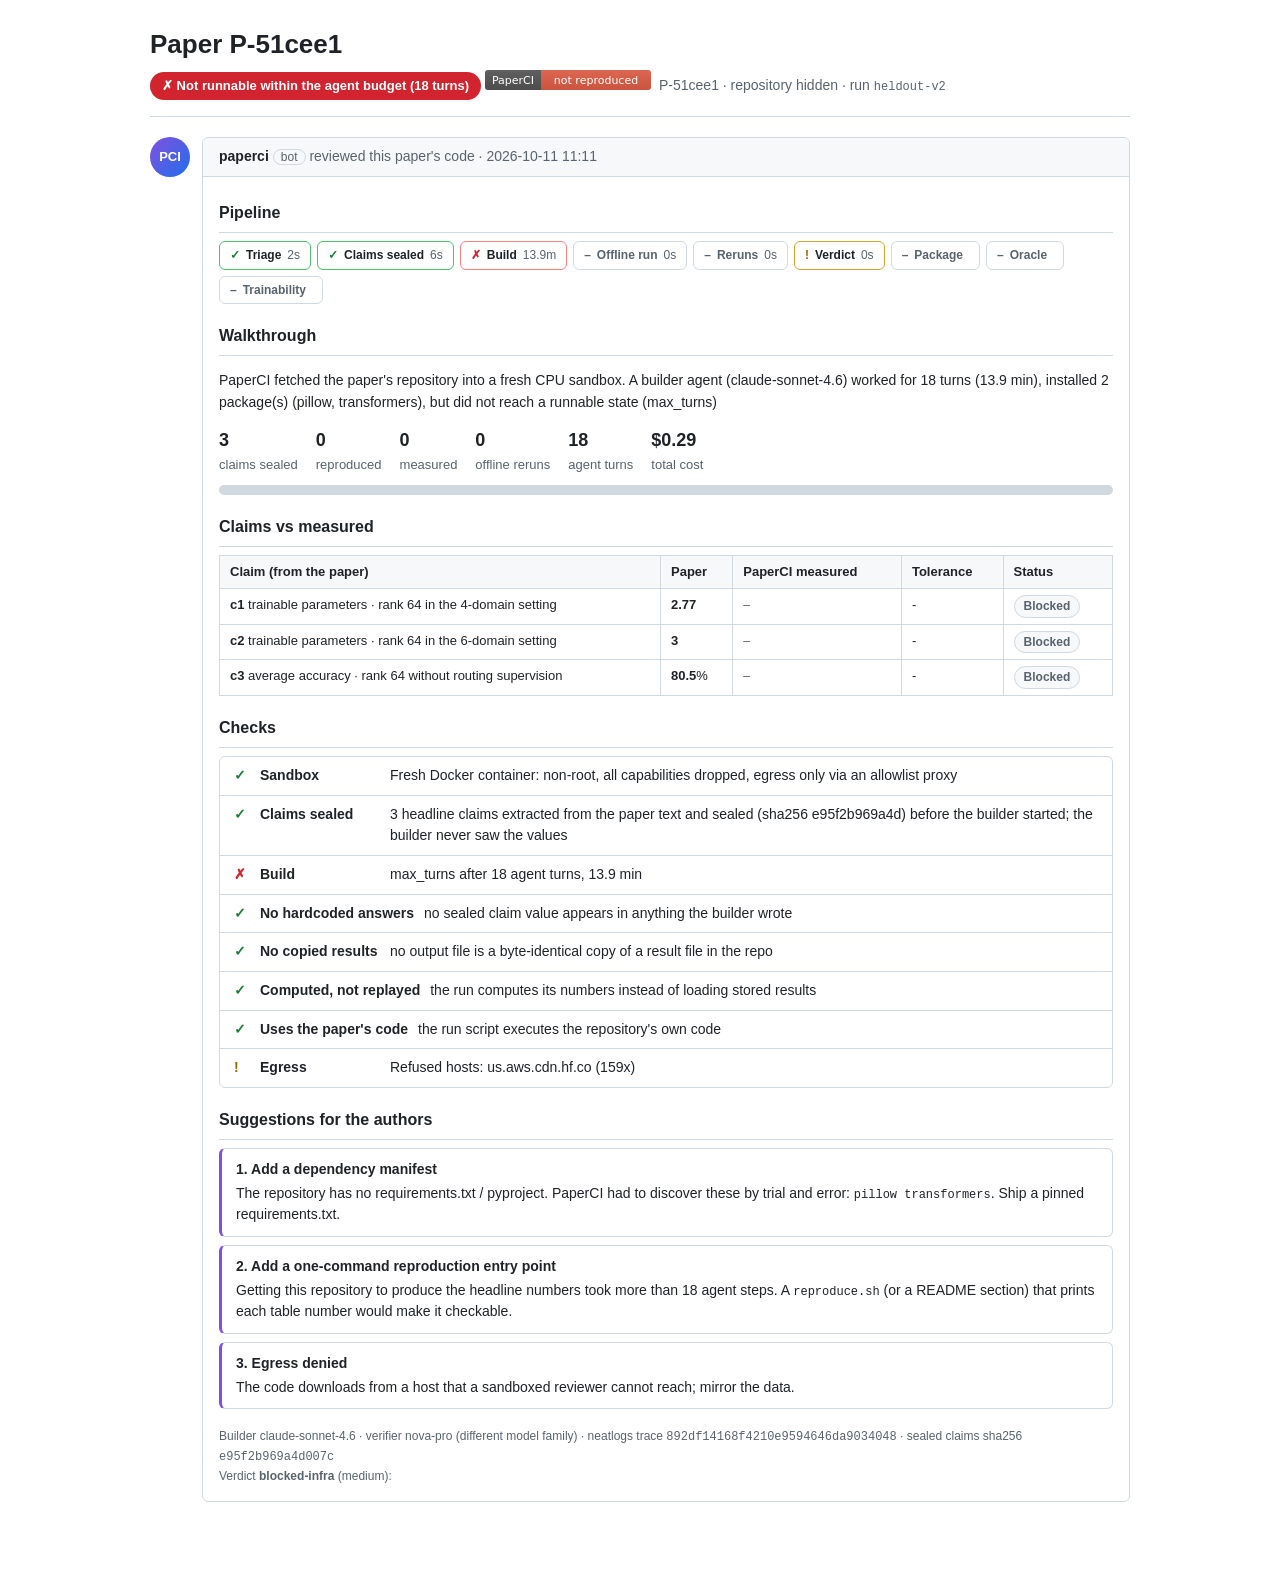
<file: paperci-reviews/P-51cee1-heldout-v2.html>
<!doctype html><html><head><meta charset="utf-8"><meta name="viewport" content="width=device-width,initial-scale=1">
<title>PaperCI review: Paper P-51cee1</title><style>
:root{--fg:#1f2328;--muted:#59636e;--line:#d1d9e0;--bg:#f6f8fa;--ok:#1a7f37;--warn:#9a6700;--bad:#d1242f;--na:#59636e;--acc:#8250df}
*{box-sizing:border-box}body{margin:0;font:14px/1.55 -apple-system,BlinkMacSystemFont,"Segoe UI",Helvetica,Arial,sans-serif;color:var(--fg);background:#fff}
.wrap{max-width:1012px;margin:0 auto;padding:24px 16px 64px}
.pr{border-bottom:1px solid var(--line);padding-bottom:16px;margin-bottom:20px}.pr h1{font-size:26px;font-weight:400;margin:0 0 6px}
.pr h1 b{font-weight:600}.pill{display:inline-flex;align-items:center;gap:6px;border-radius:2em;padding:4px 12px;color:#fff;font-weight:600;font-size:13px}
.pill.ok{background:var(--ok)}.pill.warn{background:var(--warn)}.pill.bad{background:var(--bad)}.pill.na{background:var(--na)}
.meta{color:var(--muted);margin-left:8px}
.comment{display:flex;gap:12px;margin:18px 0}.avatar{flex:0 0 40px;height:40px;border-radius:50%;background:linear-gradient(135deg,#8250df,#1f6feb);
color:#fff;font-weight:700;display:flex;align-items:center;justify-content:center;font-size:13px}
.box{flex:1;border:1px solid var(--line);border-radius:6px;overflow:hidden}.boxh{background:var(--bg);border-bottom:1px solid var(--line);padding:8px 16px;color:var(--muted)}
.boxh b{color:var(--fg)}.bot{border:1px solid var(--line);border-radius:2em;padding:0 7px;font-size:12px;margin-left:4px}
.boxb{padding:4px 16px 16px}h3{font-size:16px;margin:20px 0 8px;padding-bottom:6px;border-bottom:1px solid var(--line)}
table{border-collapse:collapse;width:100%;font-size:13px}th,td{border:1px solid var(--line);padding:6px 10px;text-align:left;vertical-align:top}th{background:var(--bg)}
.st{display:inline-block;border-radius:2em;padding:1px 9px;font-size:12px;font-weight:600;white-space:nowrap;border:1px solid}
.st.ok{color:var(--ok);border-color:#4ac26b;background:#dafbe1}.st.warn{color:var(--warn);border-color:#d4a72c;background:#fff8c5}
.st.bad{color:var(--bad);border-color:#ff8182;background:#ffebe9}.st.na{color:var(--na);border-color:var(--line);background:var(--bg)}
.q{color:var(--muted);font-size:12px;margin-top:3px}.mono{font-family:ui-monospace,SFMono-Regular,Consolas,monospace;font-size:12px}
.checks{border:1px solid var(--line);border-radius:6px}.ck{display:flex;gap:10px;padding:8px 14px;border-top:1px solid var(--line)}.ck:first-child{border-top:0}
.ck .i{width:16px;flex:0 0 16px;font-weight:700}.ck .i.ok{color:var(--ok)}.ck .i.bad{color:var(--bad)}.ck .i.warn{color:var(--warn)}.ck .i.na{color:var(--na)}
.ck .n{font-weight:600;min-width:120px}
.sg{border:1px solid var(--line);border-left:3px solid var(--acc);border-radius:6px;padding:10px 14px;margin:8px 0}.sg b{display:block;margin-bottom:2px}
details{border:1px solid var(--line);border-radius:6px;margin-top:14px}summary{cursor:pointer;padding:8px 14px;background:var(--bg);font-weight:600}
pre{margin:0;padding:12px 14px;overflow:auto;background:#0d1117;color:#e6edf3;font-size:12px;line-height:1.45}
.bar{display:flex;height:10px;border-radius:6px;overflow:hidden;margin:10px 0 4px;background:var(--bg)}.bar span{display:block}
.pipe{display:flex;gap:6px;flex-wrap:wrap;margin:6px 0 4px}.stp{display:flex;align-items:center;gap:6px;border:1px solid var(--line);
border-radius:6px;padding:4px 10px;font-size:12px;font-weight:600;background:#fff}.stp .q{margin:0;font-weight:400}
.stp.ok{border-color:#4ac26b}.stp.ok .i{color:var(--ok)}.stp.bad{border-color:#ff8182}.stp.bad .i{color:var(--bad)}
.stp.warn{border-color:#d4a72c}.stp.warn .i{color:var(--warn)}.stp.na{color:var(--muted)}
.foot{color:var(--muted);font-size:12px;margin-top:18px}.sum{display:flex;gap:18px;flex-wrap:wrap;color:var(--muted);font-size:13px}
.sum b{color:var(--fg);font-size:18px;display:block}
</style></head><body><div class=wrap>
<div class=pr><h1><b>Paper P-51cee1</b></h1>
<span class="pill bad">&#10007; Not runnable within the agent budget (18 turns)</span> <svg xmlns="http://www.w3.org/2000/svg" width="166" height="20" role="img" aria-label="PaperCI: not reproduced"><linearGradient id="s" x2="0" y2="100%"><stop offset="0" stop-color="#bbb" stop-opacity=".1"/><stop offset="1" stop-opacity=".1"/></linearGradient><clipPath id="r"><rect width="166" height="20" rx="3" fill="#fff"/></clipPath><g clip-path="url(#r)"><rect width="56" height="20" fill="#555"/><rect x="56" width="110" height="20" fill="#e05d44"/><rect width="166" height="20" fill="url(#s)"/></g><g fill="#fff" text-anchor="middle" font-family="Verdana,Geneva,DejaVu Sans,sans-serif" font-size="11"><text x="28.0" y="14">PaperCI</text><text x="111.0" y="14">not reproduced</text></g></svg><span class=meta>P-51cee1 &middot; repository hidden &middot; run <span class=mono>heldout-v2</span></span></div>
<div class=comment><div class=avatar>PCI</div><div class=box>
<div class=boxh><b>paperci</b><span class=bot>bot</span> reviewed this paper's code &middot; 2026-10-11 11:11</div><div class=boxb>
<h3>Pipeline</h3><div class=pipe><div class='stp ok'><span class=i>&#10003;</span>Triage<span class=q>2s</span></div><div class='stp ok'><span class=i>&#10003;</span>Claims sealed<span class=q>6s</span></div><div class='stp bad'><span class=i>&#10007;</span>Build<span class=q>13.9m</span></div><div class='stp na'><span class=i>&ndash;</span>Offline run<span class=q>0s</span></div><div class='stp na'><span class=i>&ndash;</span>Reruns<span class=q>0s</span></div><div class='stp warn'><span class=i>!</span>Verdict<span class=q>0s</span></div><div class='stp na'><span class=i>&ndash;</span>Package<span class=q></span></div><div class='stp na'><span class=i>&ndash;</span>Oracle<span class=q></span></div><div class='stp na'><span class=i>&ndash;</span>Trainability<span class=q></span></div></div>
<h3>Walkthrough</h3><p>PaperCI fetched the paper&#x27;s repository into a fresh CPU sandbox. A builder agent (claude-sonnet-4.6) worked for 18 turns (13.9 min), installed 2 package(s) (pillow, transformers), but did not reach a runnable state (max_turns)</p>
<div class=sum><div><b>3</b>claims sealed</div><div><b>0</b>reproduced</div>
<div><b>0</b>measured</div><div><b>0</b>offline reruns</div>
<div><b>18</b>agent turns</div><div><b>$0.29</b>total cost</div></div>
<div class=bar><span style="width:100.0%;background:#d1d9e0"></span></div>
<h3>Claims vs measured</h3><table><tr><th>Claim (from the paper)</th><th>Paper</th><th>PaperCI measured</th><th>Tolerance</th><th>Status</th></tr><tr><td><b>c1</b> trainable parameters &middot; rank 64 in the 4-domain setting</td><td><b>2.77</b></td><td><span class=q>&ndash;</span></td><td>-</td><td><span class='st na' title='the code could not be run in the sandbox'>Blocked</span></td></tr><tr><td><b>c2</b> trainable parameters &middot; rank 64 in the 6-domain setting</td><td><b>3</b></td><td><span class=q>&ndash;</span></td><td>-</td><td><span class='st na' title='the code could not be run in the sandbox'>Blocked</span></td></tr><tr><td><b>c3</b> average accuracy &middot; rank 64 without routing supervision</td><td><b>80.5</b>%</td><td><span class=q>&ndash;</span></td><td>-</td><td><span class='st na' title='the code could not be run in the sandbox'>Blocked</span></td></tr></table>
<h3>Checks</h3><div class=checks><div class=ck><span class='i ok'>&#10003;</span><span class=n>Sandbox</span><span>Fresh Docker container: non-root, all capabilities dropped, egress only via an allowlist proxy</span></div><div class=ck><span class='i ok'>&#10003;</span><span class=n>Claims sealed</span><span>3 headline claims extracted from the paper text and sealed (sha256 e95f2b969a4d) before the builder started; the builder never saw the values</span></div><div class=ck><span class='i bad'>&#10007;</span><span class=n>Build</span><span>max_turns after 18 agent turns, 13.9 min</span></div><div class=ck><span class='i ok'>&#10003;</span><span class=n>No hardcoded answers</span><span>no sealed claim value appears in anything the builder wrote</span></div><div class=ck><span class='i ok'>&#10003;</span><span class=n>No copied results</span><span>no output file is a byte-identical copy of a result file in the repo</span></div><div class=ck><span class='i ok'>&#10003;</span><span class=n>Computed, not replayed</span><span>the run computes its numbers instead of loading stored results</span></div><div class=ck><span class='i ok'>&#10003;</span><span class=n>Uses the paper&#x27;s code</span><span>the run script executes the repository&#x27;s own code</span></div><div class=ck><span class='i warn'>!</span><span class=n>Egress</span><span>Refused hosts: us.aws.cdn.hf.co (159x)</span></div></div>
<h3>Suggestions for the authors</h3><div class=sg><b>1. Add a dependency manifest</b>The repository has no requirements.txt / pyproject. PaperCI had to discover these by trial and error: <code class=mono>pillow transformers</code>. Ship a pinned requirements.txt.</div><div class=sg><b>2. Add a one-command reproduction entry point</b>Getting this repository to produce the headline numbers took more than 18 agent steps. A <code class=mono>reproduce.sh</code> (or a README section) that prints each table number would make it checkable.</div><div class=sg><b>3. Egress denied</b>The code downloads from a host that a sandboxed reviewer cannot reach; mirror the data.</div>

<div class=foot>Builder claude-sonnet-4.6 &middot; verifier nova-pro (different model family) &middot;
neatlogs trace <span class=mono>892df14168f4210e9594646da9034048</span> &middot; sealed claims sha256 <span class=mono>e95f2b969a4d007c</span><br>
Verdict <b>blocked-infra</b> (medium): </div>
</div></div></div></div></body></html>
</file>
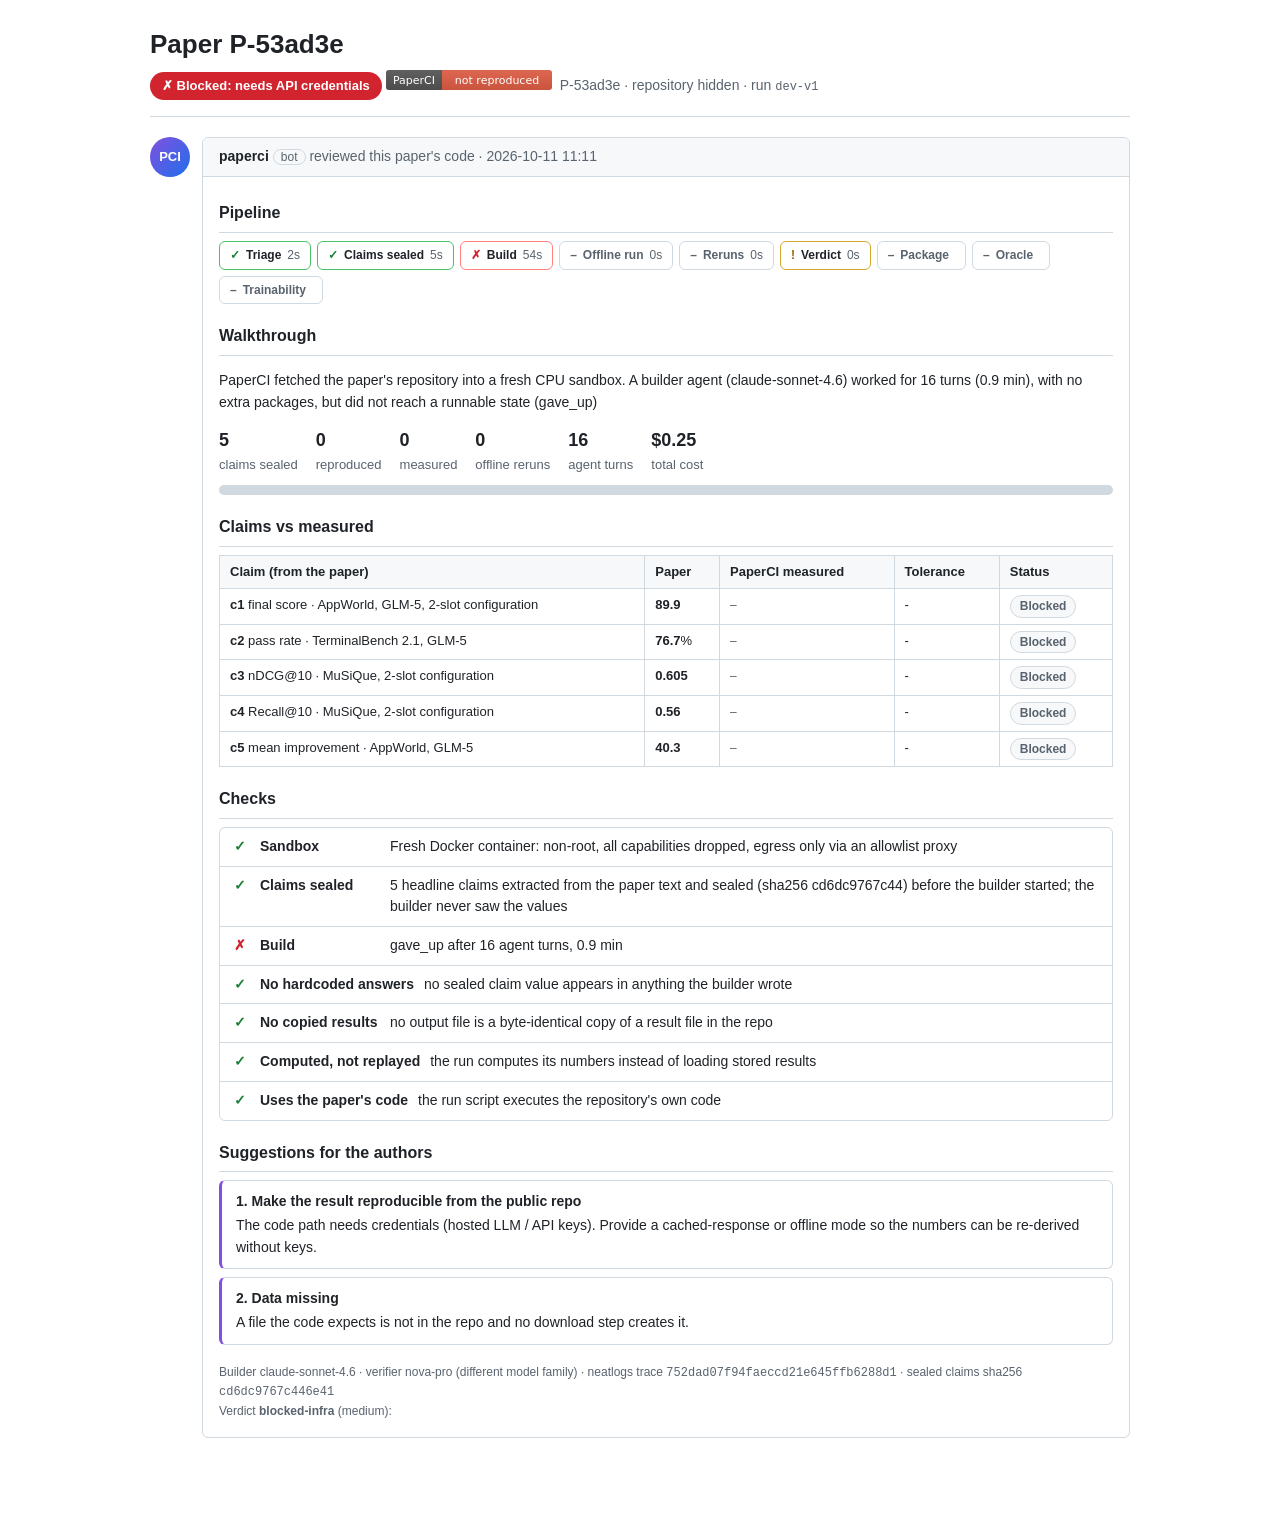
<file: paperci-reviews/P-53ad3e-dev-v1.html>
<!doctype html><html><head><meta charset="utf-8"><meta name="viewport" content="width=device-width,initial-scale=1">
<title>PaperCI review: Paper P-53ad3e</title><style>
:root{--fg:#1f2328;--muted:#59636e;--line:#d1d9e0;--bg:#f6f8fa;--ok:#1a7f37;--warn:#9a6700;--bad:#d1242f;--na:#59636e;--acc:#8250df}
*{box-sizing:border-box}body{margin:0;font:14px/1.55 -apple-system,BlinkMacSystemFont,"Segoe UI",Helvetica,Arial,sans-serif;color:var(--fg);background:#fff}
.wrap{max-width:1012px;margin:0 auto;padding:24px 16px 64px}
.pr{border-bottom:1px solid var(--line);padding-bottom:16px;margin-bottom:20px}.pr h1{font-size:26px;font-weight:400;margin:0 0 6px}
.pr h1 b{font-weight:600}.pill{display:inline-flex;align-items:center;gap:6px;border-radius:2em;padding:4px 12px;color:#fff;font-weight:600;font-size:13px}
.pill.ok{background:var(--ok)}.pill.warn{background:var(--warn)}.pill.bad{background:var(--bad)}.pill.na{background:var(--na)}
.meta{color:var(--muted);margin-left:8px}
.comment{display:flex;gap:12px;margin:18px 0}.avatar{flex:0 0 40px;height:40px;border-radius:50%;background:linear-gradient(135deg,#8250df,#1f6feb);
color:#fff;font-weight:700;display:flex;align-items:center;justify-content:center;font-size:13px}
.box{flex:1;border:1px solid var(--line);border-radius:6px;overflow:hidden}.boxh{background:var(--bg);border-bottom:1px solid var(--line);padding:8px 16px;color:var(--muted)}
.boxh b{color:var(--fg)}.bot{border:1px solid var(--line);border-radius:2em;padding:0 7px;font-size:12px;margin-left:4px}
.boxb{padding:4px 16px 16px}h3{font-size:16px;margin:20px 0 8px;padding-bottom:6px;border-bottom:1px solid var(--line)}
table{border-collapse:collapse;width:100%;font-size:13px}th,td{border:1px solid var(--line);padding:6px 10px;text-align:left;vertical-align:top}th{background:var(--bg)}
.st{display:inline-block;border-radius:2em;padding:1px 9px;font-size:12px;font-weight:600;white-space:nowrap;border:1px solid}
.st.ok{color:var(--ok);border-color:#4ac26b;background:#dafbe1}.st.warn{color:var(--warn);border-color:#d4a72c;background:#fff8c5}
.st.bad{color:var(--bad);border-color:#ff8182;background:#ffebe9}.st.na{color:var(--na);border-color:var(--line);background:var(--bg)}
.q{color:var(--muted);font-size:12px;margin-top:3px}.mono{font-family:ui-monospace,SFMono-Regular,Consolas,monospace;font-size:12px}
.checks{border:1px solid var(--line);border-radius:6px}.ck{display:flex;gap:10px;padding:8px 14px;border-top:1px solid var(--line)}.ck:first-child{border-top:0}
.ck .i{width:16px;flex:0 0 16px;font-weight:700}.ck .i.ok{color:var(--ok)}.ck .i.bad{color:var(--bad)}.ck .i.warn{color:var(--warn)}.ck .i.na{color:var(--na)}
.ck .n{font-weight:600;min-width:120px}
.sg{border:1px solid var(--line);border-left:3px solid var(--acc);border-radius:6px;padding:10px 14px;margin:8px 0}.sg b{display:block;margin-bottom:2px}
details{border:1px solid var(--line);border-radius:6px;margin-top:14px}summary{cursor:pointer;padding:8px 14px;background:var(--bg);font-weight:600}
pre{margin:0;padding:12px 14px;overflow:auto;background:#0d1117;color:#e6edf3;font-size:12px;line-height:1.45}
.bar{display:flex;height:10px;border-radius:6px;overflow:hidden;margin:10px 0 4px;background:var(--bg)}.bar span{display:block}
.pipe{display:flex;gap:6px;flex-wrap:wrap;margin:6px 0 4px}.stp{display:flex;align-items:center;gap:6px;border:1px solid var(--line);
border-radius:6px;padding:4px 10px;font-size:12px;font-weight:600;background:#fff}.stp .q{margin:0;font-weight:400}
.stp.ok{border-color:#4ac26b}.stp.ok .i{color:var(--ok)}.stp.bad{border-color:#ff8182}.stp.bad .i{color:var(--bad)}
.stp.warn{border-color:#d4a72c}.stp.warn .i{color:var(--warn)}.stp.na{color:var(--muted)}
.foot{color:var(--muted);font-size:12px;margin-top:18px}.sum{display:flex;gap:18px;flex-wrap:wrap;color:var(--muted);font-size:13px}
.sum b{color:var(--fg);font-size:18px;display:block}
</style></head><body><div class=wrap>
<div class=pr><h1><b>Paper P-53ad3e</b></h1>
<span class="pill bad">&#10007; Blocked: needs API credentials</span> <svg xmlns="http://www.w3.org/2000/svg" width="166" height="20" role="img" aria-label="PaperCI: not reproduced"><linearGradient id="s" x2="0" y2="100%"><stop offset="0" stop-color="#bbb" stop-opacity=".1"/><stop offset="1" stop-opacity=".1"/></linearGradient><clipPath id="r"><rect width="166" height="20" rx="3" fill="#fff"/></clipPath><g clip-path="url(#r)"><rect width="56" height="20" fill="#555"/><rect x="56" width="110" height="20" fill="#e05d44"/><rect width="166" height="20" fill="url(#s)"/></g><g fill="#fff" text-anchor="middle" font-family="Verdana,Geneva,DejaVu Sans,sans-serif" font-size="11"><text x="28.0" y="14">PaperCI</text><text x="111.0" y="14">not reproduced</text></g></svg><span class=meta>P-53ad3e &middot; repository hidden &middot; run <span class=mono>dev-v1</span></span></div>
<div class=comment><div class=avatar>PCI</div><div class=box>
<div class=boxh><b>paperci</b><span class=bot>bot</span> reviewed this paper's code &middot; 2026-10-11 11:11</div><div class=boxb>
<h3>Pipeline</h3><div class=pipe><div class='stp ok'><span class=i>&#10003;</span>Triage<span class=q>2s</span></div><div class='stp ok'><span class=i>&#10003;</span>Claims sealed<span class=q>5s</span></div><div class='stp bad'><span class=i>&#10007;</span>Build<span class=q>54s</span></div><div class='stp na'><span class=i>&ndash;</span>Offline run<span class=q>0s</span></div><div class='stp na'><span class=i>&ndash;</span>Reruns<span class=q>0s</span></div><div class='stp warn'><span class=i>!</span>Verdict<span class=q>0s</span></div><div class='stp na'><span class=i>&ndash;</span>Package<span class=q></span></div><div class='stp na'><span class=i>&ndash;</span>Oracle<span class=q></span></div><div class='stp na'><span class=i>&ndash;</span>Trainability<span class=q></span></div></div>
<h3>Walkthrough</h3><p>PaperCI fetched the paper&#x27;s repository into a fresh CPU sandbox. A builder agent (claude-sonnet-4.6) worked for 16 turns (0.9 min), with no extra packages, but did not reach a runnable state (gave_up)</p>
<div class=sum><div><b>5</b>claims sealed</div><div><b>0</b>reproduced</div>
<div><b>0</b>measured</div><div><b>0</b>offline reruns</div>
<div><b>16</b>agent turns</div><div><b>$0.25</b>total cost</div></div>
<div class=bar><span style="width:100.0%;background:#d1d9e0"></span></div>
<h3>Claims vs measured</h3><table><tr><th>Claim (from the paper)</th><th>Paper</th><th>PaperCI measured</th><th>Tolerance</th><th>Status</th></tr><tr><td><b>c1</b> final score &middot; AppWorld, GLM-5, 2-slot configuration</td><td><b>89.9</b></td><td><span class=q>&ndash;</span></td><td>-</td><td><span class='st na' title='the code could not be run in the sandbox'>Blocked</span></td></tr><tr><td><b>c2</b> pass rate &middot; TerminalBench 2.1, GLM-5</td><td><b>76.7</b>%</td><td><span class=q>&ndash;</span></td><td>-</td><td><span class='st na' title='the code could not be run in the sandbox'>Blocked</span></td></tr><tr><td><b>c3</b> nDCG@10 &middot; MuSiQue, 2-slot configuration</td><td><b>0.605</b></td><td><span class=q>&ndash;</span></td><td>-</td><td><span class='st na' title='the code could not be run in the sandbox'>Blocked</span></td></tr><tr><td><b>c4</b> Recall@10 &middot; MuSiQue, 2-slot configuration</td><td><b>0.56</b></td><td><span class=q>&ndash;</span></td><td>-</td><td><span class='st na' title='the code could not be run in the sandbox'>Blocked</span></td></tr><tr><td><b>c5</b> mean improvement &middot; AppWorld, GLM-5</td><td><b>40.3</b></td><td><span class=q>&ndash;</span></td><td>-</td><td><span class='st na' title='the code could not be run in the sandbox'>Blocked</span></td></tr></table>
<h3>Checks</h3><div class=checks><div class=ck><span class='i ok'>&#10003;</span><span class=n>Sandbox</span><span>Fresh Docker container: non-root, all capabilities dropped, egress only via an allowlist proxy</span></div><div class=ck><span class='i ok'>&#10003;</span><span class=n>Claims sealed</span><span>5 headline claims extracted from the paper text and sealed (sha256 cd6dc9767c44) before the builder started; the builder never saw the values</span></div><div class=ck><span class='i bad'>&#10007;</span><span class=n>Build</span><span>gave_up after 16 agent turns, 0.9 min</span></div><div class=ck><span class='i ok'>&#10003;</span><span class=n>No hardcoded answers</span><span>no sealed claim value appears in anything the builder wrote</span></div><div class=ck><span class='i ok'>&#10003;</span><span class=n>No copied results</span><span>no output file is a byte-identical copy of a result file in the repo</span></div><div class=ck><span class='i ok'>&#10003;</span><span class=n>Computed, not replayed</span><span>the run computes its numbers instead of loading stored results</span></div><div class=ck><span class='i ok'>&#10003;</span><span class=n>Uses the paper&#x27;s code</span><span>the run script executes the repository&#x27;s own code</span></div></div>
<h3>Suggestions for the authors</h3><div class=sg><b>1. Make the result reproducible from the public repo</b>The code path needs credentials (hosted LLM / API keys). Provide a cached-response or offline mode so the numbers can be re-derived without keys.</div><div class=sg><b>2. Data missing</b>A file the code expects is not in the repo and no download step creates it.</div>

<div class=foot>Builder claude-sonnet-4.6 &middot; verifier nova-pro (different model family) &middot;
neatlogs trace <span class=mono>752dad07f94faeccd21e645ffb6288d1</span> &middot; sealed claims sha256 <span class=mono>cd6dc9767c446e41</span><br>
Verdict <b>blocked-infra</b> (medium): </div>
</div></div></div></div></body></html>
</file>
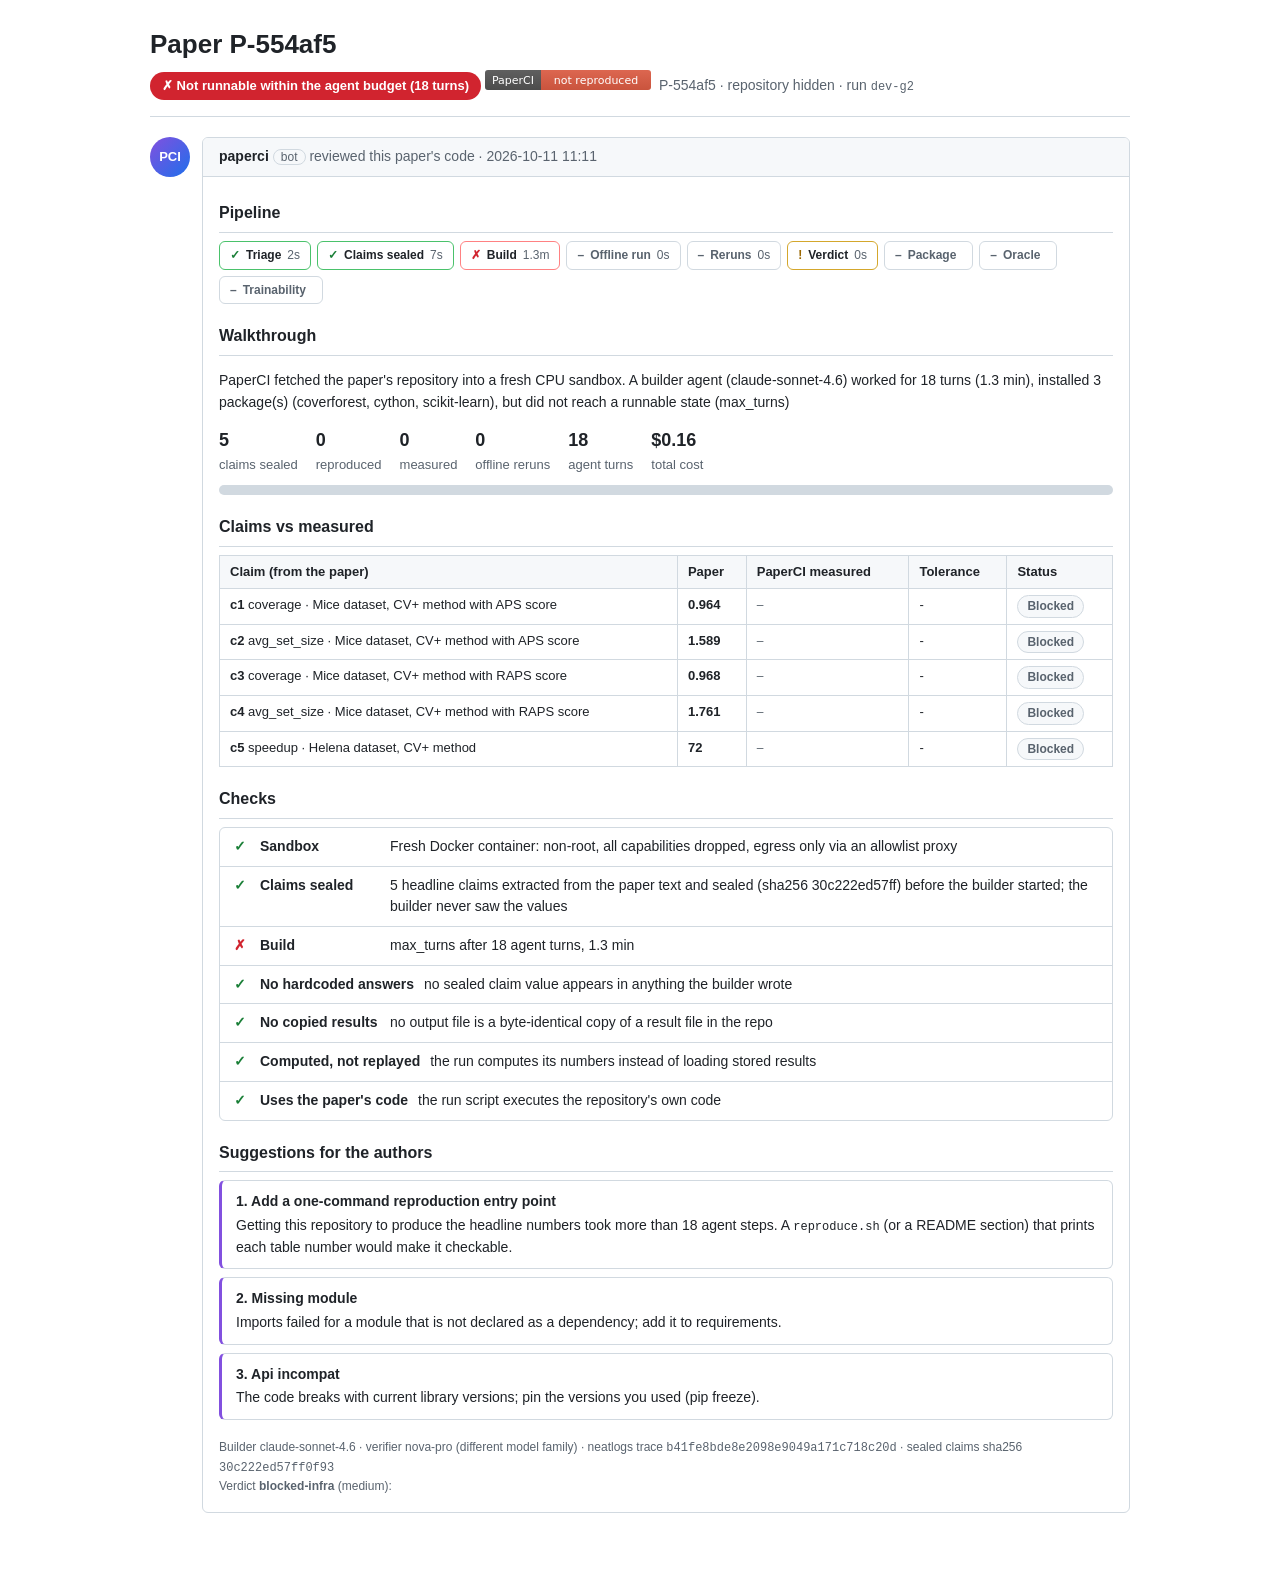
<file: paperci-reviews/P-554af5-dev-g2.html>
<!doctype html><html><head><meta charset="utf-8"><meta name="viewport" content="width=device-width,initial-scale=1">
<title>PaperCI review: Paper P-554af5</title><style>
:root{--fg:#1f2328;--muted:#59636e;--line:#d1d9e0;--bg:#f6f8fa;--ok:#1a7f37;--warn:#9a6700;--bad:#d1242f;--na:#59636e;--acc:#8250df}
*{box-sizing:border-box}body{margin:0;font:14px/1.55 -apple-system,BlinkMacSystemFont,"Segoe UI",Helvetica,Arial,sans-serif;color:var(--fg);background:#fff}
.wrap{max-width:1012px;margin:0 auto;padding:24px 16px 64px}
.pr{border-bottom:1px solid var(--line);padding-bottom:16px;margin-bottom:20px}.pr h1{font-size:26px;font-weight:400;margin:0 0 6px}
.pr h1 b{font-weight:600}.pill{display:inline-flex;align-items:center;gap:6px;border-radius:2em;padding:4px 12px;color:#fff;font-weight:600;font-size:13px}
.pill.ok{background:var(--ok)}.pill.warn{background:var(--warn)}.pill.bad{background:var(--bad)}.pill.na{background:var(--na)}
.meta{color:var(--muted);margin-left:8px}
.comment{display:flex;gap:12px;margin:18px 0}.avatar{flex:0 0 40px;height:40px;border-radius:50%;background:linear-gradient(135deg,#8250df,#1f6feb);
color:#fff;font-weight:700;display:flex;align-items:center;justify-content:center;font-size:13px}
.box{flex:1;border:1px solid var(--line);border-radius:6px;overflow:hidden}.boxh{background:var(--bg);border-bottom:1px solid var(--line);padding:8px 16px;color:var(--muted)}
.boxh b{color:var(--fg)}.bot{border:1px solid var(--line);border-radius:2em;padding:0 7px;font-size:12px;margin-left:4px}
.boxb{padding:4px 16px 16px}h3{font-size:16px;margin:20px 0 8px;padding-bottom:6px;border-bottom:1px solid var(--line)}
table{border-collapse:collapse;width:100%;font-size:13px}th,td{border:1px solid var(--line);padding:6px 10px;text-align:left;vertical-align:top}th{background:var(--bg)}
.st{display:inline-block;border-radius:2em;padding:1px 9px;font-size:12px;font-weight:600;white-space:nowrap;border:1px solid}
.st.ok{color:var(--ok);border-color:#4ac26b;background:#dafbe1}.st.warn{color:var(--warn);border-color:#d4a72c;background:#fff8c5}
.st.bad{color:var(--bad);border-color:#ff8182;background:#ffebe9}.st.na{color:var(--na);border-color:var(--line);background:var(--bg)}
.q{color:var(--muted);font-size:12px;margin-top:3px}.mono{font-family:ui-monospace,SFMono-Regular,Consolas,monospace;font-size:12px}
.checks{border:1px solid var(--line);border-radius:6px}.ck{display:flex;gap:10px;padding:8px 14px;border-top:1px solid var(--line)}.ck:first-child{border-top:0}
.ck .i{width:16px;flex:0 0 16px;font-weight:700}.ck .i.ok{color:var(--ok)}.ck .i.bad{color:var(--bad)}.ck .i.warn{color:var(--warn)}.ck .i.na{color:var(--na)}
.ck .n{font-weight:600;min-width:120px}
.sg{border:1px solid var(--line);border-left:3px solid var(--acc);border-radius:6px;padding:10px 14px;margin:8px 0}.sg b{display:block;margin-bottom:2px}
details{border:1px solid var(--line);border-radius:6px;margin-top:14px}summary{cursor:pointer;padding:8px 14px;background:var(--bg);font-weight:600}
pre{margin:0;padding:12px 14px;overflow:auto;background:#0d1117;color:#e6edf3;font-size:12px;line-height:1.45}
.bar{display:flex;height:10px;border-radius:6px;overflow:hidden;margin:10px 0 4px;background:var(--bg)}.bar span{display:block}
.pipe{display:flex;gap:6px;flex-wrap:wrap;margin:6px 0 4px}.stp{display:flex;align-items:center;gap:6px;border:1px solid var(--line);
border-radius:6px;padding:4px 10px;font-size:12px;font-weight:600;background:#fff}.stp .q{margin:0;font-weight:400}
.stp.ok{border-color:#4ac26b}.stp.ok .i{color:var(--ok)}.stp.bad{border-color:#ff8182}.stp.bad .i{color:var(--bad)}
.stp.warn{border-color:#d4a72c}.stp.warn .i{color:var(--warn)}.stp.na{color:var(--muted)}
.foot{color:var(--muted);font-size:12px;margin-top:18px}.sum{display:flex;gap:18px;flex-wrap:wrap;color:var(--muted);font-size:13px}
.sum b{color:var(--fg);font-size:18px;display:block}
</style></head><body><div class=wrap>
<div class=pr><h1><b>Paper P-554af5</b></h1>
<span class="pill bad">&#10007; Not runnable within the agent budget (18 turns)</span> <svg xmlns="http://www.w3.org/2000/svg" width="166" height="20" role="img" aria-label="PaperCI: not reproduced"><linearGradient id="s" x2="0" y2="100%"><stop offset="0" stop-color="#bbb" stop-opacity=".1"/><stop offset="1" stop-opacity=".1"/></linearGradient><clipPath id="r"><rect width="166" height="20" rx="3" fill="#fff"/></clipPath><g clip-path="url(#r)"><rect width="56" height="20" fill="#555"/><rect x="56" width="110" height="20" fill="#e05d44"/><rect width="166" height="20" fill="url(#s)"/></g><g fill="#fff" text-anchor="middle" font-family="Verdana,Geneva,DejaVu Sans,sans-serif" font-size="11"><text x="28.0" y="14">PaperCI</text><text x="111.0" y="14">not reproduced</text></g></svg><span class=meta>P-554af5 &middot; repository hidden &middot; run <span class=mono>dev-g2</span></span></div>
<div class=comment><div class=avatar>PCI</div><div class=box>
<div class=boxh><b>paperci</b><span class=bot>bot</span> reviewed this paper's code &middot; 2026-10-11 11:11</div><div class=boxb>
<h3>Pipeline</h3><div class=pipe><div class='stp ok'><span class=i>&#10003;</span>Triage<span class=q>2s</span></div><div class='stp ok'><span class=i>&#10003;</span>Claims sealed<span class=q>7s</span></div><div class='stp bad'><span class=i>&#10007;</span>Build<span class=q>1.3m</span></div><div class='stp na'><span class=i>&ndash;</span>Offline run<span class=q>0s</span></div><div class='stp na'><span class=i>&ndash;</span>Reruns<span class=q>0s</span></div><div class='stp warn'><span class=i>!</span>Verdict<span class=q>0s</span></div><div class='stp na'><span class=i>&ndash;</span>Package<span class=q></span></div><div class='stp na'><span class=i>&ndash;</span>Oracle<span class=q></span></div><div class='stp na'><span class=i>&ndash;</span>Trainability<span class=q></span></div></div>
<h3>Walkthrough</h3><p>PaperCI fetched the paper&#x27;s repository into a fresh CPU sandbox. A builder agent (claude-sonnet-4.6) worked for 18 turns (1.3 min), installed 3 package(s) (coverforest, cython, scikit-learn), but did not reach a runnable state (max_turns)</p>
<div class=sum><div><b>5</b>claims sealed</div><div><b>0</b>reproduced</div>
<div><b>0</b>measured</div><div><b>0</b>offline reruns</div>
<div><b>18</b>agent turns</div><div><b>$0.16</b>total cost</div></div>
<div class=bar><span style="width:100.0%;background:#d1d9e0"></span></div>
<h3>Claims vs measured</h3><table><tr><th>Claim (from the paper)</th><th>Paper</th><th>PaperCI measured</th><th>Tolerance</th><th>Status</th></tr><tr><td><b>c1</b> coverage &middot; Mice dataset, CV+ method with APS score</td><td><b>0.964</b></td><td><span class=q>&ndash;</span></td><td>-</td><td><span class='st na' title='the code could not be run in the sandbox'>Blocked</span></td></tr><tr><td><b>c2</b> avg_set_size &middot; Mice dataset, CV+ method with APS score</td><td><b>1.589</b></td><td><span class=q>&ndash;</span></td><td>-</td><td><span class='st na' title='the code could not be run in the sandbox'>Blocked</span></td></tr><tr><td><b>c3</b> coverage &middot; Mice dataset, CV+ method with RAPS score</td><td><b>0.968</b></td><td><span class=q>&ndash;</span></td><td>-</td><td><span class='st na' title='the code could not be run in the sandbox'>Blocked</span></td></tr><tr><td><b>c4</b> avg_set_size &middot; Mice dataset, CV+ method with RAPS score</td><td><b>1.761</b></td><td><span class=q>&ndash;</span></td><td>-</td><td><span class='st na' title='the code could not be run in the sandbox'>Blocked</span></td></tr><tr><td><b>c5</b> speedup &middot; Helena dataset, CV+ method</td><td><b>72</b></td><td><span class=q>&ndash;</span></td><td>-</td><td><span class='st na' title='the code could not be run in the sandbox'>Blocked</span></td></tr></table>
<h3>Checks</h3><div class=checks><div class=ck><span class='i ok'>&#10003;</span><span class=n>Sandbox</span><span>Fresh Docker container: non-root, all capabilities dropped, egress only via an allowlist proxy</span></div><div class=ck><span class='i ok'>&#10003;</span><span class=n>Claims sealed</span><span>5 headline claims extracted from the paper text and sealed (sha256 30c222ed57ff) before the builder started; the builder never saw the values</span></div><div class=ck><span class='i bad'>&#10007;</span><span class=n>Build</span><span>max_turns after 18 agent turns, 1.3 min</span></div><div class=ck><span class='i ok'>&#10003;</span><span class=n>No hardcoded answers</span><span>no sealed claim value appears in anything the builder wrote</span></div><div class=ck><span class='i ok'>&#10003;</span><span class=n>No copied results</span><span>no output file is a byte-identical copy of a result file in the repo</span></div><div class=ck><span class='i ok'>&#10003;</span><span class=n>Computed, not replayed</span><span>the run computes its numbers instead of loading stored results</span></div><div class=ck><span class='i ok'>&#10003;</span><span class=n>Uses the paper&#x27;s code</span><span>the run script executes the repository&#x27;s own code</span></div></div>
<h3>Suggestions for the authors</h3><div class=sg><b>1. Add a one-command reproduction entry point</b>Getting this repository to produce the headline numbers took more than 18 agent steps. A <code class=mono>reproduce.sh</code> (or a README section) that prints each table number would make it checkable.</div><div class=sg><b>2. Missing module</b>Imports failed for a module that is not declared as a dependency; add it to requirements.</div><div class=sg><b>3. Api incompat</b>The code breaks with current library versions; pin the versions you used (pip freeze).</div>

<div class=foot>Builder claude-sonnet-4.6 &middot; verifier nova-pro (different model family) &middot;
neatlogs trace <span class=mono>b41fe8bde8e2098e9049a171c718c20d</span> &middot; sealed claims sha256 <span class=mono>30c222ed57ff0f93</span><br>
Verdict <b>blocked-infra</b> (medium): </div>
</div></div></div></div></body></html>
</file>
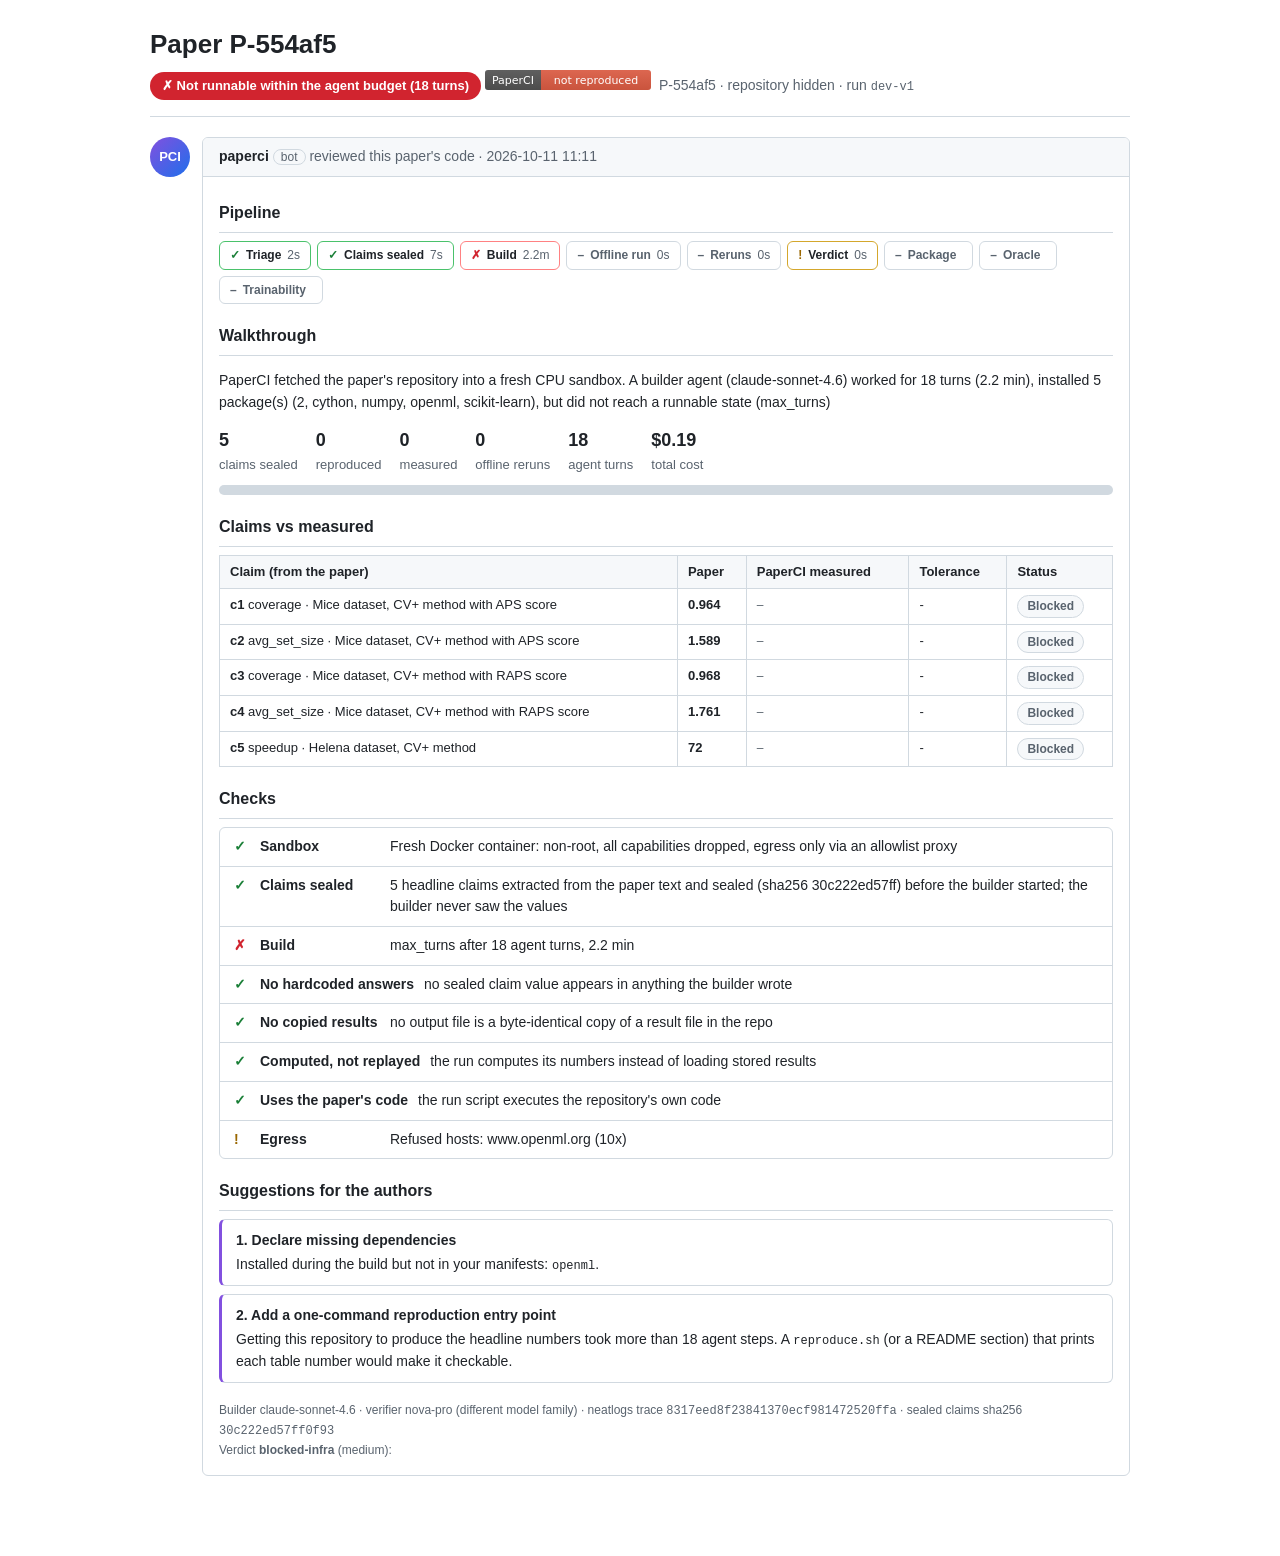
<file: paperci-reviews/P-554af5-dev-v1.html>
<!doctype html><html><head><meta charset="utf-8"><meta name="viewport" content="width=device-width,initial-scale=1">
<title>PaperCI review: Paper P-554af5</title><style>
:root{--fg:#1f2328;--muted:#59636e;--line:#d1d9e0;--bg:#f6f8fa;--ok:#1a7f37;--warn:#9a6700;--bad:#d1242f;--na:#59636e;--acc:#8250df}
*{box-sizing:border-box}body{margin:0;font:14px/1.55 -apple-system,BlinkMacSystemFont,"Segoe UI",Helvetica,Arial,sans-serif;color:var(--fg);background:#fff}
.wrap{max-width:1012px;margin:0 auto;padding:24px 16px 64px}
.pr{border-bottom:1px solid var(--line);padding-bottom:16px;margin-bottom:20px}.pr h1{font-size:26px;font-weight:400;margin:0 0 6px}
.pr h1 b{font-weight:600}.pill{display:inline-flex;align-items:center;gap:6px;border-radius:2em;padding:4px 12px;color:#fff;font-weight:600;font-size:13px}
.pill.ok{background:var(--ok)}.pill.warn{background:var(--warn)}.pill.bad{background:var(--bad)}.pill.na{background:var(--na)}
.meta{color:var(--muted);margin-left:8px}
.comment{display:flex;gap:12px;margin:18px 0}.avatar{flex:0 0 40px;height:40px;border-radius:50%;background:linear-gradient(135deg,#8250df,#1f6feb);
color:#fff;font-weight:700;display:flex;align-items:center;justify-content:center;font-size:13px}
.box{flex:1;border:1px solid var(--line);border-radius:6px;overflow:hidden}.boxh{background:var(--bg);border-bottom:1px solid var(--line);padding:8px 16px;color:var(--muted)}
.boxh b{color:var(--fg)}.bot{border:1px solid var(--line);border-radius:2em;padding:0 7px;font-size:12px;margin-left:4px}
.boxb{padding:4px 16px 16px}h3{font-size:16px;margin:20px 0 8px;padding-bottom:6px;border-bottom:1px solid var(--line)}
table{border-collapse:collapse;width:100%;font-size:13px}th,td{border:1px solid var(--line);padding:6px 10px;text-align:left;vertical-align:top}th{background:var(--bg)}
.st{display:inline-block;border-radius:2em;padding:1px 9px;font-size:12px;font-weight:600;white-space:nowrap;border:1px solid}
.st.ok{color:var(--ok);border-color:#4ac26b;background:#dafbe1}.st.warn{color:var(--warn);border-color:#d4a72c;background:#fff8c5}
.st.bad{color:var(--bad);border-color:#ff8182;background:#ffebe9}.st.na{color:var(--na);border-color:var(--line);background:var(--bg)}
.q{color:var(--muted);font-size:12px;margin-top:3px}.mono{font-family:ui-monospace,SFMono-Regular,Consolas,monospace;font-size:12px}
.checks{border:1px solid var(--line);border-radius:6px}.ck{display:flex;gap:10px;padding:8px 14px;border-top:1px solid var(--line)}.ck:first-child{border-top:0}
.ck .i{width:16px;flex:0 0 16px;font-weight:700}.ck .i.ok{color:var(--ok)}.ck .i.bad{color:var(--bad)}.ck .i.warn{color:var(--warn)}.ck .i.na{color:var(--na)}
.ck .n{font-weight:600;min-width:120px}
.sg{border:1px solid var(--line);border-left:3px solid var(--acc);border-radius:6px;padding:10px 14px;margin:8px 0}.sg b{display:block;margin-bottom:2px}
details{border:1px solid var(--line);border-radius:6px;margin-top:14px}summary{cursor:pointer;padding:8px 14px;background:var(--bg);font-weight:600}
pre{margin:0;padding:12px 14px;overflow:auto;background:#0d1117;color:#e6edf3;font-size:12px;line-height:1.45}
.bar{display:flex;height:10px;border-radius:6px;overflow:hidden;margin:10px 0 4px;background:var(--bg)}.bar span{display:block}
.pipe{display:flex;gap:6px;flex-wrap:wrap;margin:6px 0 4px}.stp{display:flex;align-items:center;gap:6px;border:1px solid var(--line);
border-radius:6px;padding:4px 10px;font-size:12px;font-weight:600;background:#fff}.stp .q{margin:0;font-weight:400}
.stp.ok{border-color:#4ac26b}.stp.ok .i{color:var(--ok)}.stp.bad{border-color:#ff8182}.stp.bad .i{color:var(--bad)}
.stp.warn{border-color:#d4a72c}.stp.warn .i{color:var(--warn)}.stp.na{color:var(--muted)}
.foot{color:var(--muted);font-size:12px;margin-top:18px}.sum{display:flex;gap:18px;flex-wrap:wrap;color:var(--muted);font-size:13px}
.sum b{color:var(--fg);font-size:18px;display:block}
</style></head><body><div class=wrap>
<div class=pr><h1><b>Paper P-554af5</b></h1>
<span class="pill bad">&#10007; Not runnable within the agent budget (18 turns)</span> <svg xmlns="http://www.w3.org/2000/svg" width="166" height="20" role="img" aria-label="PaperCI: not reproduced"><linearGradient id="s" x2="0" y2="100%"><stop offset="0" stop-color="#bbb" stop-opacity=".1"/><stop offset="1" stop-opacity=".1"/></linearGradient><clipPath id="r"><rect width="166" height="20" rx="3" fill="#fff"/></clipPath><g clip-path="url(#r)"><rect width="56" height="20" fill="#555"/><rect x="56" width="110" height="20" fill="#e05d44"/><rect width="166" height="20" fill="url(#s)"/></g><g fill="#fff" text-anchor="middle" font-family="Verdana,Geneva,DejaVu Sans,sans-serif" font-size="11"><text x="28.0" y="14">PaperCI</text><text x="111.0" y="14">not reproduced</text></g></svg><span class=meta>P-554af5 &middot; repository hidden &middot; run <span class=mono>dev-v1</span></span></div>
<div class=comment><div class=avatar>PCI</div><div class=box>
<div class=boxh><b>paperci</b><span class=bot>bot</span> reviewed this paper's code &middot; 2026-10-11 11:11</div><div class=boxb>
<h3>Pipeline</h3><div class=pipe><div class='stp ok'><span class=i>&#10003;</span>Triage<span class=q>2s</span></div><div class='stp ok'><span class=i>&#10003;</span>Claims sealed<span class=q>7s</span></div><div class='stp bad'><span class=i>&#10007;</span>Build<span class=q>2.2m</span></div><div class='stp na'><span class=i>&ndash;</span>Offline run<span class=q>0s</span></div><div class='stp na'><span class=i>&ndash;</span>Reruns<span class=q>0s</span></div><div class='stp warn'><span class=i>!</span>Verdict<span class=q>0s</span></div><div class='stp na'><span class=i>&ndash;</span>Package<span class=q></span></div><div class='stp na'><span class=i>&ndash;</span>Oracle<span class=q></span></div><div class='stp na'><span class=i>&ndash;</span>Trainability<span class=q></span></div></div>
<h3>Walkthrough</h3><p>PaperCI fetched the paper&#x27;s repository into a fresh CPU sandbox. A builder agent (claude-sonnet-4.6) worked for 18 turns (2.2 min), installed 5 package(s) (2, cython, numpy, openml, scikit-learn), but did not reach a runnable state (max_turns)</p>
<div class=sum><div><b>5</b>claims sealed</div><div><b>0</b>reproduced</div>
<div><b>0</b>measured</div><div><b>0</b>offline reruns</div>
<div><b>18</b>agent turns</div><div><b>$0.19</b>total cost</div></div>
<div class=bar><span style="width:100.0%;background:#d1d9e0"></span></div>
<h3>Claims vs measured</h3><table><tr><th>Claim (from the paper)</th><th>Paper</th><th>PaperCI measured</th><th>Tolerance</th><th>Status</th></tr><tr><td><b>c1</b> coverage &middot; Mice dataset, CV+ method with APS score</td><td><b>0.964</b></td><td><span class=q>&ndash;</span></td><td>-</td><td><span class='st na' title='the code could not be run in the sandbox'>Blocked</span></td></tr><tr><td><b>c2</b> avg_set_size &middot; Mice dataset, CV+ method with APS score</td><td><b>1.589</b></td><td><span class=q>&ndash;</span></td><td>-</td><td><span class='st na' title='the code could not be run in the sandbox'>Blocked</span></td></tr><tr><td><b>c3</b> coverage &middot; Mice dataset, CV+ method with RAPS score</td><td><b>0.968</b></td><td><span class=q>&ndash;</span></td><td>-</td><td><span class='st na' title='the code could not be run in the sandbox'>Blocked</span></td></tr><tr><td><b>c4</b> avg_set_size &middot; Mice dataset, CV+ method with RAPS score</td><td><b>1.761</b></td><td><span class=q>&ndash;</span></td><td>-</td><td><span class='st na' title='the code could not be run in the sandbox'>Blocked</span></td></tr><tr><td><b>c5</b> speedup &middot; Helena dataset, CV+ method</td><td><b>72</b></td><td><span class=q>&ndash;</span></td><td>-</td><td><span class='st na' title='the code could not be run in the sandbox'>Blocked</span></td></tr></table>
<h3>Checks</h3><div class=checks><div class=ck><span class='i ok'>&#10003;</span><span class=n>Sandbox</span><span>Fresh Docker container: non-root, all capabilities dropped, egress only via an allowlist proxy</span></div><div class=ck><span class='i ok'>&#10003;</span><span class=n>Claims sealed</span><span>5 headline claims extracted from the paper text and sealed (sha256 30c222ed57ff) before the builder started; the builder never saw the values</span></div><div class=ck><span class='i bad'>&#10007;</span><span class=n>Build</span><span>max_turns after 18 agent turns, 2.2 min</span></div><div class=ck><span class='i ok'>&#10003;</span><span class=n>No hardcoded answers</span><span>no sealed claim value appears in anything the builder wrote</span></div><div class=ck><span class='i ok'>&#10003;</span><span class=n>No copied results</span><span>no output file is a byte-identical copy of a result file in the repo</span></div><div class=ck><span class='i ok'>&#10003;</span><span class=n>Computed, not replayed</span><span>the run computes its numbers instead of loading stored results</span></div><div class=ck><span class='i ok'>&#10003;</span><span class=n>Uses the paper&#x27;s code</span><span>the run script executes the repository&#x27;s own code</span></div><div class=ck><span class='i warn'>!</span><span class=n>Egress</span><span>Refused hosts: www.openml.org (10x)</span></div></div>
<h3>Suggestions for the authors</h3><div class=sg><b>1. Declare missing dependencies</b>Installed during the build but not in your manifests: <code class=mono>openml</code>.</div><div class=sg><b>2. Add a one-command reproduction entry point</b>Getting this repository to produce the headline numbers took more than 18 agent steps. A <code class=mono>reproduce.sh</code> (or a README section) that prints each table number would make it checkable.</div>

<div class=foot>Builder claude-sonnet-4.6 &middot; verifier nova-pro (different model family) &middot;
neatlogs trace <span class=mono>8317eed8f23841370ecf981472520ffa</span> &middot; sealed claims sha256 <span class=mono>30c222ed57ff0f93</span><br>
Verdict <b>blocked-infra</b> (medium): </div>
</div></div></div></div></body></html>
</file>
<file: styles.css>
/* =========================================================
   @isHeSatoshi · v6 — editorial field manual
   paper cream · ink · deep teal signal · Awwwards restraint
   ========================================================= */

/* 1. TOKENS ---------------------------------------------------- */
:root {
  --paper:        #F2EBDD;
  --paper-2:      #E8DFCC;
  --paper-3:      #F8F3E6;
  --paper-edge:   #DDD3BC;
  --ink:          #15171A;
  --ink-2:        #2D2F33;
  --ink-3:        #4A4842;
  --ink-mute:     #7A7468;
  --ink-faint:    #A8A294;

  --rule:         rgba(21, 23, 26, 0.14);
  --rule-soft:    rgba(21, 23, 26, 0.08);
  --rule-strong:  rgba(21, 23, 26, 0.32);

  --signal:       #0E5E5A;   /* deep teal */
  --signal-2:     #5BAFA6;   /* lighter teal for dark sections */
  --signal-warm:  #B8623A;   /* terracotta — used very sparingly */

  --dark:         #15171A;
  --dark-2:       #1E2024;
  --dark-rule:    rgba(242, 235, 221, 0.12);
  --dark-rule-soft: rgba(242, 235, 221, 0.06);
  --dark-ink:     #F2EBDD;
  --dark-mute:    #B6AC97;

  --ff-display:   'Fraunces', 'Times New Roman', Georgia, serif;
  --ff-body:      'Inter Tight', -apple-system, BlinkMacSystemFont, 'Segoe UI', Roboto, sans-serif;
  --ff-mono:      'JetBrains Mono', 'SF Mono', Menlo, Consolas, monospace;

  --ease:         cubic-bezier(0.65, 0, 0.35, 1);
  --ease-out:     cubic-bezier(0.16, 1, 0.3, 1);
  --ease-in:      cubic-bezier(0.6, 0, 0.7, 0.2);
  --nav-bg:       rgba(242, 235, 221, 0.86);

  --maxw:         1280px;
  --shell-pad-x:  40px;
  --shell-pad-y:  88px;
  --gap:          20px;
  --gutter:       24px;
}

/* 2. RESET ----------------------------------------------------- */
*, *::before, *::after { box-sizing: border-box; }
html {
  -webkit-text-size-adjust: 100%;
  text-rendering: optimizeLegibility;
  -webkit-font-smoothing: antialiased;
  -moz-osx-font-smoothing: grayscale;
  scroll-behavior: smooth;
}
body {
  margin: 0;
  font-family: var(--ff-body);
  font-size: 15px;
  line-height: 1.55;
  color: var(--ink);
  background: var(--paper);
  letter-spacing: -0.005em;
  overflow-x: hidden;
  /* paper grain — ultra subtle dot pattern */
  background-image:
    radial-gradient(circle at 1px 1px, rgba(21, 23, 26, 0.045) 1px, transparent 0);
  background-size: 4px 4px;
  background-attachment: fixed;
}
img, svg { display: block; max-width: 100%; }
a { color: inherit; text-decoration: none; }
::selection { background: var(--signal); color: var(--paper); }

button { font: inherit; color: inherit; background: none; border: 0; padding: 0; cursor: pointer; }

.skip-link {
  position: absolute; top: -100px; left: 16px;
  background: var(--ink); color: var(--paper);
  padding: 8px 12px; font-family: var(--ff-mono); font-size: 11px;
  letter-spacing: 0.14em; text-transform: uppercase;
  z-index: 100;
  transition: top 200ms var(--ease);
}
.skip-link:focus { top: 16px; }

/* page-load fade */
body.is-loading { opacity: 0; }
body.is-loaded  { opacity: 1; transition: opacity 500ms var(--ease) 80ms; }

/* 3. NAV ------------------------------------------------------- */
.nav {
  position: sticky;
  top: 0;
  z-index: 40;
  background: var(--nav-bg);
  backdrop-filter: blur(10px); -webkit-backdrop-filter: blur(10px);
  border-bottom: 1px solid var(--rule);
}
.nav__inner {
  max-width: var(--maxw);
  margin: 0 auto;
  padding: 14px var(--shell-pad-x);
  display: flex;
  align-items: center;
  justify-content: space-between;
  gap: 16px;
}
.nav__pill {
  display: inline-flex;
  align-items: center;
  gap: 12px;
  padding: 7px 14px;
  border: 1px solid var(--rule-strong);
  background: var(--paper);
  font-family: var(--ff-mono);
  font-size: 11px;
  letter-spacing: 0.14em;
  text-transform: uppercase;
  color: var(--ink);
  transition: border-color 220ms var(--ease), color 220ms var(--ease);
}
.nav__pill:hover { border-color: var(--signal); color: var(--signal); }
.nav__links {
  display: inline-flex;
  align-items: center;
  gap: 28px;
  font-family: var(--ff-mono);
  font-size: 11px;
  letter-spacing: 0.18em;
  text-transform: uppercase;
}
.nav__links a {
  position: relative;
  color: var(--ink-2);
  padding: 4px 0;
  transition: color 200ms var(--ease);
}
.nav__links a::after {
  content: '';
  position: absolute;
  left: 0; right: 100%;
  bottom: 0;
  height: 1px;
  background: var(--signal);
  transition: right 260ms var(--ease);
}
.nav__links a:hover { color: var(--signal); }
.nav__links a:hover::after { right: 0; }

/* 5. PAGE SHELL ----------------------------------------------- */
.page {
  padding: 0;
  background: transparent;
}
.page__shell {
  max-width: var(--maxw);
  margin: 0 auto;
  padding: var(--shell-pad-y) var(--shell-pad-x);
  position: relative;
}

/* 6. KICKER (section eyebrow) --------------------------------- */
.kicker {
  display: flex;
  align-items: center;
  gap: 14px;
  font-family: var(--ff-mono);
  font-size: 10.5px;
  letter-spacing: 0.22em;
  text-transform: uppercase;
  color: var(--ink-3);
  margin-bottom: 28px;
  flex-wrap: wrap;
}
.kicker__dot { color: var(--ink-faint); }

/* 7. SECTION HEADING ----------------------------------------- */
.section-heading {
  display: grid;
  grid-template-columns: 1fr 1fr;
  gap: 60px;
  align-items: end;
  padding: 18px 0 44px;
  border-bottom: 1px solid var(--rule);
  margin-bottom: 36px;
}
.section-title {
  font-family: var(--ff-display);
  font-variation-settings: 'opsz' 144, 'SOFT' 30, 'WONK' 1;
  font-size: clamp(40px, 5.4vw, 76px);
  line-height: 1.02;
  letter-spacing: -0.025em;
  font-weight: 400;
  color: var(--ink);
  margin: 0;
}

/* 8. MICRO-COPY ---------------------------------------------- */
.micro-copy {
  font-family: var(--ff-mono);
  font-size: 10px;
  letter-spacing: 0.22em;
  text-transform: uppercase;
  color: var(--ink-3);
  margin: 0;
}

/* 9. HERO CARD GRID ------------------------------------------ */
.hero-grid {
  display: grid;
  grid-template-columns: repeat(6, 1fr);
  grid-auto-rows: minmax(0, auto);
  gap: var(--gutter);
}
.card {
  background: var(--paper-3);
  border: 1px solid var(--rule);
  padding: 24px 24px 22px;
  position: relative;
  display: flex;
  flex-direction: column;
  transition: border-color 280ms var(--ease), transform 320ms var(--ease);
}
.card::before {
  content: '';
  position: absolute;
  inset: 0;
  border: 1px solid transparent;
  pointer-events: none;
  transition: border-color 280ms var(--ease);
}
.card:hover { border-color: var(--rule-strong); }
.card:hover::before { border-color: var(--signal); }
.card:hover { transform: translateY(-2px); }

.card__label {
  display: flex;
  align-items: center;
  justify-content: space-between;
  gap: 12px;
  padding-bottom: 14px;
  border-bottom: 1px solid var(--rule);
  margin-bottom: 18px;
  font-family: var(--ff-mono);
  font-size: 10px;
  letter-spacing: 0.18em;
  text-transform: uppercase;
  color: var(--ink-3);
}

/* card 01 · identity */
.card--identity { grid-column: span 6; }
.identity { display: grid; grid-template-columns: clamp(260px, 24vw, 340px) 1fr; gap: 30px; flex: 1; }
.identity__scene { margin: 0; align-self: start; position: relative; background: var(--paper-3); isolation: isolate; }
.scene-svg { width: 100%; height: auto; }
.identity__copy { display: flex; flex-direction: column; gap: 14px; }

/* Hero film — sits exactly on top of the portrait square, same footprint.
   The film's cream is colour-matched to the CARD it sits on (--paper-3,
   #F8F3E6) at encode time, so it dissolves into the card with no visible
   edge and the drawn sheet reads as ink directly on the page. It is
   deliberately opaque: the SVG beneath stays as the poster and the
   reduced-motion fallback, and the film covers it cleanly instead of
   blending with it. */
.identity__film {
  position: absolute;
  inset: 0;
  width: 100%;
  height: 100%;
  object-fit: cover;
  opacity: 0;
  transition: opacity 700ms var(--ease);
  pointer-events: none;
}
.identity__film.is-ready { opacity: 1; }
@media (prefers-reduced-motion: reduce) { .identity__film { display: none; } }
.identity__copy h1 {
  font-family: var(--ff-display);
  font-variation-settings: 'opsz' 144, 'SOFT' 30, 'WONK' 1;
  font-size: clamp(32px, 4.2vw, 52px);
  line-height: 1;
  letter-spacing: -0.028em;
  font-weight: 400;
  color: var(--ink);
  margin: 0 0 2px;
}
.identity__lede {
  font-size: 15.5px;
  line-height: 1.62;
  color: var(--ink-2);
  margin: 0;
  max-width: 68ch;
}

/* topic chips */
.chip-row {
  display: flex;
  align-items: baseline;
  gap: 16px;
  flex-wrap: wrap;
  margin-top: 6px;
  padding-top: 14px;
  border-top: 1px solid var(--rule);
}
.chip-row__k {
  font-family: var(--ff-mono);
  font-size: 9.5px;
  letter-spacing: 0.2em;
  text-transform: uppercase;
  color: var(--ink-mute);
  white-space: nowrap;
}
.chips {
  list-style: none;
  margin: 0;
  padding: 0;
  display: flex;
  flex-wrap: wrap;
  gap: 6px;
}
.chips li {
  font-family: var(--ff-mono);
  font-size: 10px;
  letter-spacing: 0.08em;
  color: var(--ink-2);
  border: 1px solid var(--rule);
  padding: 3px 9px;
  background: var(--paper);
}

.identity-links {
  list-style: none;
  margin: 18px 0 0;
  padding: 14px 0 0;
  border-top: 1px solid var(--rule);
  display: flex;
  flex-wrap: wrap;
  gap: 6px 22px;
}
.identity-links a {
  font-family: var(--ff-mono);
  font-size: 10.5px;
  letter-spacing: 0.14em;
  text-transform: uppercase;
  color: var(--ink-2);
  text-decoration: none;
  border-bottom: 1px solid transparent;
  padding-bottom: 1px;
  transition: color 200ms var(--ease), border-color 200ms var(--ease);
}
.identity-links a:hover { color: var(--signal); border-bottom-color: var(--signal); }

/* card 02 · CV
   The card is a wide band. A looping film of the site's own instrument
   drawings sits behind it as the card surface; the paper tone is matched to
   --paper-3 at encode time so the film dissolves into the card with no edge.
   The band's lower third is deliberately empty paper, which is where the
   RESUME / CV block and the button sit. */
.card--cv { grid-column: span 6; min-height: 300px; overflow: hidden; }
.cv__film {
  position: absolute;
  inset: 0;
  width: 100%;
  height: 100%;
  object-fit: cover;
  object-position: 50% 50%;
  opacity: 0;
  transition: opacity 700ms var(--ease);
  pointer-events: none;
}
.cv__film.is-ready { opacity: 1; }
@media (prefers-reduced-motion: reduce) { .cv__film { display: none; } }
.cv__body {
  position: relative;
  z-index: 1;
  display: flex;
  align-items: flex-end;
  justify-content: space-between;
  gap: 24px;
  flex-wrap: wrap;
}
.cv__word {
  font-family: var(--ff-display);
  font-variation-settings: 'opsz' 144, 'SOFT' 0, 'WONK' 0;
  font-size: 64px;
  line-height: 1;
  letter-spacing: -0.04em;
  font-weight: 400;
  color: var(--ink);
  margin: 4px 0 0;
}

/* card 03 · what I use */

/* 10. BUTTONS ------------------------------------------------- */
.btn {
  display: inline-flex;
  align-items: center;
  gap: 8px;
  padding: 11px 18px;
  font-family: var(--ff-mono);
  font-size: 11px;
  letter-spacing: 0.18em;
  text-transform: uppercase;
  font-weight: 500;
  background: var(--ink);
  color: var(--paper);
  border: 1px solid var(--ink);
  transition: background 200ms var(--ease), color 200ms var(--ease), border-color 200ms var(--ease), transform 200ms var(--ease);
  align-self: flex-start;
  margin-top: auto;
}
.btn--primary:hover { background: var(--signal); border-color: var(--signal); transform: translateY(-1px); }
.btn--primary:active { transform: translateY(0); }
.btn--primary .arrow { transition: transform 240ms var(--ease); }
.btn--primary:hover .arrow { transform: translateX(3px); }
.btn--quiet {
  background: transparent;
  color: var(--ink);
  border: 1px solid var(--ink);
}
.btn--quiet:hover { background: var(--ink); color: var(--paper); }
.btn--lg { padding: 14px 24px; font-size: 12px; }


.arrow { display: inline-block; }

/* 12. PROJECT ROWS (editorial) -------------------------------- */
.project-row {
  display: grid;
  grid-template-columns: 1.5fr 1fr;
  gap: 40px;
  padding: 30px 0;
  border-top: 1px solid var(--rule);
  align-items: start;
}
.project-row:last-of-type { border-bottom: 1px solid var(--rule); }

.project-info { display: flex; flex-direction: column; gap: 18px; }
.project-info__main { display: flex; flex-direction: column; gap: 8px; }
.project-name {
  font-family: var(--ff-display);
  font-variation-settings: 'opsz' 144, 'SOFT' 30, 'WONK' 1;
  font-size: clamp(30px, 3.4vw, 44px);
  line-height: 1.04;
  letter-spacing: -0.02em;
  font-weight: 400;
  color: var(--ink);
  margin: 0;
}
.project-type {
  font-size: 15px;
  line-height: 1.5;
  color: var(--ink-2);
  max-width: 520px;
  margin: 4px 0 0;
}

.project-tech {
  list-style: none;
  margin: 16px 0 0;
  padding: 0;
  display: flex;
  flex-wrap: wrap;
  gap: 6px;
}
.project-tech li {
  font-family: var(--ff-mono);
  font-size: 9.5px;
  letter-spacing: 0.1em;
  color: var(--ink-2);
  border: 1px solid var(--rule);
  padding: 3px 8px;
}

.project-footer {
  display: flex;
  align-items: center;
  justify-content: space-between;
  gap: 16px;
  margin-top: 4px;
}
.project-meta {
  display: inline-flex;
  align-items: center;
  gap: 14px;
  font-family: var(--ff-mono);
  font-size: 10px;
  letter-spacing: 0.18em;
  text-transform: uppercase;
  color: var(--ink-mute);
}
.project-meta > span:not(:last-child)::after {
  content: '·';
  margin-left: 14px;
  color: var(--ink-faint);
}
.case-link {
  display: inline-flex;
  align-items: center;
  gap: 6px;
  font-family: var(--ff-mono);
  font-size: 11px;
  letter-spacing: 0.16em;
  text-transform: uppercase;
  color: var(--signal);
  position: relative;
  padding: 4px 0;
  transition: color 200ms var(--ease);
}
.case-link::after {
  content: '';
  position: absolute;
  left: 0; right: 100%;
  bottom: 0;
  height: 1px;
  background: var(--signal);
  transition: right 280ms var(--ease);
}
.case-link:hover::after { right: 0; }
.case-link .arrow { transition: transform 240ms var(--ease); }
.case-link:hover .arrow { transform: translateX(3px); }
.case-link--static { color: var(--ink-mute); }
.case-link--static::after { display: none; }

.project-visual {
  background: var(--paper-3);
  border: 1px solid var(--rule);
  padding: 18px 18px 14px;
  display: flex;
  flex-direction: column;
  gap: 10px;
  transition: transform 320ms var(--ease);
}
.project-row:hover .project-visual { transform: scale(1.005); }
.project-visual__head {
  display: flex;
  align-items: center;
  justify-content: space-between;
  font-family: var(--ff-mono);
  font-size: 9.5px;
  letter-spacing: 0.2em;
  text-transform: uppercase;
  color: var(--ink-mute);
  padding-bottom: 10px;
  border-bottom: 1px solid var(--rule);
}
.project-visual__stage {
  background: var(--paper);
  border: 1px solid var(--rule);
  padding: 10px;
}
.project-visual__foot {
  display: flex;
  align-items: center;
  justify-content: space-between;
  font-family: var(--ff-mono);
  font-size: 9.5px;
  letter-spacing: 0.18em;
  text-transform: uppercase;
  color: var(--ink-mute);
  padding-top: 6px;
}

/* 12. ALL-WORK BRIDGE CARD ------------------------------------
   Uses the --dark family rather than --ink/--paper so it stays a dark
   panel when the page itself flips to ink. In the light theme the two
   families are identical, so this is a no-op there. */
.all-work-card {
  display: grid;
  grid-template-columns: 1.05fr 1fr;
  gap: 36px;
  margin: 28px 0 0;
  padding: 36px;
  background: var(--dark);
  color: var(--dark-ink);
  border: 1px solid var(--dark);
  transition: background 260ms var(--ease);
}
.all-work-card:hover { background: var(--signal); border-color: var(--signal); color: var(--paper); }
.all-work-card .micro-copy { color: var(--ink-faint); }
.work-bridge__copy { display: flex; flex-direction: column; gap: 14px; }
.work-bridge__copy strong {
  font-family: var(--ff-display);
  font-variation-settings: 'opsz' 144, 'SOFT' 30, 'WONK' 1;
  font-size: clamp(26px, 3vw, 38px);
  line-height: 1.06;
  letter-spacing: -0.018em;
  font-weight: 400;
  color: var(--dark-ink);
}
.work-bridge__copy strong .arrow { transition: transform 280ms var(--ease); }
.all-work-card:hover .work-bridge__copy strong .arrow { transform: translateX(6px); }
.work-bridge__copy p {
  font-size: 14px;
  line-height: 1.55;
  color: var(--ink-faint);
  max-width: 460px;
  margin: 6px 0 0;
}
.work-bridge__art {
  position: relative;
  background: var(--dark-2);
  border: 1px solid rgba(242, 235, 221, 0.12);
  padding: 10px;
  display: flex;
  flex-direction: column;
  gap: 8px;
}
.work-bridge__art .scene-svg { width: 100%; height: auto; }
.work-bridge__cap {
  font-family: var(--ff-mono);
  font-size: 9px;
  letter-spacing: 0.2em;
  text-transform: uppercase;
  color: var(--ink-faint);
  text-align: right;
}

/* 14. FOOTER / CONTACT --------------------------------------- */
.site-footer {
  padding: 0;
}
.site-footer .page__shell {
  padding-top: 80px;
  padding-bottom: 48px;
}
.contact-card {
  display: flex;
  align-items: center;
  justify-content: space-between;
  gap: 32px;
  padding: 40px 36px;
  background: var(--paper-3);
  border: 1px solid var(--rule);
  margin-bottom: 28px;
}
.contact-card > div { display: flex; flex-direction: column; gap: 10px; }
.contact-card h2 {
  font-family: var(--ff-display);
  font-variation-settings: 'opsz' 144, 'SOFT' 30, 'WONK' 1;
  font-size: clamp(28px, 3.4vw, 44px);
  line-height: 1.04;
  letter-spacing: -0.022em;
  font-weight: 400;
  color: var(--ink);
  margin: 0;
  max-width: 640px;
}
.contact-card .btn { margin: 0; flex-shrink: 0; }

.footer-grid {
  display: grid;
  grid-template-columns: 1fr 1.4fr 1fr;
  gap: 24px;
  padding-top: 28px;
  border-top: 1px solid var(--rule);
}
.footer-card { display: flex; flex-direction: column; gap: 12px; }
.footer-title {
  font-family: var(--ff-mono);
  font-size: 10px;
  letter-spacing: 0.22em;
  text-transform: uppercase;
  color: var(--ink-mute);
  margin: 0 0 4px;
}
.footer-card a, .footer-action {
  display: flex;
  align-items: center;
  justify-content: space-between;
  gap: 12px;
  padding: 10px 0;
  font-size: 13px;
  color: var(--ink);
  border-bottom: 1px solid var(--rule-soft);
  transition: color 200ms var(--ease), border-color 200ms var(--ease);
}
.footer-card a span, .footer-action span {
  font-family: var(--ff-mono);
  font-size: 9.5px;
  letter-spacing: 0.2em;
  text-transform: uppercase;
  color: var(--ink-mute);
}
.footer-card a b, .footer-action b { font-weight: 500; }
.footer-card a:hover, .footer-action:hover { color: var(--signal); border-bottom-color: var(--signal); }
.footer-card a:hover span, .footer-action:hover span { color: var(--signal); }

/* 15. REVEAL ANIMATIONS -------------------------------------- */
@keyframes fade-rise {
  from { opacity: 0; transform: translateY(18px); }
  to   { opacity: 1; transform: translateY(0); }
}

/* elements default to visible; the one-time entrance animation
   runs via .reveal class added by JS, only if reduced motion is
   not requested. This avoids any "stuck invisible" state if JS
   is slow to run. */
[data-reveal]:not(.reveal) {
  opacity: 1;
  transform: none;
}
[data-reveal].reveal {
  opacity: 0;
  transform: translateY(18px);
  animation: fade-rise 720ms var(--ease-out) forwards;
}

/* page-load stagger — section-by-section */
.intro [data-reveal].reveal:nth-of-type(1) { animation-delay: 100ms; }
.intro [data-reveal].reveal:nth-of-type(2) { animation-delay: 160ms; }
.intro [data-reveal].reveal:nth-of-type(3) { animation-delay: 220ms; }
.intro [data-reveal].reveal:nth-of-type(4) { animation-delay: 280ms; }
.intro [data-reveal].reveal:nth-of-type(5) { animation-delay: 340ms; }
.intro [data-reveal].reveal:nth-of-type(6) { animation-delay: 400ms; }
.intro [data-reveal].reveal:nth-of-type(7) { animation-delay: 460ms; }

.work [data-reveal].reveal:nth-of-type(1) { animation-delay: 100ms; }
.work [data-reveal].reveal:nth-of-type(2) { animation-delay: 160ms; }
.work [data-reveal].reveal:nth-of-type(3) { animation-delay: 220ms; }
.work [data-reveal].reveal:nth-of-type(4) { animation-delay: 280ms; }
.work [data-reveal].reveal:nth-of-type(5) { animation-delay: 340ms; }
.work [data-reveal].reveal:nth-of-type(6) { animation-delay: 400ms; }
.work [data-reveal].reveal:nth-of-type(7) { animation-delay: 460ms; }


.site-footer [data-reveal].reveal:nth-of-type(1) { animation-delay: 100ms; }
.site-footer [data-reveal].reveal:nth-of-type(2) { animation-delay: 180ms; }

/* ================================================================
   15b. DARK THEME ---------------------------------------------
   The palette was already tokenised. The only thing that was hard
   coded was the 215 literal hex values inside the nine inline
   diagram SVGs — those are re-pointed at theme variables with
   attribute selectors, so every diagram inverts with the page and
   the markup never had to change.
   ================================================================ */

:root {
  --dg-ink: var(--ink);
  --dg-signal: var(--signal);
  --dg-paper: var(--paper);
  --dg-signal-2: var(--signal-2);
}

svg [fill="#15171A"]   { fill: var(--dg-ink); }
svg [stroke="#15171A"] { stroke: var(--dg-ink); }
svg [fill="#0E5E5A"]   { fill: var(--dg-signal); }
svg [stroke="#0E5E5A"] { stroke: var(--dg-signal); }
svg [fill="#F2EBDD"]   { fill: var(--dg-paper); }
svg [stroke="#F2EBDD"] { stroke: var(--dg-paper); }
svg [fill="#5BAFA6"]   { fill: var(--dg-signal-2); }
svg [stroke="#5BAFA6"] { stroke: var(--dg-signal-2); }

/* the bridge card is drawn for a dark ground in both themes */
.work-bridge__art { --dg-paper: var(--dark-ink); --dg-signal: var(--signal-2); }

[data-theme="ink"] {
  --paper:           #131518;
  --paper-2:         #1A1D21;
  --paper-3:         #17191D;
  --paper-edge:      #24272C;
  --ink:             #EDE6D7;
  --ink-2:           #D9D2C3;
  --ink-3:           #B4AD9B;
  --ink-mute:        #8E8777;
  --ink-faint:       #79736A;
  --rule:            rgba(237, 230, 215, 0.14);
  --rule-soft:       rgba(237, 230, 215, 0.07);
  --rule-strong:     rgba(237, 230, 215, 0.32);
  --signal:          #5BAFA6;
  --signal-2:        #8AD2C9;
  --signal-warm:     #C9784F;
  --dark:            #0C0E10;
  --dark-2:          #111316;
  --dark-rule:       rgba(237, 230, 215, 0.12);
  --dark-rule-soft:  rgba(237, 230, 215, 0.06);
  --dark-ink:        #EDE6D7;
  --dark-mute:       #9C9484;
  --nav-bg:          rgba(19, 21, 24, 0.86);
}

[data-theme="ink"] body {
  background-image:
    radial-gradient(circle at 1px 1px, rgba(237, 230, 215, 0.05) 1px, transparent 0);
}

/* In the ink theme the portrait film is a cream sheet on a dark board rather
   than paper on paper. A hairline mount makes that a deliberate print instead
   of an unthemed white block. */
[data-theme="ink"] .identity__scene {
  box-shadow: 0 0 0 1px rgba(237, 230, 215, 0.20);
}

.nav__theme {
  font-family: var(--ff-mono);
  font-size: 11px;
  letter-spacing: 0.18em;
  text-transform: uppercase;
  color: var(--ink);
  border: 1px solid var(--rule-strong);
  background: transparent;
  padding: 7px 12px;
  cursor: pointer;
  transition: border-color 200ms var(--ease), color 200ms var(--ease), background 200ms var(--ease);
}
.nav__theme:hover { border-color: var(--signal); color: var(--signal); }

/* 16. RESPONSIVE ---------------------------------------------- */
@media (max-width: 1100px) {
  :root { --shell-pad-x: 28px; --shell-pad-y: 72px; }
  .hero-grid { grid-template-columns: repeat(4, 1fr); }
  .card--identity { grid-column: span 4; min-height: 0; }
  .card--cv        { grid-column: span 4; }
  .card--skills    { grid-column: span 4; }
}

@media (max-width: 820px) {
  :root { --shell-pad-x: 22px; --shell-pad-y: 56px; --gutter: 16px; }
  .nav__inner { padding: 12px 22px; }
  .nav__links { gap: 18px; }
  .section-heading { grid-template-columns: 1fr; gap: 16px; align-items: start; }
  .identity { grid-template-columns: 1fr; gap: 16px; }
  .identity__scene { max-width: 168px; }
  .chip-row { gap: 10px; }
  .chips li { font-size: 9.5px; padding: 3px 8px; }
  .project-row { grid-template-columns: 1fr; gap: 28px; }
  .project-visual { order: -1; }
  .all-work-card { grid-template-columns: 1fr; gap: 24px; padding: 28px; }
  .practice-summary { grid-template-columns: 1fr; }
  .practice-summary > div { padding: 14px 0; border-left: 0; border-top: 1px solid var(--dark-rule); }
  .practice-summary > div:first-child { padding-top: 0; border-top: 0; }
  .capability-grid { grid-template-columns: 1fr; }
  .capability-card { border-left: 0; border-top: 1px solid var(--dark-rule); }
  .capability-card:first-child { border-top: 0; }
  .contact-card { flex-direction: column; align-items: flex-start; padding: 28px 24px; }
  .footer-grid { grid-template-columns: 1fr; gap: 28px; }
}

@media (max-width: 520px) {
  :root { --shell-pad-x: 18px; --shell-pad-y: 48px; }
  .nav__pill { font-size: 10px; padding: 6px 10px; gap: 8px; }
  .card { padding: 18px 18px 16px; }
  .cv__word { font-size: 48px; }
  /* The band is 4:1; on a narrow card a cover crop would blow the drawings up
     to the size of the button. Drop it below the content as a full-bleed
     strip instead, where it keeps its own proportions. */
  .card--cv { min-height: 0; }
  .cv__film {
    position: static;
    order: 2;
    width: calc(100% + 36px);
    height: 92px;
    margin: 20px -18px -16px;
    object-fit: cover;
  }
  .identity__copy h1 { font-size: 28px; }
  .preview__note p { font-size: 16px; }
  .preview__bottom { flex-direction: column; align-items: flex-start; gap: 8px; }
  .all-work-card { padding: 22px; }
  .work-bridge__copy strong { font-size: 24px; }
  .project-name { font-size: 28px; }
  .section-title { font-size: 40px; }
  .contact-card h2 { font-size: 28px; }
  .project-visual__head, .project-visual__foot { font-size: 8.5px; letter-spacing: 0.16em; }
}

/* 17. REDUCED MOTION ----------------------------------------- */
@media (prefers-reduced-motion: reduce) {
  *, *::before, *::after {
    animation-duration: 0.01ms !important;
    animation-iteration-count: 1 !important;
    transition-duration: 0.01ms !important;
    scroll-behavior: auto !important;
  }
  [data-reveal] { opacity: 1; transform: none; }
  body.is-loading { opacity: 1; }
}

/* ================================================================
   18. MINIMAL HOMEPAGE (Lossfunk-clarity × paper/ink craft)
   Scoped to body.home so droid-council.html keeps its own layout.
   ================================================================ */
.nav__inner--narrow {
  max-width: 780px;
  padding: 16px 28px;
}
.nav__brand {
  font-family: var(--ff-mono);
  font-size: 12px;
  letter-spacing: 0.12em;
  text-transform: uppercase;
  color: var(--ink);
  font-weight: 500;
  transition: color 200ms var(--ease);
}
.nav__brand:hover { color: var(--signal); }

.home-shell {
  max-width: 780px;
  margin: 0 auto;
  padding: 56px 28px 24px;
}

/* hero */
.hero {
  padding-bottom: 44px;
  border-bottom: 1px solid var(--rule);
}
.hero__head {
  display: flex;
  align-items: center;
  gap: 22px;
  margin-bottom: 24px;
}
.hero__portrait {
  margin: 0;
  width: 96px;
  height: 96px;
  flex: 0 0 96px;
  position: relative;
  background: var(--paper-3);
  border: 1px solid var(--rule);
  isolation: isolate;
  overflow: hidden;
}
[data-theme="ink"] .hero__portrait {
  box-shadow: 0 0 0 1px rgba(237, 230, 215, 0.20);
}
.hero__title h1 {
  font-family: var(--ff-display);
  font-variation-settings: 'opsz' 144, 'SOFT' 30, 'WONK' 1;
  font-size: clamp(32px, 5vw, 46px);
  line-height: 1.02;
  letter-spacing: -0.028em;
  font-weight: 400;
  color: var(--ink);
  margin: 0 0 6px;
}
.hero__sub {
  font-family: var(--ff-mono);
  font-size: 11px;
  line-height: 1.5;
  letter-spacing: 0.14em;
  text-transform: uppercase;
  color: var(--ink-mute);
  margin: 0;
}
.hero__lede {
  font-size: 17.5px;
  line-height: 1.62;
  color: var(--ink);
  margin: 0 0 14px;
  max-width: 62ch;
}
.hero__body {
  font-size: 15.5px;
  line-height: 1.66;
  color: var(--ink-2);
  margin: 0 0 22px;
  max-width: 64ch;
}
.hero__body strong {
  color: var(--ink);
  font-weight: 600;
}
.hero__body a {
  color: var(--ink);
  border-bottom: 1px solid var(--rule-strong);
  padding-bottom: 1px;
  transition: color 180ms var(--ease), border-color 180ms var(--ease);
}
.hero__body a:hover {
  color: var(--signal);
  border-bottom-color: var(--signal);
}
.hero__links {
  list-style: none;
  margin: 0;
  padding: 0;
  display: flex;
  flex-wrap: wrap;
  gap: 8px 22px;
}
.hero__links a {
  font-family: var(--ff-mono);
  font-size: 11.5px;
  letter-spacing: 0.08em;
  color: var(--signal);
  border-bottom: 1px solid transparent;
  padding-bottom: 2px;
  transition: border-color 180ms var(--ease), opacity 180ms var(--ease);
}
.hero__links a:hover {
  border-bottom-color: var(--signal);
}

/* content blocks */
.block {
  padding: 44px 0 8px;
}
.block__head {
  display: flex;
  align-items: baseline;
  justify-content: space-between;
  gap: 16px;
  margin-bottom: 16px;
}
.block__head h2 {
  font-family: var(--ff-display);
  font-variation-settings: 'opsz' 144, 'SOFT' 30, 'WONK' 1;
  font-size: clamp(24px, 3.2vw, 30px);
  line-height: 1.1;
  letter-spacing: -0.02em;
  font-weight: 400;
  color: var(--ink);
  margin: 0;
}
.block__meta {
  font-family: var(--ff-mono);
  font-size: 10.5px;
  letter-spacing: 0.16em;
  text-transform: uppercase;
  color: var(--ink-mute);
}

/* selected work list */
.work-list {
  list-style: none;
  margin: 0;
  padding: 0;
}
.work-item {
  padding: 22px 0;
  border-top: 1px solid var(--rule);
  transition: border-color 220ms var(--ease);
}
.work-item:last-child {
  border-bottom: 1px solid var(--rule);
}
.work-item__top {
  display: flex;
  align-items: baseline;
  justify-content: space-between;
  gap: 16px;
  margin-bottom: 8px;
}
.work-item__heading {
  display: flex;
  align-items: baseline;
  flex-wrap: wrap;
  gap: 6px 12px;
}
.work-item__heading h3 {
  font-family: var(--ff-display);
  font-variation-settings: 'opsz' 72, 'SOFT' 20, 'WONK' 1;
  font-size: 21px;
  line-height: 1.2;
  letter-spacing: -0.015em;
  font-weight: 400;
  color: var(--ink);
  margin: 0;
}
.work-item__heading h3 a {
  transition: color 180ms var(--ease);
}
.work-item__heading h3 a:hover {
  color: var(--signal);
}
.work-item__tag {
  font-family: var(--ff-mono);
  font-size: 10px;
  letter-spacing: 0.12em;
  text-transform: uppercase;
  color: var(--ink-mute);
}
.work-item__link {
  font-family: var(--ff-mono);
  font-size: 11px;
  letter-spacing: 0.1em;
  text-transform: uppercase;
  color: var(--signal);
  white-space: nowrap;
  flex-shrink: 0;
  border-bottom: 1px solid transparent;
  padding-bottom: 1px;
  transition: border-color 180ms var(--ease);
}
.work-item__link:hover {
  border-bottom-color: var(--signal);
}
.work-item__desc {
  font-size: 15px;
  line-height: 1.62;
  color: var(--ink-2);
  margin: 0 0 8px;
  max-width: 65ch;
}
.work-item__stat {
  font-family: var(--ff-mono);
  font-size: 11px;
  line-height: 1.5;
  letter-spacing: 0.02em;
  color: var(--ink-mute);
  margin: 0;
}

.archive-note {
  font-size: 14px;
  line-height: 1.6;
  color: var(--ink-3);
  margin: 20px 0 0;
}
.archive-note a {
  color: var(--signal);
  border-bottom: 1px solid transparent;
  padding-bottom: 1px;
  transition: border-color 180ms var(--ease);
}
.archive-note a:hover {
  border-bottom-color: var(--signal);
}

/* writing / notes */
.notes-list {
  list-style: none;
  margin: 0;
  padding: 0;
}
.note-item {
  border-top: 1px solid var(--rule);
}
.note-item:last-child {
  border-bottom: 1px solid var(--rule);
}
.note-item a {
  display: flex;
  flex-direction: column;
  gap: 4px;
  padding: 16px 0;
  transition: color 180ms var(--ease);
}
.note-item__title {
  font-family: var(--ff-display);
  font-variation-settings: 'opsz' 60, 'SOFT' 20, 'WONK' 0;
  font-size: 18px;
  line-height: 1.3;
  color: var(--ink);
  transition: color 180ms var(--ease);
}
.note-item a:hover .note-item__title {
  color: var(--signal);
}
.note-item__desc {
  font-size: 14.5px;
  line-height: 1.55;
  color: var(--ink-3);
  max-width: 64ch;
}

/* minimal footer */
.home-footer {
  max-width: 780px;
  margin: 40px auto 0;
  padding: 0 28px 56px;
}
.home-footer__inner {
  border-top: 1px solid var(--rule);
  padding-top: 24px;
  display: flex;
  flex-direction: column;
  gap: 14px;
}
.home-footer__line {
  font-size: 14.5px;
  line-height: 1.6;
  color: var(--ink-2);
  margin: 0;
}
.home-footer__line a {
  color: var(--signal);
  border-bottom: 1px solid var(--rule-strong);
  padding-bottom: 1px;
  transition: border-color 180ms var(--ease);
}
.home-footer__line a:hover {
  border-bottom-color: var(--signal);
}
.home-footer__meta {
  display: flex;
  align-items: center;
  justify-content: space-between;
  flex-wrap: wrap;
  gap: 10px 20px;
  font-family: var(--ff-mono);
  font-size: 10.5px;
  letter-spacing: 0.14em;
  text-transform: uppercase;
  color: var(--ink-mute);
}
.home-footer__meta nav {
  display: flex;
  gap: 18px;
}
.home-footer__meta a {
  color: var(--ink-3);
  transition: color 180ms var(--ease);
}
.home-footer__meta a:hover {
  color: var(--signal);
}

@media (max-width: 600px) {
  .nav__inner--narrow { padding: 12px 16px; gap: 10px; }
  .nav__brand { font-size: 10.5px; letter-spacing: 0.08em; }
  .home .nav__links { gap: 12px; font-size: 10px; letter-spacing: 0.12em; }
  .home .nav__theme { padding: 5px 8px; font-size: 10px; letter-spacing: 0.12em; }
  .home-shell { padding: 36px 18px 16px; }
  .home-footer { padding: 0 18px 44px; }
  .hero__head { gap: 16px; }
  .hero__portrait { width: 76px; height: 76px; flex-basis: 76px; }
  .hero__lede { font-size: 16.5px; }
  .work-item__top { flex-direction: column; gap: 6px; }
}

/* ================================================================
   19. SCROLL-REACTIVE PORTRAIT COMPANION & MARGIN RAIL
   Quiet notebook-margin choreography: steps out of its blueprint
   slot into the empty left margin on desktop (>= 1120px), scrubs
   the 8s story as you scroll, and holds still when you read.
   ================================================================ */
.nav { position: sticky; top: 0; }
.nav__progress {
  position: absolute;
  left: 0;
  right: 0;
  bottom: -1px;
  height: 1.5px;
  background: var(--signal);
  opacity: 0;
  transform-origin: left center;
  transform: scaleX(var(--scroll-p, 0));
  pointer-events: none;
  transition: opacity 280ms var(--ease);
}
body.is-scrolling-past-top .nav__progress { opacity: 0.7; }

.hero__portrait {
  transition: border-color 360ms var(--ease), background-color 360ms var(--ease);
}
.hero__portrait .scene-svg {
  display: block;
  transition: opacity 420ms var(--ease);
}
[data-theme="ink"] .hero__portrait .scene-svg {
  filter: invert(0.92) hue-rotate(180deg);
}

.portrait-stage {
  position: absolute;
  inset: 0;
  width: 100%;
  height: 100%;
  display: block;
  background: #F8F3E6;
  cursor: pointer;
  outline: none;
}
.portrait-stage:focus-visible {
  outline: 1.5px solid var(--signal);
  outline-offset: 4px;
}
.portrait-stage .identity__film {
  position: absolute;
  inset: 0;
  width: 100%;
  height: 100%;
  object-fit: cover;
  transition: opacity 700ms var(--ease);
}

.portrait-stage__aura {
  position: absolute;
  inset: -12px;
  background: radial-gradient(circle, rgba(14, 94, 90, 0.16) 0%, rgba(14, 94, 90, 0) 70%);
  opacity: 0;
  transform: scale(0.92);
  pointer-events: none;
  z-index: -1;
  transition: opacity 320ms var(--ease), transform 400ms var(--ease);
}
[data-theme="ink"] .portrait-stage__aura {
  background: radial-gradient(circle, rgba(74, 184, 178, 0.24) 0%, rgba(74, 184, 178, 0) 70%);
}
.portrait-stage.is-curious .portrait-stage__aura,
.portrait-stage:hover .portrait-stage__aura {
  opacity: 1;
  transform: scale(1);
}
.portrait-stage.is-pulsing .portrait-stage__aura {
  opacity: 1;
  transform: scale(1.18);
}

.portrait-stage__caption {
  display: none;
}

.margin-rail {
  display: none;
}

/* Desktop companion mode (>= 1120px, motion allowed) */
body.has-companion .hero__portrait {
  isolation: auto;
  overflow: visible;
}
body.has-companion.has-film-ready .hero__portrait:not(.is-departed) .scene-svg {
  opacity: 0;
}
body.has-companion .hero__portrait.is-departed {
  background: transparent;
  border-style: dashed;
  border-color: var(--rule-strong);
  box-shadow: none;
}
body.has-companion .hero__portrait.is-departed .scene-svg {
  opacity: 0.28;
}

body.has-companion .portrait-stage {
  position: fixed;
  top: 0;
  left: 0;
  width: 96px;
  height: 96px;
  z-index: 35;
  transform-origin: center center;
  will-change: transform;
  border: 1px solid var(--rule);
  transition: box-shadow 320ms var(--ease), border-color 280ms var(--ease);
}
html[data-theme="ink"] body.has-companion .portrait-stage {
  border-color: rgba(237, 230, 215, 0.24);
}
body.has-companion .portrait-stage.is-floating {
  box-shadow: 0 4px 16px rgba(21, 23, 26, 0.08);
}
html[data-theme="ink"] body.has-companion .portrait-stage.is-floating {
  box-shadow: 0 0 0 1px rgba(237, 230, 215, 0.18), 0 8px 24px rgba(0, 0, 0, 0.42);
}
body.has-companion .portrait-stage.is-floating:hover,
body.has-companion .portrait-stage.is-curious {
  border-color: var(--signal);
}

body.has-companion .portrait-stage__caption {
  display: block;
  position: absolute;
  left: 50%;
  top: calc(100% + 7px);
  transform: translateX(-50%);
  width: 132px;
  text-align: center;
  font-family: var(--ff-mono);
  font-size: 9px;
  line-height: 1.35;
  letter-spacing: 0.12em;
  text-transform: uppercase;
  color: var(--ink-mute);
  white-space: nowrap;
  overflow: hidden;
  text-overflow: ellipsis;
  opacity: 0;
  pointer-events: none;
  transition: opacity 280ms var(--ease), color 200ms var(--ease);
}
body.has-companion .portrait-stage.is-floating .portrait-stage__caption {
  opacity: 0.85;
}
body.has-companion .portrait-stage.is-floating:hover .portrait-stage__caption {
  opacity: 1;
  color: var(--signal);
}

body.has-companion .margin-rail {
  display: block;
  position: fixed;
  top: 112px;
  bottom: 92px;
  width: 1px;
  z-index: 20;
  pointer-events: none;
  opacity: 0;
  transition: opacity 420ms var(--ease);
}
body.has-companion .margin-rail.is-visible {
  opacity: 0.6;
}
.margin-rail__track {
  position: absolute;
  inset: 0;
  background: var(--rule);
}
.margin-rail__fill {
  position: absolute;
  inset: 0;
  background: var(--signal);
  transform-origin: top center;
  transform: scaleY(var(--scroll-p, 0));
}

@media (prefers-reduced-motion: reduce) {
  .nav__progress,
  .margin-rail { display: none !important; }
  .portrait-stage { position: absolute !important; inset: 0 !important; transform: none !important; }
}
</file>
